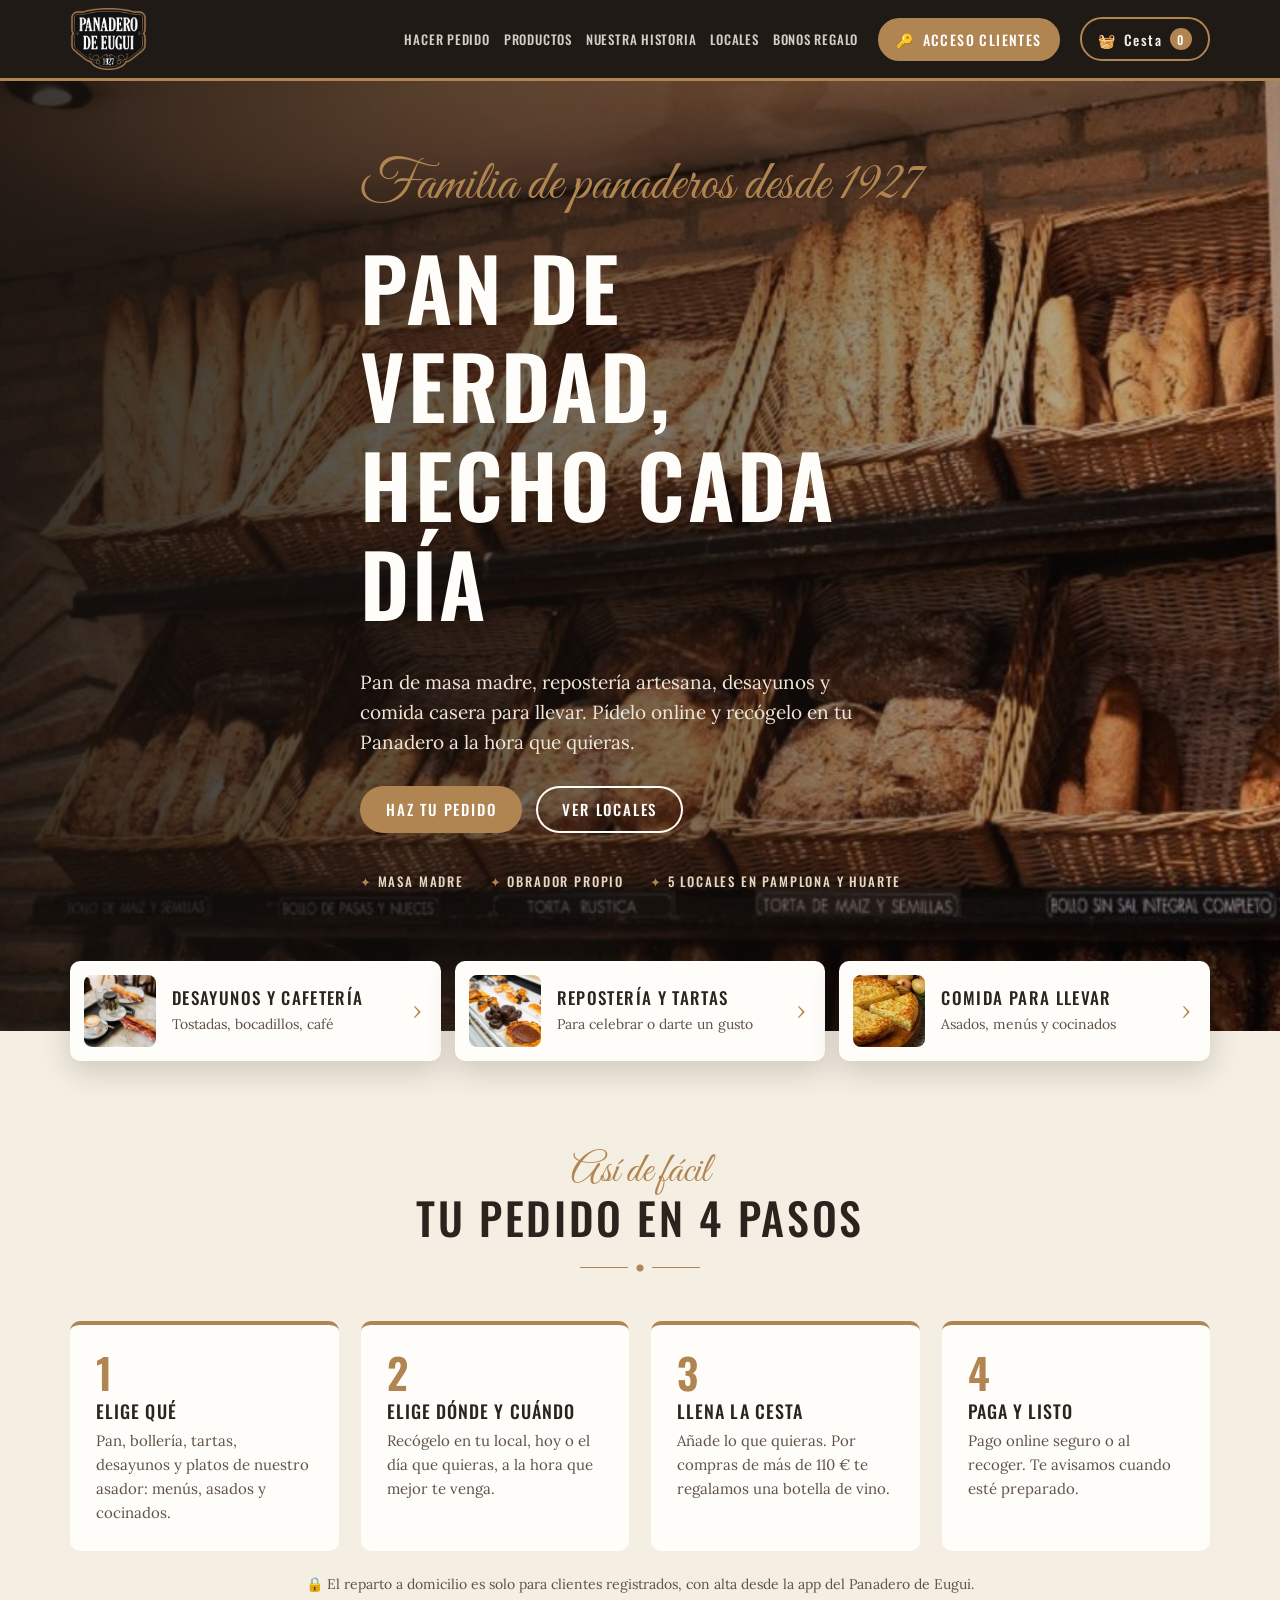
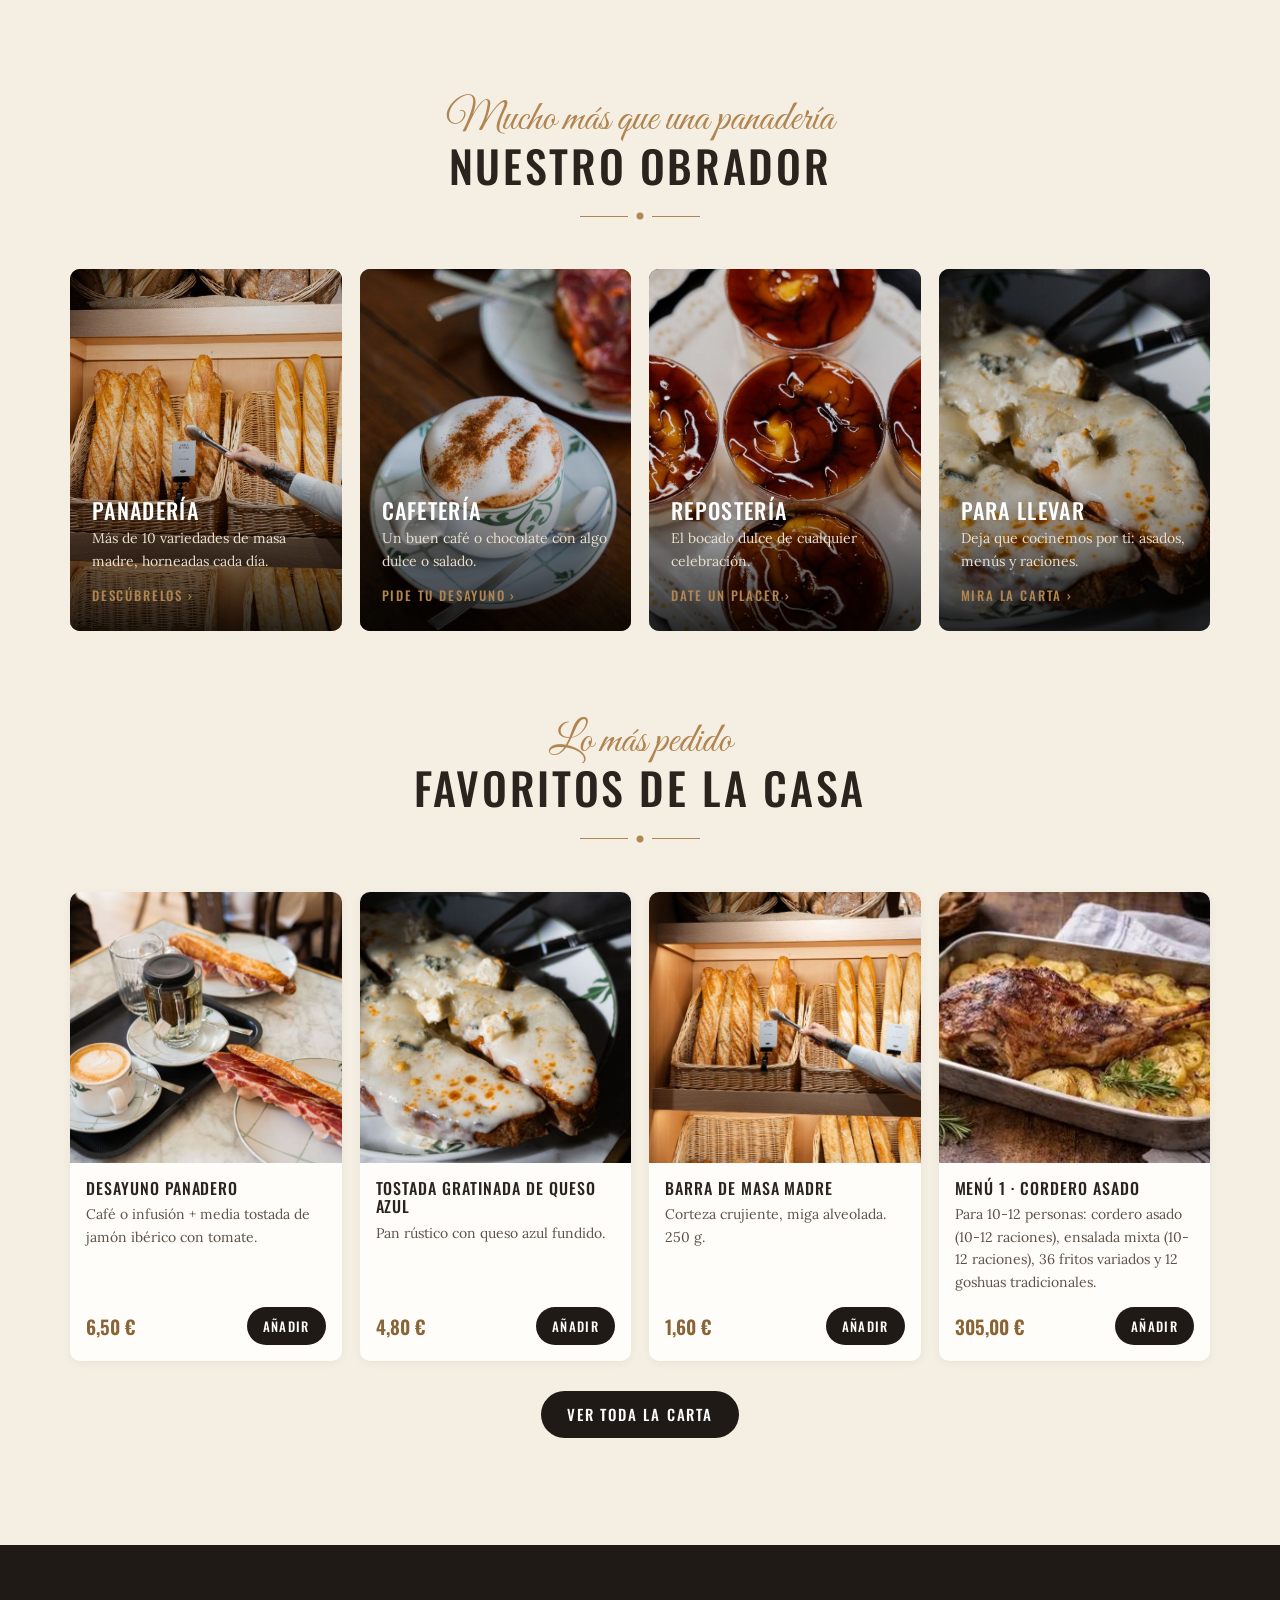
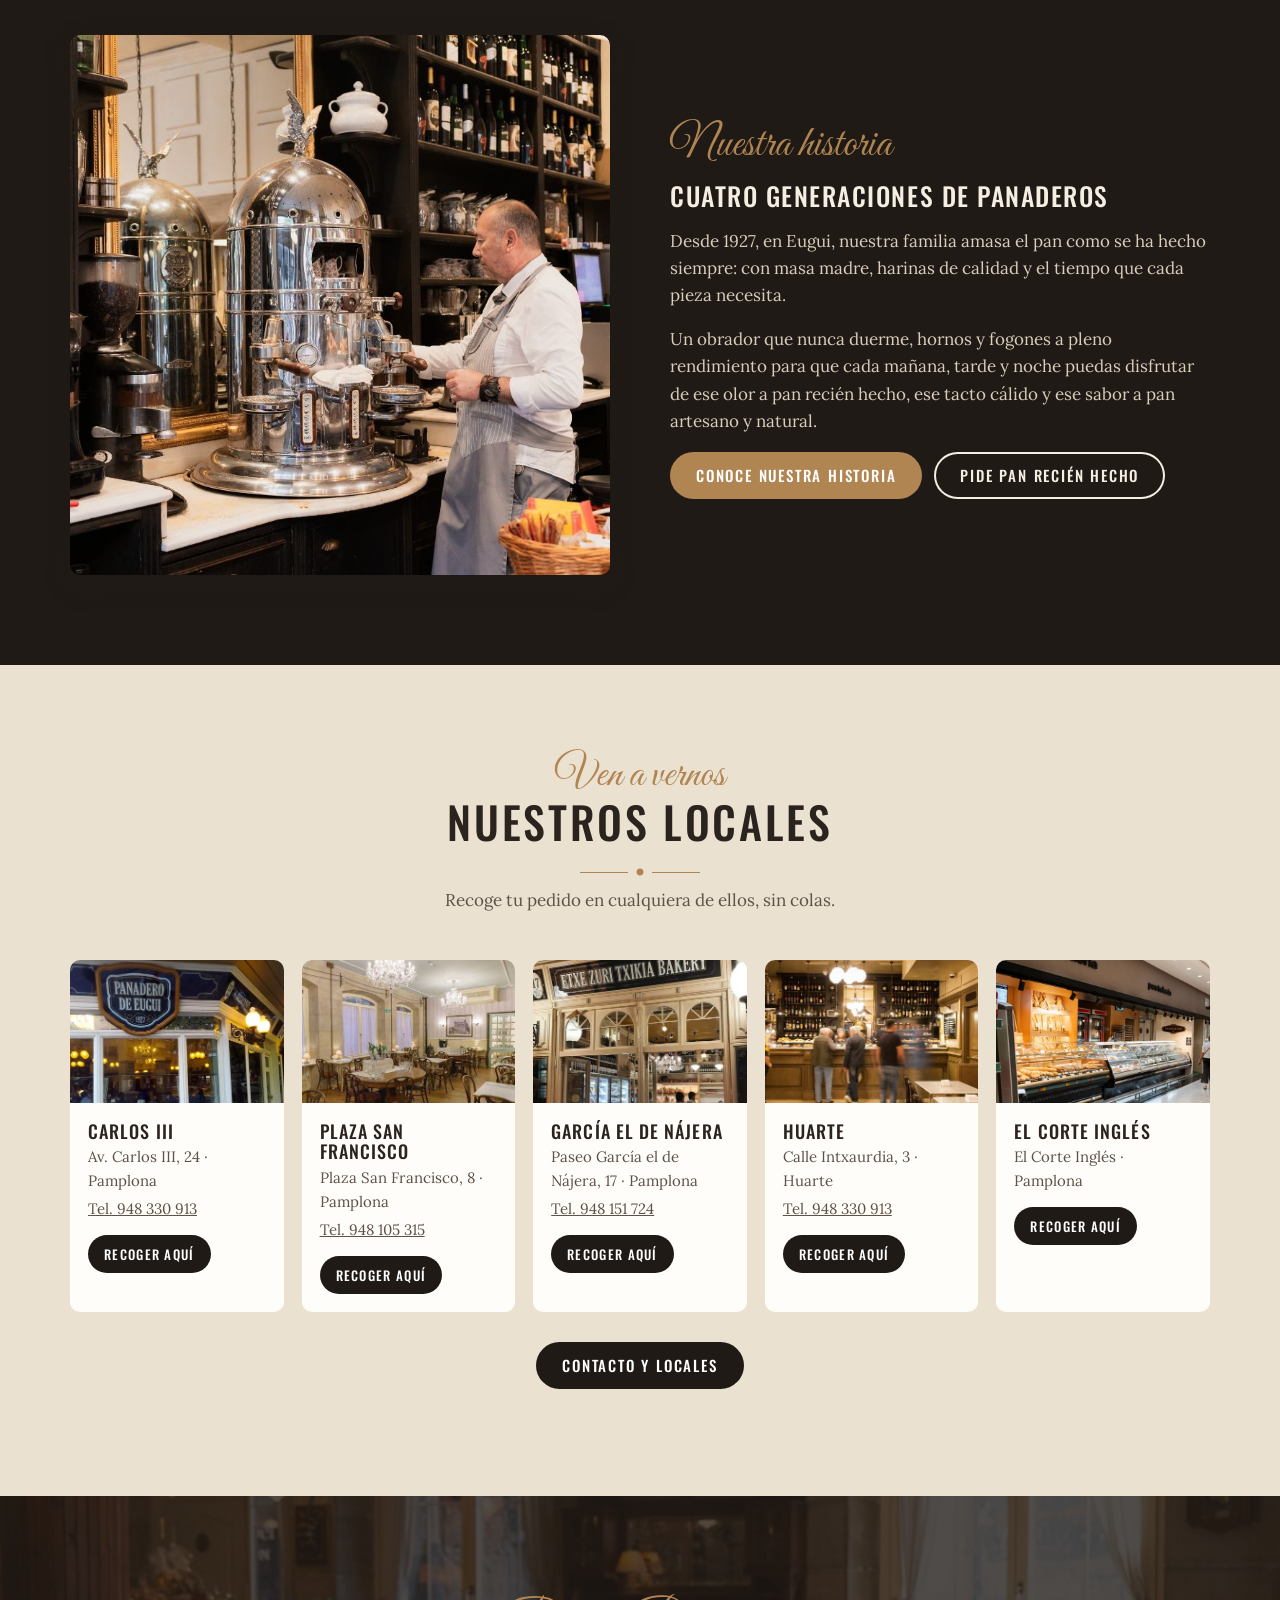
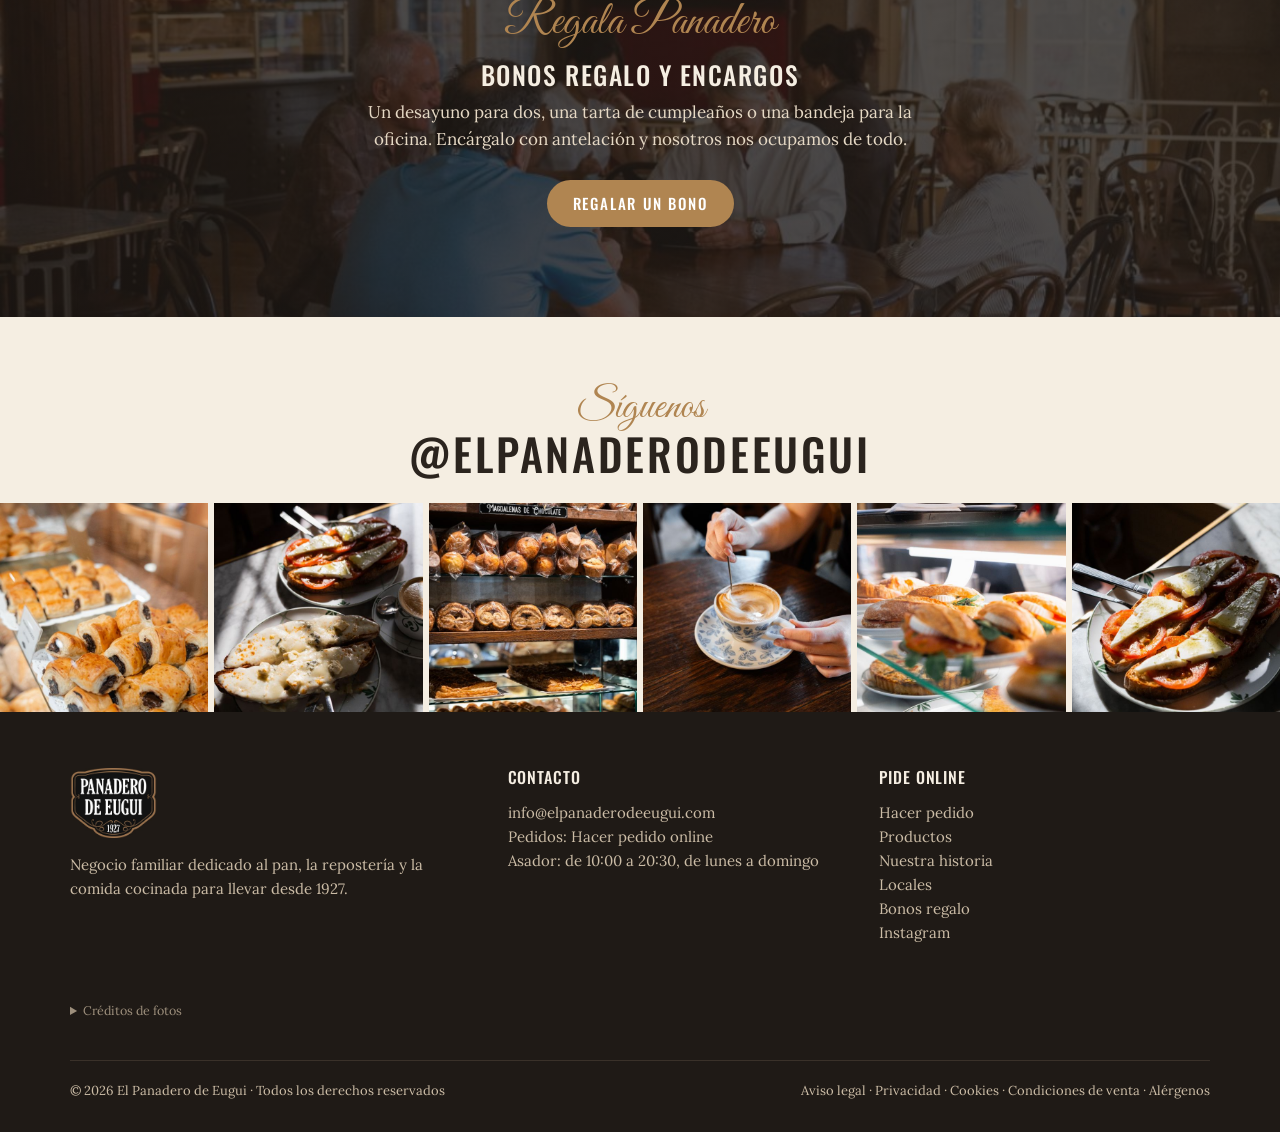
<file: index.html>
<!doctype html>
<html lang="es">
<head>
<meta charset="utf-8">
<meta name="viewport" content="width=device-width,initial-scale=1">
<title>Panadero de Eugui · Familia de panaderos desde 1927</title>
<meta name="description" content="Pan de masa madre, repostería, cafetería y comida para llevar en Pamplona y Huarte. Haz tu pedido online y recógelo en tu tienda.">
<link rel="stylesheet" href="fuentes.css?v=20261023c">
<style>
:root{
  --negro:#1f1a16; --negro-2:#2a231d; --oro:#b08551; --oro-osc:#8a6436;
  --papel:#f5eee2; --papel-2:#ebe1d0; --texto:#2b241e; --texto-suave:#5e5248;
  --blanco:#fffdf9; --ok:#3f6b3a; --radio:10px;
  --sombra:0 10px 30px rgba(31,26,22,.18);
}
*{box-sizing:border-box}
html{scroll-behavior:smooth}
html,body{overflow-x:clip}
body{margin:0;background:var(--papel);color:var(--texto);font:17px/1.6 Lora,Georgia,serif}
img{max-width:100%;display:block}
a{color:inherit}
h1,h2,h3{font-family:Oswald,Arial Narrow,sans-serif;font-weight:500;letter-spacing:.06em;text-transform:uppercase;line-height:1.15;margin:0 0 .4em}
.script{font-family:"Great Vibes",cursive;text-transform:none;letter-spacing:0;font-weight:400;color:var(--oro)}
.wrap{max-width:1180px;margin:0 auto;padding:0 20px}
.skip{position:absolute;left:-999px;top:0;background:var(--oro);color:#fff;padding:10px 16px;z-index:999}
.skip:focus{left:10px;top:10px}
:focus-visible{outline:3px solid var(--oro);outline-offset:3px}
.btn{display:inline-flex;align-items:center;justify-content:center;gap:.5em;border:0;cursor:pointer;font:500 15px/1 Oswald,sans-serif;letter-spacing:.12em;text-transform:uppercase;padding:16px 26px;border-radius:999px;background:var(--oro);color:#fff;text-decoration:none;transition:background .2s,transform .2s}
.btn:hover{background:var(--oro-osc);transform:translateY(-1px)}
.btn.sec{background:transparent;color:inherit;box-shadow:inset 0 0 0 2px currentColor}
.btn.sec:hover{background:rgba(255,255,255,.08)}
.btn.osc{background:var(--negro)}
.btn[disabled]{opacity:.45;cursor:not-allowed;transform:none}

/* Cabecera */
header.top{position:sticky;top:0;z-index:50;background:var(--negro);color:var(--papel);border-bottom:3px solid var(--oro)}
.top .wrap{display:flex;align-items:center;gap:20px;height:78px}
.logo img{height:62px;width:auto}
nav.menu{display:flex;gap:22px;margin-left:auto}
nav.menu a{font:500 14px Oswald,sans-serif;letter-spacing:.14em;text-transform:uppercase;text-decoration:none;opacity:.85}
nav.menu a:hover{opacity:1;color:var(--oro)}
.carrito-btn{position:relative;background:none;border:2px solid var(--oro);color:var(--papel);border-radius:999px;padding:9px 16px;font:500 14px Oswald,sans-serif;letter-spacing:.1em;cursor:pointer;display:flex;gap:8px;align-items:center}
.carrito-btn .n{background:var(--oro);color:#fff;border-radius:999px;min-width:22px;height:22px;display:inline-grid;place-items:center;font-size:12px}
.hamb{display:none;background:none;border:0;color:var(--papel);font-size:28px;cursor:pointer}

/* Hero */
.hero{position:relative;min-height:min(86vh,720px);display:grid;align-items:center;color:var(--blanco);overflow:hidden}
.hero>img{position:absolute;inset:0;width:100%;height:100%;object-fit:cover}
.hero:after{content:"";position:absolute;inset:0;background:linear-gradient(90deg,rgba(20,16,13,.85) 0%,rgba(20,16,13,.55) 55%,rgba(20,16,13,.2) 100%)}
.hero .wrap{position:relative;z-index:1;padding-top:60px;padding-bottom:140px}
@media (max-width:600px){.hero .wrap{padding-bottom:90px}}
.hero .script{font-size:clamp(34px,5vw,56px);display:block;margin-bottom:6px}
.hero h1{font-size:clamp(40px,7vw,86px);font-weight:600;max-width:11ch;letter-spacing:.03em}
.hero p{max-width:520px;font-size:19px;margin:0 0 28px;color:#efe6d8}
.hero .ctas{display:flex;flex-wrap:wrap;gap:14px}
.hero .sello{display:flex;gap:26px;margin-top:38px;font:500 13px Oswald,sans-serif;letter-spacing:.14em;text-transform:uppercase;color:#e6d7c1;flex-wrap:wrap}
.hero .sello span:before{content:"✦ ";color:var(--oro)}

/* Accesos tipo Coffing */
.accesos{margin-top:-70px;position:relative;z-index:2}
.accesos .grid{display:grid;grid-template-columns:repeat(3,1fr);gap:14px}
.acceso{background:var(--blanco);border-radius:var(--radio);box-shadow:var(--sombra);display:flex;align-items:center;gap:16px;padding:14px 20px 14px 14px;text-decoration:none;border:0;cursor:pointer;text-align:left;font:inherit;color:inherit;transition:transform .2s}
.acceso:hover{transform:translateY(-3px)}
.acceso img{width:72px;height:72px;border-radius:8px;object-fit:cover}
.acceso b{display:block;font:500 17px Oswald,sans-serif;letter-spacing:.08em;text-transform:uppercase}
.acceso small{color:var(--texto-suave);font-size:14px}
.acceso .fl{margin-left:auto;font-size:22px;color:var(--oro)}

section{padding:90px 0}
.titulo{text-align:center;margin-bottom:46px}
.titulo .script{font-size:42px;display:block;line-height:1}
.titulo h2{font-size:clamp(28px,4vw,44px)}
.titulo p{max-width:640px;margin:8px auto 0;color:var(--texto-suave)}
.adorno{width:120px;height:14px;margin:10px auto 0;background:radial-gradient(circle,var(--oro) 3px,transparent 4px) center/14px 14px no-repeat,linear-gradient(var(--oro),var(--oro)) left center/48px 1px no-repeat,linear-gradient(var(--oro),var(--oro)) right center/48px 1px no-repeat}

/* Cómo funciona */
.pasos{display:grid;grid-template-columns:repeat(4,1fr);gap:22px;counter-reset:p}
.paso{background:var(--blanco);border-radius:var(--radio);padding:26px;border-top:4px solid var(--oro)}
.paso:before{counter-increment:p;content:counter(p);font:600 42px Oswald;color:var(--oro);display:block;line-height:1;margin-bottom:8px}
.paso h3{font-size:18px}
.paso p{margin:0;color:var(--texto-suave);font-size:15px}

/* Secciones de producto */
.bloques{display:grid;grid-template-columns:repeat(4,1fr);gap:18px}
.bloque{position:relative;border-radius:var(--radio);overflow:hidden;aspect-ratio:3/4;color:#fff;text-decoration:none;background:#000;cursor:pointer;border:0;padding:0;font:inherit;text-align:left}
.bloque img{width:100%;height:100%;object-fit:cover;transition:transform .5s,opacity .3s;opacity:.85}
.bloque:hover img{transform:scale(1.05);opacity:.7}
.bloque div{position:absolute;inset:auto 0 0 0;padding:22px;background:linear-gradient(transparent,rgba(0,0,0,.8))}
.bloque h3{font-size:22px;margin:0}
.bloque p{margin:4px 0 10px;font-size:14px;color:#eadfcd}
.bloque span{font:500 13px Oswald;letter-spacing:.14em;text-transform:uppercase;color:var(--oro)}

/* Historia */
.historia{background:var(--negro);color:var(--papel)}
.historia .wrap{display:grid;grid-template-columns:1fr 1fr;gap:60px;align-items:center}
.historia img{border-radius:var(--radio);box-shadow:var(--sombra)}
.historia p{color:#d9cdbb}
.historia .script{font-size:44px}

/* Catálogo destacado */
.destacados{display:grid;grid-template-columns:repeat(4,1fr);gap:18px}
.prod{background:var(--blanco);border-radius:var(--radio);overflow:hidden;display:flex;flex-direction:column;box-shadow:0 2px 10px rgba(0,0,0,.05)}
.prod img{aspect-ratio:1;object-fit:cover;width:100%}
.prod .c{padding:16px;display:flex;flex-direction:column;gap:6px;flex:1}
.prod h3{font-size:16px;margin:0}
.prod p{margin:0;font-size:14px;color:var(--texto-suave);flex:1}
.prod .pie{display:flex;align-items:center;justify-content:space-between;margin-top:8px}
.precio{font:600 19px Oswald;color:var(--oro-osc)}
.add{background:var(--negro);color:#fff;border:0;border-radius:999px;padding:9px 16px;font:500 13px Oswald;letter-spacing:.1em;text-transform:uppercase;cursor:pointer}
.add:hover{background:var(--oro)}

/* Locales */
.locales{background:var(--papel-2)}
.locs{display:grid;grid-template-columns:repeat(auto-fit,minmax(200px,1fr));gap:18px}
.loc{background:var(--blanco);border-radius:var(--radio);overflow:hidden}
.loc img{aspect-ratio:3/2;object-fit:cover;width:100%}
.loc .c{padding:18px}
.loc h3{font-size:18px;margin-bottom:4px}
.loc p{margin:0 0 4px;font-size:15px;color:var(--texto-suave)}

/* Insta */
.insta{display:grid;grid-template-columns:repeat(6,1fr);gap:6px}
.insta img{aspect-ratio:1;object-fit:cover;width:100%}

/* Bono */
.bono{background:linear-gradient(rgba(31,26,22,.78),rgba(31,26,22,.78)),var(--bg) center/cover;color:var(--papel);text-align:center}
.bono .script{font-size:46px}
.bono p{max-width:560px;margin:0 auto 26px;color:#e6d9c5}

footer{background:var(--negro);color:#cbbca6;padding:56px 0 30px;font-size:15px}
footer .wrap{display:grid;grid-template-columns:1.2fr 1fr 1fr;gap:40px}
footer h3{color:var(--papel);font-size:16px}
footer a{text-decoration:none}
footer a:hover{color:var(--oro)}
footer .legal{grid-column:1/-1;border-top:1px solid #3a3129;padding-top:20px;font-size:13px;display:flex;justify-content:space-between;flex-wrap:wrap;gap:10px}

/* ===== Tienda (flujo de pedido) ===== */
.capa{position:fixed;inset:0;background:rgba(15,12,10,.6);z-index:80;display:none;align-items:center;justify-content:center;padding:16px}
.capa.on{display:flex}
.modal{background:var(--papel);border-radius:14px;max-width:620px;width:100%;max-height:92vh;overflow:auto;padding:34px;position:relative;box-shadow:var(--sombra)}
.modal h2{font-size:24px}
.cerrar{position:absolute;top:14px;right:14px;background:none;border:0;font-size:28px;cursor:pointer;color:var(--texto);width:44px;height:44px}
.servicios{display:grid;grid-template-columns:1fr 1fr;gap:12px;margin-top:18px}
.serv{background:var(--negro);color:var(--papel);border:0;border-radius:10px;padding:22px 14px;cursor:pointer;font:500 16px Oswald;letter-spacing:.06em;text-align:center}
.serv .ico{font-size:28px;display:block;margin-bottom:6px}
.serv small{display:block;font:400 13px Lora;color:#cdbfa9;margin-top:4px;letter-spacing:0}
.serv:hover,.serv[aria-pressed=true]{background:var(--oro)}
.lista-locales{display:grid;gap:10px;margin-top:16px}
.opt{display:flex;gap:14px;align-items:center;background:var(--blanco);border:2px solid transparent;border-radius:10px;padding:10px;cursor:pointer;text-align:left;font:inherit;color:inherit}
.opt img{width:64px;height:48px;object-fit:cover;border-radius:6px}
.opt b{font:500 16px Oswald;letter-spacing:.05em}
.opt small{display:block;color:var(--texto-suave)}
.opt[aria-pressed=true],.opt:hover{border-color:var(--oro)}
label{display:block;font:500 13px Oswald;letter-spacing:.1em;text-transform:uppercase;margin:16px 0 6px}
input,select,textarea{width:100%;font:16px Lora,serif;padding:12px 14px;border:1px solid #cdbfa9;border-radius:8px;background:var(--blanco);color:var(--texto)}
.fila{display:grid;grid-template-columns:1fr 1fr;gap:12px}
.horas{display:flex;flex-wrap:wrap;gap:8px;margin-top:6px}
.hora{border:1px solid #cdbfa9;background:var(--blanco);border-radius:999px;padding:8px 14px;cursor:pointer;font:15px Lora}
.hora[aria-pressed=true]{background:var(--negro);color:#fff;border-color:var(--negro)}
.aviso{font-size:14px;color:var(--texto-suave);margin-top:8px}
.err{color:#a3321f;font-size:14px;margin-top:8px;min-height:1em}

/* Página de pedido */
#tienda{display:none;padding:0 0 120px;background:var(--papel)}
body.modo-tienda #tienda{display:block}
body.modo-tienda main.inicio{display:none}
.barra-pedido{background:var(--negro-2);color:var(--papel);padding:14px 0;position:sticky;top:81px;z-index:40}
.barra-pedido .wrap{display:flex;gap:16px;align-items:center;flex-wrap:wrap;font-size:15px}
.barra-pedido b{color:var(--oro);font-weight:600}
.barra-pedido button{margin-left:auto;background:none;border:1px solid var(--oro);color:var(--papel);border-radius:999px;padding:6px 14px;cursor:pointer;font:14px Lora}
.tienda-cab{padding:40px 0 10px}
.tabs{display:flex;gap:8px;overflow-x:auto;padding:10px 0 18px;position:sticky;top:137px;background:var(--papel);z-index:30}
.tab{flex:none;border:1px solid var(--negro);background:transparent;border-radius:999px;padding:10px 18px;font:500 14px Oswald;letter-spacing:.1em;text-transform:uppercase;cursor:pointer;color:var(--negro)}
.tab[aria-selected=true]{background:var(--negro);color:var(--papel)}
.cat-tit{margin:34px 0 16px;font-size:26px;display:flex;align-items:center;gap:14px}
.cat-tit:after{content:"";flex:1;height:1px;background:#cdbfa9}
.lista-prod{display:grid;grid-template-columns:repeat(auto-fill,minmax(250px,1fr));gap:18px}
.cant{display:flex;align-items:center;gap:6px}
.cant button{width:34px;height:34px;border-radius:50%;border:1px solid var(--negro);background:var(--blanco);cursor:pointer;font-size:18px;line-height:1}
.cant span{min-width:22px;text-align:center;font:600 16px Oswald}

/* Carrito */
.panel{position:fixed;top:0;right:0;height:100%;width:min(420px,100%);background:var(--blanco);z-index:90;transform:translateX(105%);transition:transform .3s;display:flex;flex-direction:column;box-shadow:-10px 0 30px rgba(0,0,0,.2)}
.panel.on{transform:none}
.panel header{display:flex;align-items:center;justify-content:space-between;padding:20px 22px;border-bottom:1px solid var(--papel-2)}
.panel header h2{margin:0;font-size:22px}
.items{flex:1;overflow:auto;padding:10px 22px}
.item{display:grid;grid-template-columns:56px 1fr auto;gap:12px;align-items:center;padding:12px 0;border-bottom:1px solid var(--papel-2)}
.item img{width:56px;height:56px;border-radius:8px;object-fit:cover}
.item b{font:500 15px Oswald;letter-spacing:.04em}
.item small{display:block;color:var(--texto-suave)}
.panel footer{background:var(--papel);color:var(--texto);padding:20px 22px;display:block}
.tot{display:flex;justify-content:space-between;margin:4px 0;font-size:15px}
.tot.g{font:600 22px Oswald;margin:10px 0 14px}
.vacio{text-align:center;color:var(--texto-suave);padding:50px 10px}
.fondo-panel{position:fixed;inset:0;background:rgba(0,0,0,.4);z-index:85;display:none}
.fondo-panel.on{display:block}
.flotante{position:fixed;bottom:18px;left:50%;transform:translateX(-50%);z-index:60;display:none;box-shadow:var(--sombra)}
body.modo-tienda .flotante.hay{display:inline-flex}

/* Checkout */
.pagos{display:grid;gap:10px;margin-top:6px}
.pago{display:flex;gap:12px;align-items:flex-start;background:var(--blanco);border:2px solid #e0d4c1;border-radius:10px;padding:14px;cursor:pointer}
.pago input{width:auto;margin-top:5px}
.pago.off{opacity:.55;cursor:not-allowed}
.pago b{font:500 16px Oswald;letter-spacing:.05em}
.pago small{display:block;color:var(--texto-suave)}
.resumen{background:var(--blanco);border-radius:10px;padding:14px 16px;margin-top:16px;font-size:15px}
.ok-ico{width:70px;height:70px;border-radius:50%;background:var(--ok);color:#fff;display:grid;place-items:center;font-size:36px;margin:0 auto 14px}
.chk{display:flex;gap:10px;align-items:flex-start;font-size:14px;margin-top:14px}
.chk input{width:auto;margin-top:4px}

@media (max-width:980px){
  nav.menu{display:none;position:absolute;top:81px;left:0;right:0;background:var(--negro);flex-direction:column;padding:16px 20px;gap:14px}
  nav.menu.on{display:flex}
  .hamb{display:block}
  .carrito-btn{margin-left:auto}
  .accesos .grid,.bloques,.destacados{grid-template-columns:repeat(2,1fr)}
  .pasos{grid-template-columns:repeat(2,1fr)}
  .historia .wrap{grid-template-columns:1fr}
  .insta{grid-template-columns:repeat(3,1fr)}
  footer .wrap{grid-template-columns:1fr}
}
@media (max-width:600px){
  body{font-size:16px}
  .top .wrap{height:68px}.logo img{height:52px}
  nav.menu{top:71px}.barra-pedido{top:71px}.tabs{top:127px}
  .accesos{margin-top:-40px}
  .accesos .grid,.bloques,.destacados,.pasos{grid-template-columns:1fr}
  .bloque{aspect-ratio:16/10}
  .servicios,.fila{grid-template-columns:1fr}
  .modal{padding:26px 18px}
  section{padding:64px 0}
  .carrito-btn .t{display:none}
}
@media (prefers-reduced-motion:reduce){*{transition:none!important;scroll-behavior:auto!important}}
</style>
</head>
<body>
<a class="skip" href="#contenido">Saltar al contenido</a>

<header class="top">
  <div class="wrap">
    <a class="logo" href="#" aria-label="Panadero de Eugui, inicio"><img data-img="logo" src="[data-uri]" alt="Panadero de Eugui 1927"></a>
    <nav class="menu" id="menu" aria-label="Principal">
      <a href="#" onclick="abrirPedido();return false">Hacer pedido</a>
      <a href="#productos">Productos</a>
      <a href="#nuestra-historia">Nuestra historia</a>
      <a href="#contacto-locales">Locales</a>
      <a href="#bonos-regalo">Bonos regalo</a>
    </nav>
    <button class="carrito-btn" onclick="abrirCarrito()" aria-label="Ver cesta"><span aria-hidden="true">🧺</span><span class="t">Cesta</span><span class="n" id="nCesta">0</span></button>
    <button class="hamb" aria-label="Abrir menú" aria-expanded="false" aria-controls="menu" onclick="toggleMenu(this)">☰</button>
  </div>
</header>

<div id="contenido"></div>
<main class="inicio">
  <section class="hero" style="padding:0">
    <img data-img="hero-pan" src="[data-uri]" alt="Cestas de pan de masa madre recién horneado en el obrador">
    <div class="wrap">
      <span class="script">Familia de panaderos desde 1927</span>
      <h1>Pan de verdad, hecho cada día</h1>
      <p>Pan de masa madre, repostería artesana, desayunos y comida casera para llevar. Pídelo online y recógelo en tu Panadero a la hora que quieras.</p>
      <div class="ctas">
        <button class="btn" onclick="abrirPedido()">Haz tu pedido</button>
        <a class="btn sec" href="#contacto-locales">Ver locales</a>
      </div>
      <div class="sello"><span>Masa madre</span><span>Obrador propio</span><span>5 locales en Pamplona y Huarte</span></div>
    </div>
  </section>

  <div class="accesos"><div class="wrap"><div class="grid">
    <button class="acceso" onclick="abrirPedido('desayunos')"><img data-img="desayuno-jamon" src="[data-uri]" alt=""><span><b>Desayunos y cafetería</b><small>Tostadas, bocadillos, café</small></span><span class="fl" aria-hidden="true">›</span></button>
    <button class="acceso" onclick="abrirPedido('reposteria')"><img data-img="vitrina-dulces" src="[data-uri]" alt=""><span><b>Repostería y tartas</b><small>Para celebrar o darte un gusto</small></span><span class="fl" aria-hidden="true">›</span></button>
    <button class="acceso" onclick="abrirPedido('llevar')"><img data-img="tortilla" src="[data-uri]" alt=""><span><b>Comida para llevar</b><small>Asados, menús y cocinados</small></span><span class="fl" aria-hidden="true">›</span></button>
  </div></div></div>

  <section>
    <div class="wrap">
      <div class="titulo"><span class="script">Así de fácil</span><h2>Tu pedido en 4 pasos</h2><div class="adorno"></div></div>
      <div class="pasos">
        <div class="paso"><h3>Elige qué</h3><p>Pan, bollería, tartas, desayunos y platos de nuestro asador: menús, asados y cocinados.</p></div>
        <div class="paso"><h3>Elige dónde y cuándo</h3><p>Recógelo en tu local, hoy o el día que quieras, a la hora que mejor te venga.</p></div>
        <div class="paso"><h3>Llena la cesta</h3><p>Añade lo que quieras. Por compras de más de 110 € te regalamos una botella de vino.</p></div>
        <div class="paso"><h3>Paga y listo</h3><p>Pago online seguro o al recoger. Te avisamos cuando esté preparado.</p></div>
      </div>
      <p class="aviso" style="text-align:center;margin-top:22px">🔒 El reparto a domicilio es solo para clientes registrados, con alta desde la app del Panadero de Eugui.</p>
      <div hidden>
      </div>
    </div>
  </section>

  <section id="obrador" style="padding-top:0">
    <div class="wrap">
      <div class="titulo"><span class="script">Mucho más que una panadería</span><h2>Nuestro obrador</h2><div class="adorno"></div></div>
      <div class="bloques">
        <button class="bloque" onclick="location.hash='panaderia'"><img data-img="barras" src="[data-uri]" alt="Barras de pan artesano en cestas de mimbre"><div><h3>Panadería</h3><p>Más de 10 variedades de masa madre, horneadas cada día.</p><span>Descúbrelos ›</span></div></button>
        <button class="bloque" onclick="location.hash='cafeteria'"><img data-img="capuchino" src="[data-uri]" alt="Capuchino con canela en taza de porcelana"><div><h3>Cafetería</h3><p>Un buen café o chocolate con algo dulce o salado.</p><span>Pide tu desayuno ›</span></div></button>
        <button class="bloque" onclick="location.hash='reposteria'"><img data-img="cuajadas" src="[data-uri]" alt="Postres caramelizados vistos desde arriba"><div><h3>Repostería</h3><p>El bocado dulce de cualquier celebración.</p><span>Date un placer ›</span></div></button>
        <button class="bloque" onclick="location.hash='comida-para-llevar'"><img data-img="tostada-queso" src="[data-uri]" alt="Tostada gratinada con queso azul"><div><h3>Para llevar</h3><p>Deja que cocinemos por ti: asados, menús y raciones.</p><span>Mira la carta ›</span></div></button>
      </div>
    </div>
  </section>

  <section style="padding-top:0">
    <div class="wrap">
      <div class="titulo"><span class="script">Lo más pedido</span><h2>Favoritos de la casa</h2><div class="adorno"></div></div>
      <div class="destacados" id="destacados"></div>
      <p style="text-align:center;margin-top:30px"><button class="btn osc" onclick="abrirPedido()">Ver toda la carta</button></p>
    </div>
  </section>

  <section class="historia" id="historia">
    <div class="wrap">
      <img data-img="cafetera" src="[data-uri]" alt="Nuestro cafetero preparando café en la cafetera clásica de Carlos III">
      <div>
        <span class="script">Nuestra historia</span>
        <h2>Cuatro generaciones de panaderos</h2>
        <p>Desde 1927, en Eugui, nuestra familia amasa el pan como se ha hecho siempre: con masa madre, harinas de calidad y el tiempo que cada pieza necesita.</p>
        <p>Un obrador que nunca duerme, hornos y fogones a pleno rendimiento para que cada mañana, tarde y noche puedas disfrutar de ese olor a pan recién hecho, ese tacto cálido y ese sabor a pan artesano y natural.</p>
        <div style="display:flex;gap:12px;flex-wrap:wrap"><a class="btn" href="#nuestra-historia">Conoce nuestra historia</a><button class="btn sec" onclick="abrirPedido('pan')">Pide pan recién hecho</button></div>
      </div>
    </div>
  </section>

  <section class="locales" id="locales">
    <div class="wrap">
      <div class="titulo"><span class="script">Ven a vernos</span><h2>Nuestros locales</h2><div class="adorno"></div><p>Recoge tu pedido en cualquiera de ellos, sin colas.</p></div>
      <div class="locs" id="locs"></div>
      <p style="text-align:center;margin-top:30px"><a class="btn osc" href="#contacto-locales">Contacto y locales</a></p>
    </div>
  </section>

  <section class="bono" id="bono" data-bg="hero-salon">
    <div class="wrap">
      <span class="script">Regala Panadero</span>
      <h2>Bonos regalo y encargos</h2>
      <p>Un desayuno para dos, una tarta de cumpleaños o una bandeja para la oficina. Encárgalo con antelación y nosotros nos ocupamos de todo.</p>
      <a class="btn" href="#bonos-regalo">Regalar un bono</a>
    </div>
  </section>

  <section style="padding:70px 0 0">
    <div class="wrap titulo" style="margin-bottom:24px"><span class="script">Síguenos</span><h2>@elpanaderodeeugui</h2></div>
    <div class="insta">
      <img data-img="napolitanas" src="[data-uri]" alt="Napolitanas de chocolate en el mostrador">
      <img data-img="tostadas" src="[data-uri]" alt="Tostadas con tomate y queso y café">
      <img data-img="magdalenas" src="[data-uri]" alt="Magdalenas y palmeras en la vitrina">
      <img data-img="cafe" src="[data-uri]" alt="Café con leche en taza de porcelana azul">
      <img data-img="bocadillos" src="[data-uri]" alt="Bocadillos variados en la barra">
      <img data-img="tostada-tomate" src="[data-uri]" alt="Tostada de tomate con queso">
    </div>
  </section>
</main>
<!-- ===== PÁGINAS INTERIORES (textos de elpanaderodeeugui.com) ===== -->
<style>
.vista{display:none;background:var(--papel)}
a.add,a.btn{text-decoration:none;display:inline-flex;align-items:center}
.vista.on{display:block}
body.en-vista main.inicio{display:none}
.v-cab{position:relative;min-height:340px;display:grid;align-items:end;color:var(--blanco);overflow:hidden;background:var(--negro)}
.v-cab>img{position:absolute;inset:0;width:100%;height:100%;object-fit:cover}
.v-cab:after{content:"";position:absolute;inset:0;background:linear-gradient(0deg,rgba(20,16,13,.88) 0%,rgba(20,16,13,.45) 60%,rgba(20,16,13,.3) 100%)}
.v-cab .wrap{position:relative;z-index:1;padding-top:70px;padding-bottom:44px;width:100%}
.v-cab h1{font-size:clamp(34px,6vw,64px);margin:0}
.v-cab .script{font-size:clamp(26px,3.6vw,40px);display:block;margin-top:4px}
.volver{display:inline-block;margin-bottom:18px;color:#e6d7c1;text-decoration:none;font:500 13px Oswald,sans-serif;letter-spacing:.14em;text-transform:uppercase}
.volver:hover{color:var(--oro)}
.v-cuerpo{padding:70px 0}
.v-dos{display:grid;grid-template-columns:1fr 1fr;gap:56px;align-items:center}
.v-dos+.v-dos{margin-top:70px}
.v-dos img{border-radius:var(--radio);box-shadow:var(--sombra);width:100%}
.v-dos h2{font-size:clamp(24px,3vw,34px)}
.v-dos .script{font-size:34px;display:block;line-height:1.1}
.v-dos p{color:var(--texto-suave)}
.v-ctas{display:flex;flex-wrap:wrap;gap:12px;margin-top:22px}
.v-ctas .btn.sec{color:var(--negro)}
figure{margin:0}
figcaption{font-size:14px;color:var(--texto-suave);font-style:italic;margin-top:8px}
.hito{display:grid;grid-template-columns:110px 1fr;gap:18px;padding:16px 0;border-top:1px solid #dccfb9}
.hito b{font:600 30px Oswald;color:var(--oro)}
.hito p{margin:0}
.galeria{display:grid;grid-template-columns:repeat(3,1fr);gap:18px;margin-top:56px}
.v-oscura{background:var(--negro);color:var(--papel);padding:70px 0}
.v-oscura p{color:#d9cdbb}
.v-oscura h2{color:var(--papel)}
.tarjetas{display:grid;grid-template-columns:repeat(4,1fr);gap:18px}
.tarj{background:var(--blanco);border-radius:var(--radio);overflow:hidden;display:flex;flex-direction:column}
.tarj img{aspect-ratio:4/3;object-fit:cover;width:100%}
.tarj .c{padding:18px;display:flex;flex-direction:column;gap:8px;flex:1}
.tarj h3{margin:0;font-size:20px}
.tarj p{margin:0;color:var(--texto-suave);font-size:15px;flex:1}
.tarj .acc{display:flex;gap:8px;flex-wrap:wrap;margin-top:8px}
.carta-res{display:grid;grid-template-columns:repeat(2,1fr);gap:22px;margin-top:10px}
.carta-res section{background:var(--blanco);border-radius:var(--radio);padding:22px 24px}
.carta-res h3{font-size:20px;color:var(--oro-osc);margin-bottom:10px}
.fila-precio{display:flex;justify-content:space-between;gap:14px;padding:7px 0;border-bottom:1px dotted #cdbfa9;font-size:15px}
.fila-precio span:last-child{font:600 15px Oswald;color:var(--negro);white-space:nowrap}
.fila-precio small{display:block;color:var(--texto-suave);font-size:13px}
.loc-grande{display:grid;grid-template-columns:1fr 1fr;gap:22px}
.loc-grande article{background:var(--blanco);border-radius:var(--radio);overflow:hidden;display:grid;grid-template-columns:44% 1fr}
.loc-grande img{width:100%;height:100%;object-fit:cover;min-height:200px}
.loc-grande .c{padding:20px}
.loc-grande h3{font-size:20px;margin-bottom:6px}
.loc-grande p{margin:0 0 6px;color:var(--texto-suave);font-size:15px}
.contacto-cab{text-align:center;margin-bottom:40px}
.contacto-cab a{font:500 18px Oswald;letter-spacing:.08em;color:var(--oro-osc)}
@media (max-width:980px){.v-dos,.carta-res,.loc-grande{grid-template-columns:1fr}.tarjetas{grid-template-columns:repeat(2,1fr)}.galeria{grid-template-columns:1fr 1fr}.v-dos.inv>:first-child{order:2}}
@media (max-width:600px){.tarjetas,.galeria{grid-template-columns:1fr}.loc-grande article{grid-template-columns:1fr}.hito{grid-template-columns:1fr;gap:4px}.v-cuerpo{padding:50px 0}}
</style>

<!-- Productos -->
<div class="vista" id="v-productos" data-titulo="Productos">
  <section class="v-cab" style="padding:0"><img data-img="hero-pan" alt=""><div class="wrap"><a class="volver" href="#">← Inicio</a><h1>Productos</h1><span class="script">Mucho más que una panadería</span></div></section>
  <section class="v-cuerpo"><div class="wrap">
    <div class="tarjetas">
      <article class="tarj"><img data-img="barras" alt="Barras de pan artesano en cestas de mimbre"><div class="c"><h3>Panadería</h3><p>Escoja entre nuestra oferta de panes siempre recién horneados.</p><div class="acc"><a class="add" href="#panaderia">Descúbralos</a><a class="add" href="pedidos.html?v=20261023c#pan" style="background:var(--oro)">Pedir</a></div></div></article>
      <article class="tarj"><img data-img="capuchino" alt="Capuchino con canela"><div class="c"><h3>Cafetería</h3><p>Disfrute de un buen café o chocolate y acompáñelo con una de nuestras propuestas de dulces o salados.</p><div class="acc"><a class="add" href="#cafeteria">Visítenos</a><a class="add" href="pedidos.html?v=20261023c#desayunos" style="background:var(--oro)">Pedir</a></div></div></article>
      <article class="tarj"><img data-img="cuajadas" alt="Postres caramelizados"><div class="c"><h3>Repostería</h3><p>El bocado dulce de cualquier celebración o, simplemente, porque le apetece.</p><div class="acc"><a class="add" href="#reposteria">Dése un placer</a><a class="add" href="pedidos.html?v=20261023c#reposteria" style="background:var(--oro)">Pedir</a></div></div></article>
      <article class="tarj"><img data-img="pollo-asado" alt="Pollo asado"><div class="c"><h3>Comida para llevar</h3><p>Deje que nosotros le preparemos la comida. Dejará de cocinar.</p><div class="acc"><a class="add" href="#comida-para-llevar">Mire nuestra carta</a><a class="add" href="pedidos.html?v=20261023c#llevar" style="background:var(--oro)">Pedir</a></div></div></article>
    </div>
  </div></section>
</div>

<!-- Panadería -->
<div class="vista" id="v-panaderia" data-titulo="Panadería">
  <section class="v-cab" style="padding:0"><img data-img="hero-pan" alt=""><div class="wrap"><a class="volver" href="#productos">← Productos</a><h1>Panadería</h1><span class="script">Productos elaborados de forma artesanal para volver a disfrutar del placer de comer pan</span></div></section>
  <section class="v-cuerpo"><div class="wrap">
    <div class="v-dos">
      <div><h2>Un pan que puedes oler, escuchar, sentir y degustar</h2>
        <p>Solo al caminar por la terraza ya lo has sentido. Es un aroma especial, intenso y al mismo tiempo sutil; pero inconfundible.</p>
        <p>Un obrador que nunca duerme, hornos y fogones, nuestro equipo, a pleno rendimiento, para que todas las mañanas, tardes y noches, puedas disfrutar de esa sensación, ese olor a pan recién hecho, ese tacto cálido y ese sabor a pan artesano y natural.</p></div>
      <img data-img="barras" alt="Barras de pan artesano en cestas de mimbre">
    </div>
    <div class="v-dos inv">
      <img data-img="hero-pan" alt="Cestas de pan de masa madre recién horneado">
      <div><h2>Suave, crujiente y siempre recién hecho</h2>
        <p>El Panadero de Eugui dispone de una variedad de panes hidratados, elaborados cuidadosamente uno a uno, mediante un proceso artesano.</p>
        <p>Más de 10 variedades de pan hechos a partir de masa madre, que elaboramos cuidadosamente todos los días mediante un proceso artesano.</p>
        <div class="v-ctas"><a class="btn" href="pedidos.html?v=20261023c#pan">Pide tu pan</a><a class="btn sec" href="#productos">Ver otros productos</a></div></div>
    </div>
  </div></section>
</div>

<!-- Cafetería -->
<div class="vista" id="v-cafeteria" data-titulo="Cafetería">
  <section class="v-cab" style="padding:0"><img data-img="cafetera" alt=""><div class="wrap"><a class="volver" href="#productos">← Productos</a><h1>Cafetería</h1><span class="script">Una pausa para disfrutar de nuestros productos recién hechos, en un ambiente acogedor</span></div></section>
  <section class="v-cuerpo"><div class="wrap">
    <div class="v-dos">
      <div><h2>Nuestro café se tuesta en casa</h2>
        <p>Un gran salón estilo francés. De fondo suena ‘Apocalíptica’ de Anton Bruckner, o quizá sea otra obra de música clásica. Es un sonido tenue, sutil.</p>
        <p>Eso sí, al acercarte a la entrada, miles de aromas, a pan y a café recién hecho se han agolpado ante ti, creando un mundo de sensaciones.</p>
        <p>¿Lo reconoces? Es el momento.</p></div>
      <img data-img="hero-salon" alt="Salón de la cafetería">
    </div>
    <div class="v-dos inv">
      <img data-img="capuchino" alt="Capuchino con canela">
      <div><span class="script">Oler, escuchar y sentir.</span><h2>Un lugar donde activar los sentidos, un espacio para compartir momentos</h2>
        <p>Disfrutar de una rica taza de café natural recién tostado, chocolate, té, elaborados de manera natural, para degustar como prefieras, con algo dulce o quizá hoy algo salado, solo o en compañía, con la prensa del día o un buen libro.</p>
        <p>Hace muchos años que en El Panadero de Eugui creamos un espacio pensado y diseñado para disfrutar de cada instante, como prefieras.</p>
        <div class="v-ctas"><a class="btn" href="pedidos.html?v=20261023c#desayunos">Pide tu desayuno</a><a class="btn sec" href="#contacto-locales">Visítenos</a></div></div>
    </div>
    <div class="galeria"><img data-img="bocadillos" alt="Bocadillos"><img data-img="tostadas" alt="Tostadas con café"><img data-img="desayuno-jamon" alt="Desayuno con jamón"></div>
  </div></section>
</div>

<!-- Repostería -->
<div class="vista" id="v-reposteria" data-titulo="Repostería">
  <section class="v-cab" style="padding:0"><img data-img="vitrina-dulces" alt=""><div class="wrap"><a class="volver" href="#productos">← Productos</a><h1>Repostería</h1><span class="script">Tartas, dulces, hojaldres, miniaturas, todo un placer para el paladar</span></div></section>
  <section class="v-cuerpo"><div class="wrap">
    <div class="v-dos">
      <div><h2>La vida son momentos</h2>
        <p>La vida son momentos, y queremos que los que viváis junto a nosotros sean los más dulces y deliciosos.</p>
        <p>Toda nuestra repostería se elabora con materias primas de primera calidad. Mantequillas y natas, chocolate y cacao en la cantidad justa y con el trato y horneado más artesanal.</p>
        <p>Nuestros obradores seleccionan los mejores ingredientes, buscan la mejor proporción de los mismos y crean con sus manos, pasteles, pastas, chocolates, dulces, tartas… exquisitos.</p>
        <div class="v-ctas"><a class="btn" href="pedidos.html?v=20261023c#reposteria">Encarga tu tarta</a><a class="btn sec" href="pedidos.html?v=20261023c#bolleria">Bollería</a></div></div>
      <img data-img="cuajadas" alt="Postres caramelizados vistos desde arriba">
    </div>
    <div class="galeria"><img data-img="napolitanas" alt="Napolitanas de chocolate"><img data-img="magdalenas" alt="Magdalenas y palmeras"><img data-img="vitrina-dulces" alt="Vitrina de dulces"></div>
  </div></section>
</div>

<!-- Comida para llevar -->
<div class="vista" id="v-comida-para-llevar" data-titulo="Comida para llevar">
  <section class="v-cab" style="padding:0"><img data-img="pollo-asado" alt=""><div class="wrap"><a class="volver" href="#productos">← Productos</a><h1>Comida para llevar</h1><span class="script">Una amplia carta donde poder encargar tu celebración familiar o simplemente porque hoy no te apetece cocinar</span></div></section>
  <section class="v-cuerpo"><div class="wrap">
    <div class="v-dos">
      <div><h2>Más de 40 años asando y horneando para usted</h2>
        <p>La cocina es un arte que se sirve lentamente. El tiempo de cocina y asado es un requisito indispensable para que un plato sea perfecto.</p>
        <p>Pero sabemos que el tiempo es oro. Quizá muchas veces no sois capaces de disponer de él para poder preparar la comida del día a día, una comida especial con familia, amigos, compañeros…</p>
        <p>El Panadero de Eugui dispone de una amplia carta en la que podrá encontrar ricos platos tradicionales con productos de temporada así como una amplia variedad de ensaladas y raciones.</p></div>
      <img data-img="w-cordero" alt="Cordero asado con patatas">
    </div>
    <div class="v-dos inv">
      <img data-img="w-gorrin" alt="Gorrín asado en cazuela de barro">
      <div><h2>Menús y asados para llevar</h2>
        <p>En el Panadero de Eugui, nos encargamos de todo para que organicéis una comida, y sólo os preocupéis de disfrutar con los vuestros.</p>
        <p>Ponemos a tu disposición un servicio de asados completo, puedes traer tu propia carne para asarla en nuestros hornos de leña, o disfrutar de la que disponemos para ti. Asamos gorrín, cordero, cabrito, pollo, jamones, etc.</p>
        <p>Nuestros cocinados pueden servir para complementar los asados: fritos, pasteles vegetales, pastas, legumbres, revueltos, verduras y arroces, entre otros. Aunque también disponemos de platos cocinados para el día a día, tanto de carne como de pescado.</p></div>
    </div>
  </div></section>
  <section class="v-oscura"><div class="wrap">
    <div class="titulo"><span class="script">Nuestra carta</span><h2>Menús, asados y cocinados</h2><div class="adorno"></div><p>Por la compra superior a 110 €, les regalamos una botella de Pagos de Araiz roble 2018.</p></div>
    <div class="carta-res" id="cartaLlevar" style="color:var(--texto)"></div>
    <p style="text-align:center;margin-top:16px;font-size:14px" id="notaLlevar"></p>
    <div class="v-ctas" style="justify-content:center"><a class="btn" href="pedidos.html?v=20261023c#llevar">Haz tu pedido ahora</a></div>
  </div></section>
  <section class="v-cuerpo"><div class="wrap">
    <div class="titulo"><span class="script">Cocinamos con todo su sabor los productos de nuestra tierra</span><h2>Nuestros vinos 1927</h2><div class="adorno"></div></div>
    <div class="v-dos">
      <div><h3>1927 Crianza (Shiraz)</h3><p>Vino de color intenso púrpura, su primera capa muestra aromas de frutas silvestres negras donde destacan las moras y las grosellas. Seguidamente aparecen notas de los tostados de las barricas. Fundamentalmente marida con asados de todo tipo de carnes y cocina de vanguardia.</p>
        <h3 style="margin-top:20px">1927 Blanco (Godello)</h3><p>De color amarillo verdoso con tonalidades nacaradas, en nariz resalta su intensidad aromática con tonalidades florales y de fruta blanca, de muy buena persistencia. En boca la entrada es alegre, joven y al final es largo. Marida perfectamente con pescado blanco, arroces y marisco.</p>
        <p><small>Embotellados por Viña L’Ampara (Lodosa).</small></p></div>
      <img data-img="vino" alt="Botella de vino 1927 en la bodega">
    </div>
  </div></section>
</div>

<!-- Nuestra historia -->
<div class="vista" id="v-nuestra-historia" data-titulo="Nuestra historia">
  <section class="v-cab" style="padding:0"><img data-img="hist-casa-baltasar" alt=""><div class="wrap"><a class="volver" href="#">← Inicio</a><h1>Nuestra historia</h1><span class="script">Un oficio de tradición</span></div></section>
  <section class="v-cuerpo"><div class="wrap">
    <div class="v-dos">
      <div>
        <span class="script">Desde 1927</span>
        <h2>Javier Marticorena, un diez como trabajador y como padre de familia</h2>
        <p>La historia del Panadero de Eugui comienza en 1927, en Casa Baltasar, fecha de la que tenemos constancia donde el abuelo José Marticorena, daba comidas, tenía comercio y un horno para hacer pan. En 1927 nació Javier Marticorena El Panadero de Eugui, quien con 20 años recupera la actividad de la panadería.</p>
        <p>Fueron comienzos duros porque cada dos por tres había cortes de luz y entonces tenía que amasar a mano sobre una artesa. Una vez el pan ya hecho, se encargaba de repartirlo en bicicleta o en mulo por las bordas y casas del pueblo, un trabajo que realizaba con mucho esfuerzo y rompiendo muchas alpargatas.</p>
      </div>
      <figure><img data-img="hist-horno" alt="Javier Marticorena haciendo pan en el horno de Huarte"><figcaption>Javier Marticorena haciendo pan en el horno de Huarte (1984).</figcaption></figure>
    </div>
    <div style="margin-top:56px">
      <div class="hito"><b>1927</b><p>En Casa Baltasar, el abuelo José Marticorena daba comidas, tenía comercio y un horno para hacer pan. Ese año nace Javier Marticorena, El Panadero de Eugui.</p></div>
      <div class="hito"><b>1970</b><p>Tuvo que tomar una dura decisión: quedarse en el pueblo con bastante poco futuro, ya que el nuevo pantano en construcción anegaba Casa Baltasar y parte del pueblo, o salir de éste para buscar un futuro mejor. Se instaló con su familia en Huarte, un pueblo más grande y con más servicios, en la que se dio a conocer y donde durante ocho años trabajó y creó una pequeña empresa.</p></div>
      <div class="hito"><b>1978</b><p>Cambió de domicilio a las afueras del pueblo, y durante 16 años desarrolló esta actividad con toda su ilusión.</p></div>
      <div class="hito"><b>1995</b><p>El 10 de abril de 1995 murió después de toda una vida entregada a sus responsabilidades y a su ilusión por hacer las cosas bien. La empresa había crecido y dejó tras de sí una numerosa familia.</p></div>
      <div class="hito"><b>Hoy</b><p>Fermín Marticorena continúa el trabajo de su abuelo y su padre.</p></div>
    </div>
    <div class="galeria">
      <figure><img data-img="hist-bicicleta" alt="Repartiendo pan en bicicleta"><figcaption>Repartiendo pan por las bordas del pueblo de Eugui en bicicleta (1965).</figcaption></figure>
      <figure><img data-img="hist-fermin" alt="Fermín Marticorena amasando"><figcaption>Fermín Marticorena continúa el trabajo de su abuelo y su padre.</figcaption></figure>
      <figure><img data-img="hist-casa-baltasar" alt="Casa Baltasar en el antiguo pueblo de Eugui" style="aspect-ratio:800/582;object-fit:cover"><figcaption>Casa Baltasar, casa natal de Javier Marticorena en el antiguo pueblo de Eugui, hoy anegada por las aguas del pantano.</figcaption></figure>
    </div>
    <div class="v-ctas" style="justify-content:center;margin-top:40px"><a class="btn" href="pedidos.html?v=20261023c#pan">Pide pan recién hecho</a><a class="btn sec" href="#contacto-locales">Nuestros locales</a></div>
  </div></section>
</div>

<!-- Contacto / Locales -->
<div class="vista" id="v-contacto-locales" data-titulo="Contacto y locales">
  <section class="v-cab" style="padding:0"><img data-img="local-carlos3" alt=""><div class="wrap"><a class="volver" href="#">← Inicio</a><h1>Contacto / Locales</h1><span class="script">Venga a visitarnos a nuestros locales de Pamplona y Huarte</span></div></section>
  <section class="v-cuerpo"><div class="wrap">
    <div class="contacto-cab"><p style="margin:0 0 4px">Correo</p><a href="mailto:info@elpanaderodeeugui.com">info@elpanaderodeeugui.com</a><p style="margin:14px 0 0">Pedidos: <a href="pedidos.html?v=20261023c">Hacer pedido online</a> · de 10:00 a 20:30, de lunes a domingo</p></div>
    <div class="loc-grande" id="locsGrande"></div>
  </div></section>
</div>

<!-- Bonos regalo -->
<div class="vista" id="v-bonos-regalo" data-titulo="Bonos regalo">
  <section class="v-cab" style="padding:0"><img data-img="hero-salon" alt=""><div class="wrap"><a class="volver" href="#">← Inicio</a><h1>Bonos regalo y encargos</h1><span class="script">Regala Panadero</span></div></section>
  <section class="v-cuerpo"><div class="wrap">
    <div class="v-dos">
      <div><h2>Un detalle que sabe a pan recién hecho</h2>
        <p>Un desayuno para dos, una tarta de cumpleaños o una bandeja para la oficina. Encárgalo con antelación y nosotros nos ocupamos de todo.</p>
        <p>Los bonos se canjean en cualquiera de nuestros locales.</p>
        <div class="v-ctas"><a class="btn" href="pedidos.html?v=20261023c#regalo">Regalar un bono</a><a class="btn sec" href="pedidos.html?v=20261023c#reposteria">Encargar una tarta</a></div></div>
      <img data-img="desayuno-jamon" alt="Desayuno con tostada de jamón y café">
    </div>
  </div></section>
</div>


<footer>
  <div class="wrap">
    <div>
      <img data-img="logo" src="[data-uri]" alt="Panadero de Eugui" style="height:70px;margin-bottom:14px">
      <p>Negocio familiar dedicado al pan, la repostería y la comida cocinada para llevar desde 1927.</p>
    </div>
    <div>
      <h3>Contacto</h3>
      <p><a href="mailto:info@elpanaderodeeugui.com">info@elpanaderodeeugui.com</a><br>Pedidos: <a href="pedidos.html?v=20261023c">Hacer pedido online</a><br>Asador: de 10:00 a 20:30, de lunes a domingo</p>
    </div>
    <div>
      <h3>Pide online</h3>
      <p><a href="pedidos.html?v=20261023c">Hacer pedido</a><br><a href="#productos">Productos</a><br><a href="#nuestra-historia">Nuestra historia</a><br><a href="#contacto-locales">Locales</a><br><a href="#bonos-regalo">Bonos regalo</a><br><a href="https://www.instagram.com/elpanaderodeeugui/" rel="noopener">Instagram</a></p>
    </div>
    <details style="grid-column:1/-1;font-size:12.5px;color:#9d8f7c"><summary style="cursor:pointer">Créditos de fotos</summary><p id="creditos" style="margin:8px 0 0"></p></details>
    <div class="legal"><span>© 2026 El Panadero de Eugui · Todos los derechos reservados</span><span><a href="legal.html#aviso-legal">Aviso legal</a> · <a href="legal.html#privacidad">Privacidad</a> · <a href="legal.html#cookies">Cookies</a> · <a href="legal.html#condiciones">Condiciones de venta</a> · <a href="legal.html#alergenos">Alérgenos</a></span></div>
  </div>
</footer>

<script src="imagenes.js?v=20261023c"></script>
<script src="carta.js?v=20261023c"></script>
<script src="clientes.js?v=20261023c"></script>
<script>document.querySelectorAll('[data-img]').forEach(i=>i.src=IMG[i.dataset.img]);document.querySelectorAll('[data-bg]').forEach(e=>e.style.setProperty('--bg','url('+IMG[e.dataset.bg]+')'));</script>
<script>
/* Portada: los botones de pedido llevan a pedidos.html?v=20261023c, cada uno a su sección de la carta */
const $ = id => document.getElementById(id);
function toggleMenu(b){const m=$('menu');m.classList.toggle('on');b.setAttribute('aria-expanded',m.classList.contains('on'))}
function irInicio(){scrollTo(0,0)}
function irSeccion(id){$('menu').classList.remove('on');$(id).scrollIntoView()}
function abrirPedido(cat){ location.href = 'pedidos.html?v=20261023c' + (cat ? '#'+cat : ''); }
function abrirCarrito(){ location.href = 'pedidos.html?v=20261023c#cesta'; }

function tarjeta(p){
  let pie;
  if (p.o) pie = `<span class="precio">desde ${eur(Math.min(...p.o.map(o=>o.p)))}</span><button class="add" onclick="abrirPedido('${p.cat}')">Elegir</button>`;
  else { const q=cesta[p.id]||0;
    pie = `<span class="precio">${eur(p.p)}</span>` + (q
      ? `<span class="cant"><button aria-label="Quitar uno de ${esc(p.n)}" onclick="mod('${p.id}',-1)">−</button><span aria-label="${q} en la cesta">${q}</span><button aria-label="Añadir otro ${esc(p.n)}" onclick="mod('${p.id}',1)">+</button></span>`
      : `<button class="add" onclick="mod('${p.id}',1)">Añadir</button>`); }
  return `<article class="prod"><img src="${img(p.img)}" alt="${esc(p.n)}" loading="lazy"><div class="c"><h3>${esc(p.n)}</h3><p>${esc(p.d)}</p><div class="pie">${pie}</div></div></article>`;
}
function pintarDestacados(){ $('destacados').innerHTML = PRODUCTOS.filter(p=>p.top).slice(0,4).map(tarjeta).join(''); }
function pintarLocales(){
  $('locs').innerHTML = LOCALES.map(l=>`<article class="loc"><img src="${img(l.img)}" alt="Local de ${esc(l.nombre)}" loading="lazy"><div class="c"><h3>${esc(l.nombre)}</h3><p>${esc(l.dir)}</p>${l.tel?`<p><a href="tel:+34${l.tel.replace(/\s/g,'')}">Tel. ${l.tel}</a></p>`:''}<a class="add" style="margin-top:10px;display:inline-block;text-decoration:none" href="pedidos.html?v=20261023c&local=${l.id}">Recoger aquí</a></div></article>`).join('');
}
function pintarCesta(){ $('nCesta').textContent = nCesta(); }
function mod(id,d){ sumar(id,d); pintarDestacados(); pintarCesta(); }

(typeof cargaLista!=="undefined"?cargaLista:Promise.resolve()).then(()=>{ pintarDestacados(); pintarLocales(); pintarCesta(); pintarCartaLlevar(); pintarLocalesGrande(); });

/* ---------- Páginas interiores dentro de la portada (#nuestra-historia, #productos…) ---------- */
const VISTAS=['productos','panaderia','cafeteria','reposteria','comida-para-llevar','nuestra-historia','contacto-locales','bonos-regalo'];
const tituloBase=document.title;
function rutear(){
  const h=decodeURIComponent(location.hash.slice(1));
  const v=VISTAS.includes(h)?h:null;
  document.querySelectorAll('.vista').forEach(x=>x.classList.toggle('on',x.id==='v-'+v));
  document.body.classList.toggle('en-vista',!!v);
  $('menu').classList.remove('on');
  document.querySelectorAll('nav.menu a').forEach(a=>a.toggleAttribute('aria-current',a.getAttribute('href')==='#'+v));
  if(v){ document.title=$('v-'+v).dataset.titulo+' · Panadero de Eugui'; scrollTo({top:0,behavior:'instant'}); }
  else { document.title=tituloBase; if(!h) scrollTo({top:0,behavior:'instant'}); }
}
window.addEventListener('hashchange',rutear);
function pintarCartaLlevar(){
  const grupos=[['Menús para llevar',p=>p.sub==='Menús para llevar'],['Asados',p=>p.sub==='Asados'],['Cocinados',p=>(p.sub||'').startsWith('Cocinados')],['Guarniciones y tortillas',p=>p.sub==='Guarniciones y tortillas']];
  $('cartaLlevar').innerHTML=grupos.map(([t,f])=>`<section><h3>${t}</h3>${PRODUCTOS.filter(p=>p.cat==='llevar'&&f(p)).map(p=>p.o
    ? p.o.map(o=>`<div class="fila-precio"><span>${esc(p.n)}<small>${esc(o.n)}</small></span><span>${eur(o.p)}</span></div>`).join('')
    : `<div class="fila-precio"><span>${esc(p.n)}${t==='Menús para llevar'?`<small>${esc(p.d)}</small>`:''}</span><span>${eur(p.p)}</span></div>`).join('')}</section>`).join('');
  $('notaLlevar').textContent='(*) '+NOTAS_LLEVAR;
}
function pintarLocalesGrande(){
  $('locsGrande').innerHTML=LOCALES.map(l=>`<article><img src="${img(l.img)}" alt="Local de ${esc(l.nombre)}" loading="lazy"><div class="c"><h3>${esc(l.nombre)}</h3><p>${esc(l.dir)}</p>${l.tel?`<p><a href="tel:+34${l.tel.replace(/\s/g,'')}">Tel. ${l.tel}</a></p>`:''}<div class="acc" style="display:flex;gap:8px;flex-wrap:wrap;margin-top:10px"><a class="add" href="https://www.google.com/maps/search/?api=1&query=${encodeURIComponent('Panadero de Eugui '+l.dir)}" target="_blank" rel="noopener">Cómo llegar</a><a class="add" style="background:var(--oro)" href="pedidos.html?v=20261023c&local=${l.id}">Recoger aquí</a></div></div></article>`).join('');
}
rutear();
$('creditos').textContent=CREDITOS_FOTOS;
window.addEventListener('pageshow', ()=>{ try{ cesta = JSON.parse(localStorage.getItem('eugui_cesta')||'{}')||{}; }catch(e){} pintarDestacados(); pintarCesta(); });
</script>
</body>
</html>
</file>
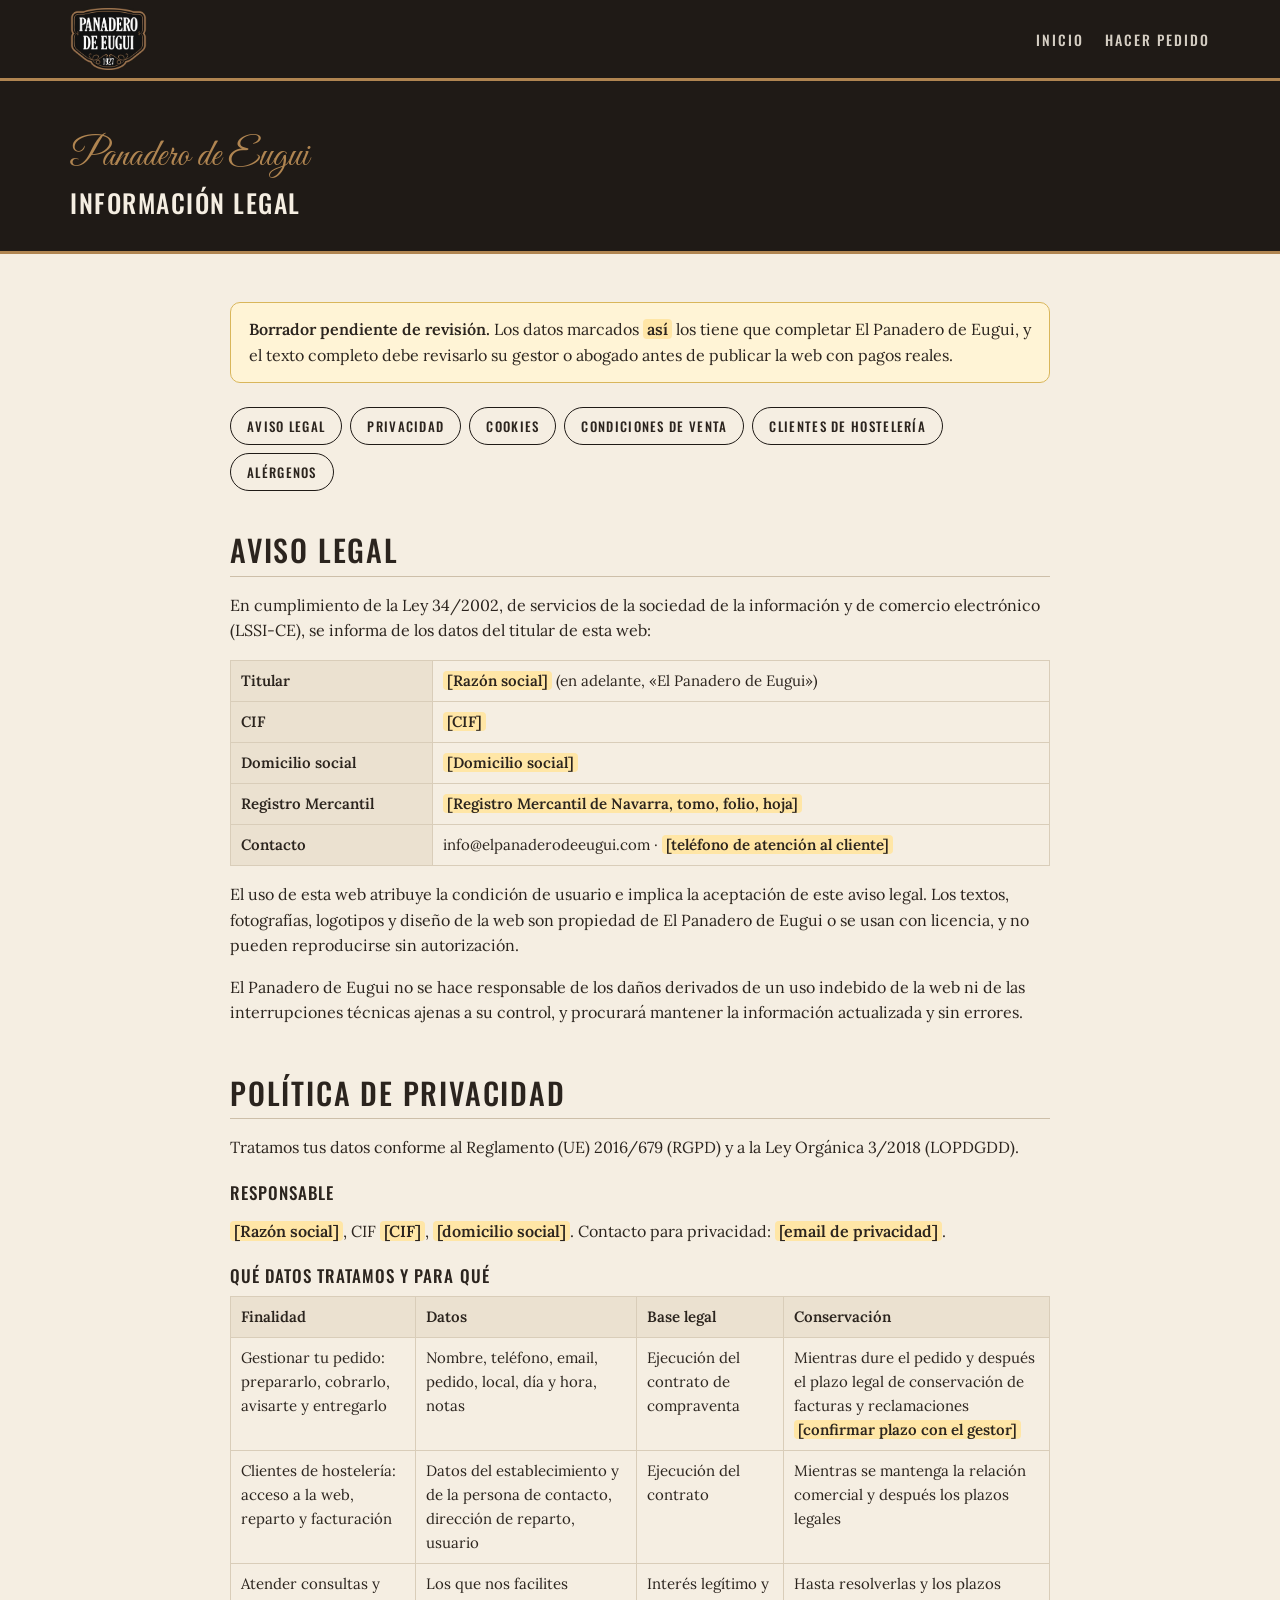
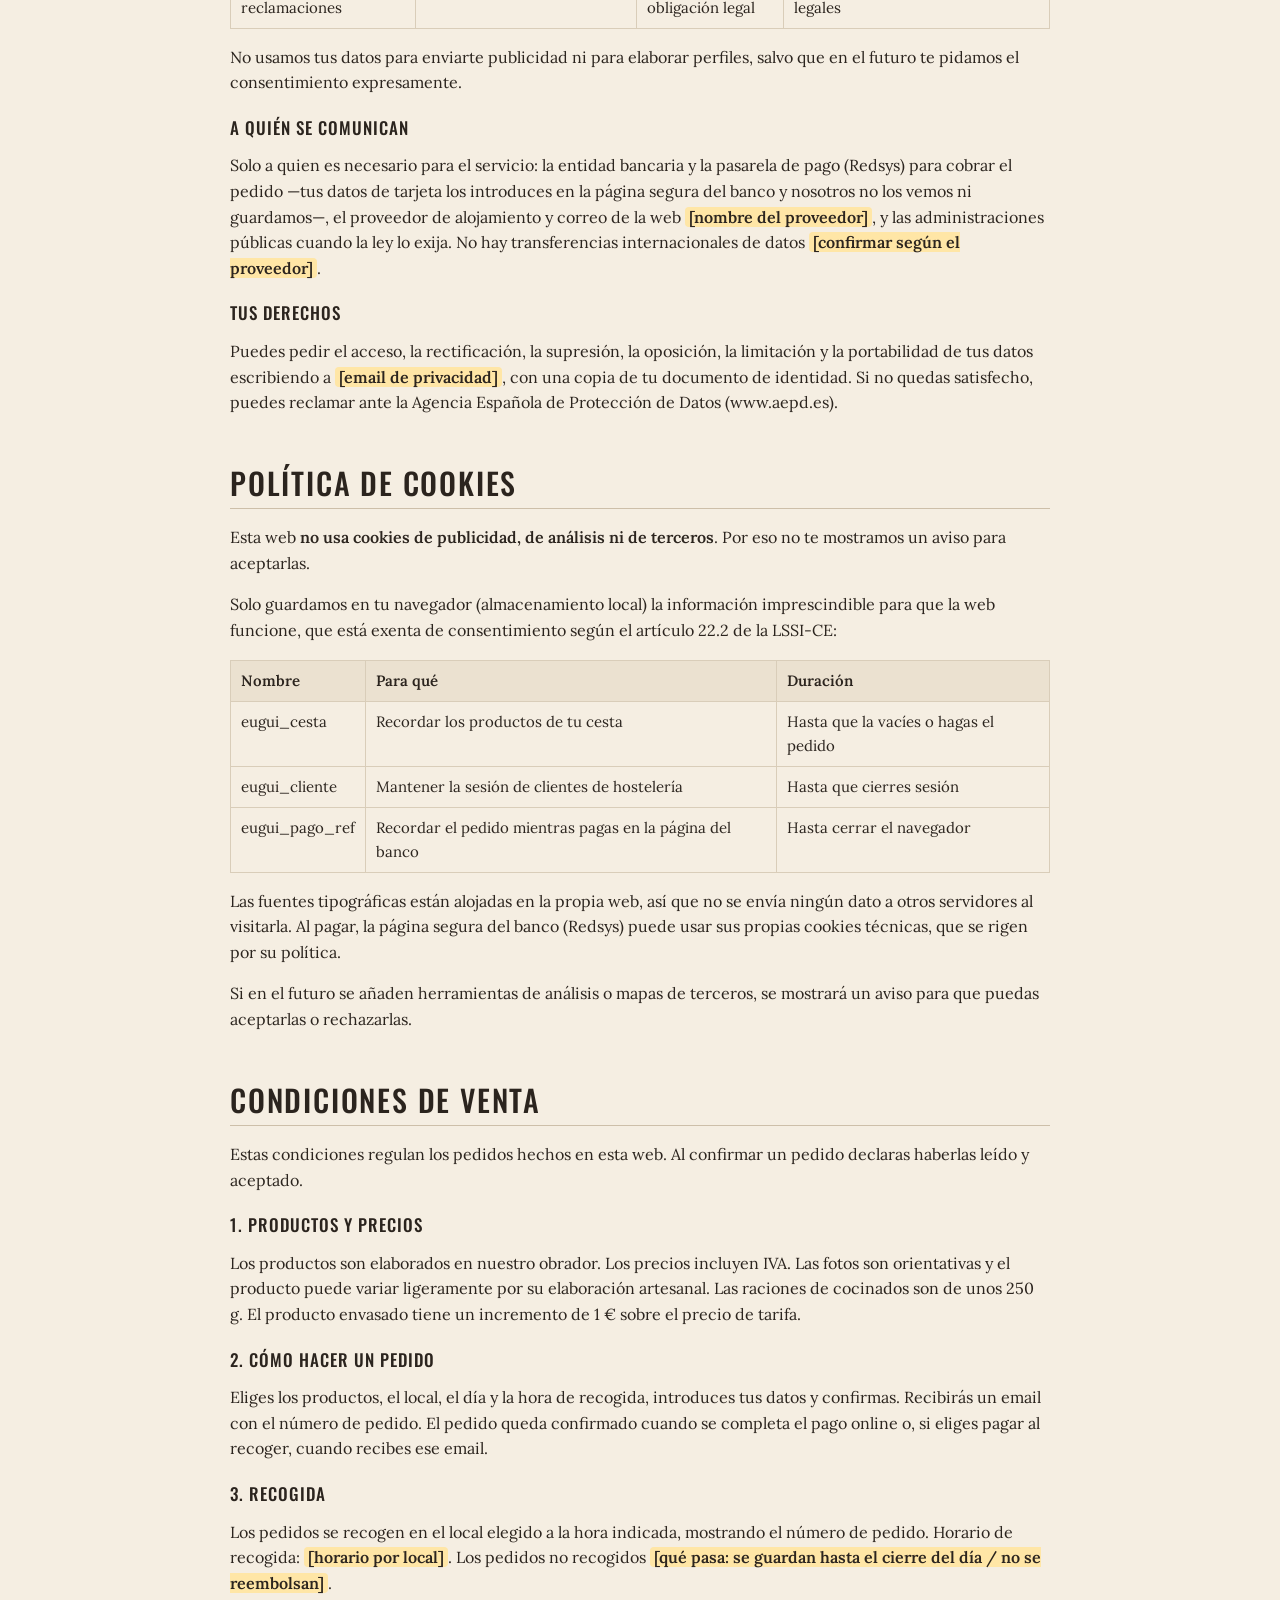
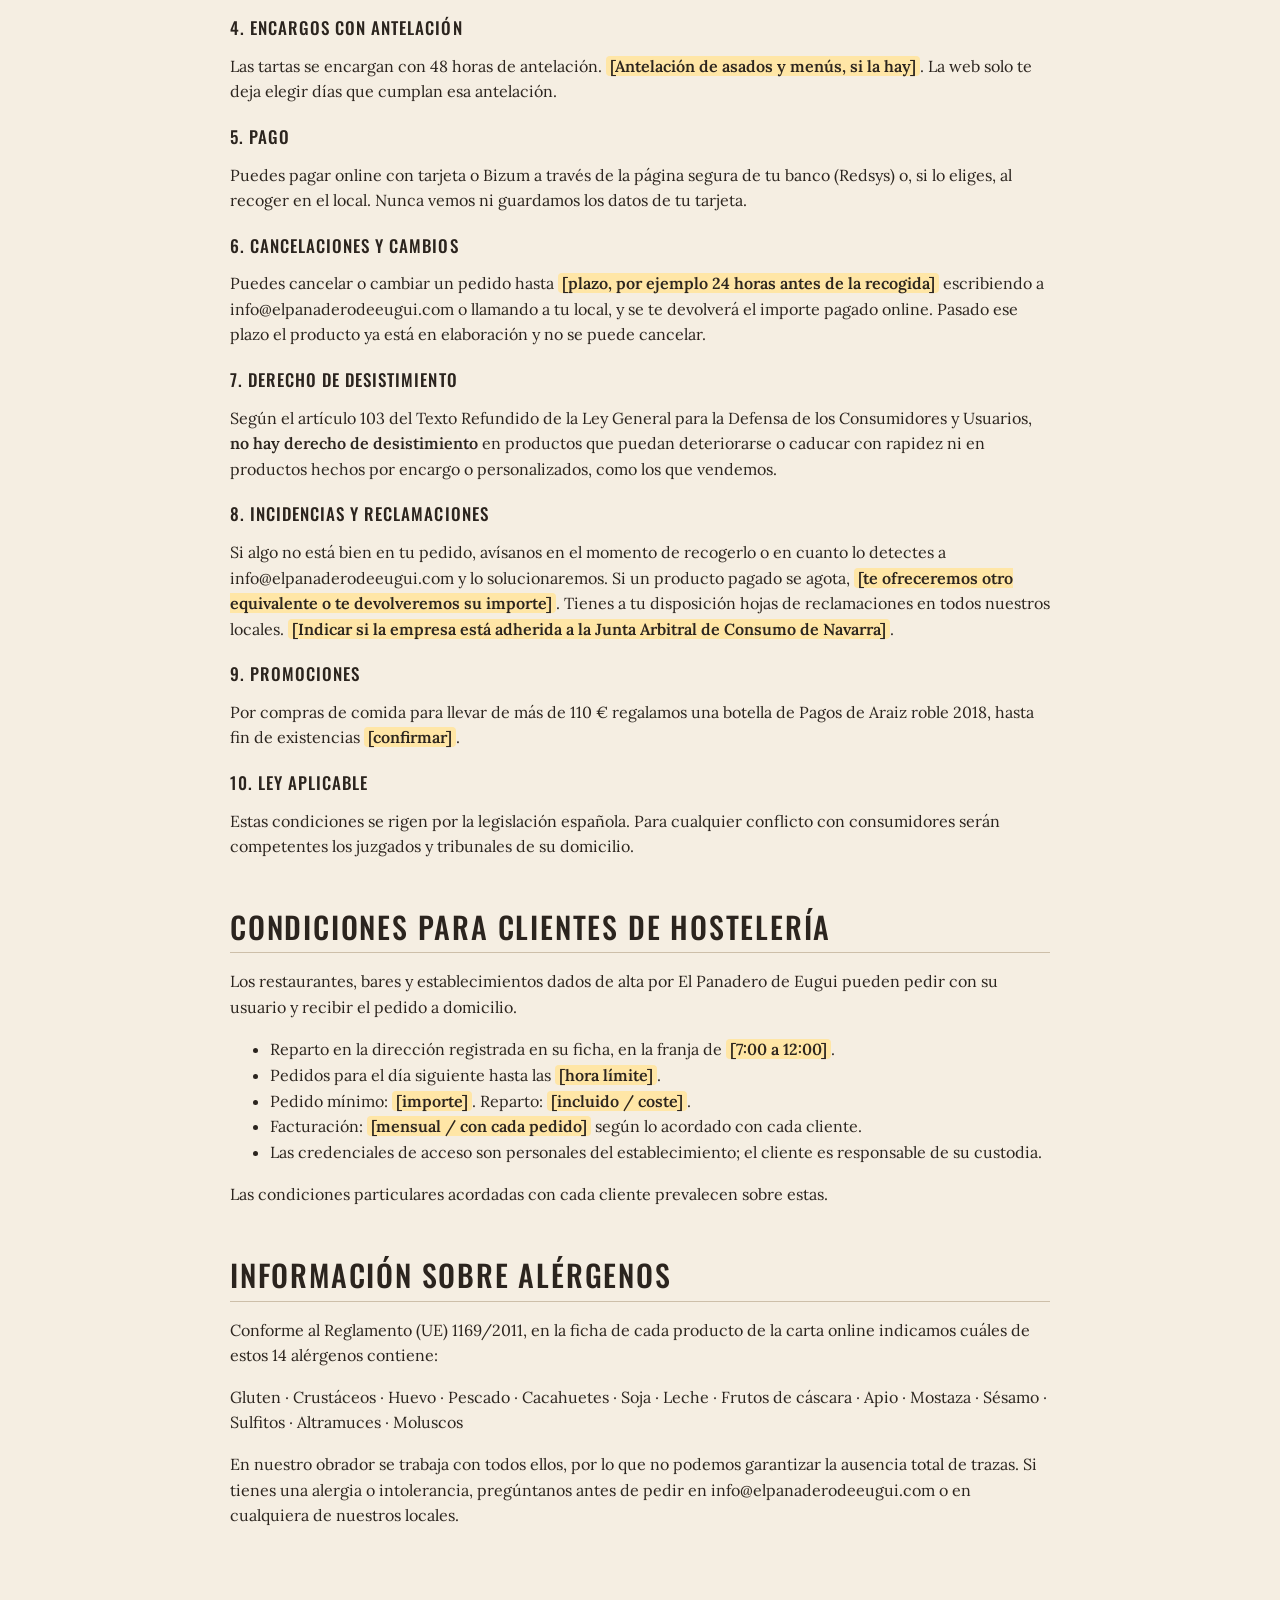
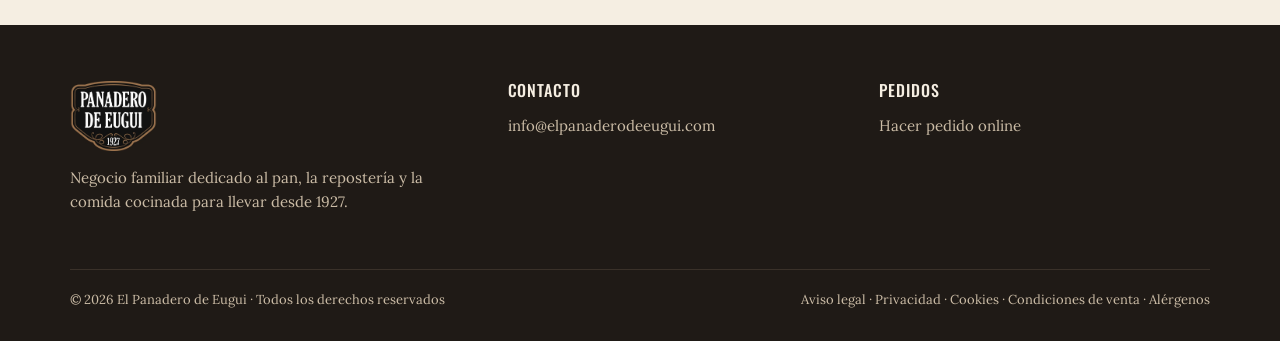
<file: legal.html>
<!doctype html>
<html lang="es">
<head>
<meta charset="utf-8">
<meta name="viewport" content="width=device-width,initial-scale=1">
<title>Información legal · Panadero de Eugui</title>
<meta name="description" content="Pan de masa madre, repostería, cafetería y comida para llevar en Pamplona y Huarte. Haz tu pedido online para recoger en tienda o a domicilio.">
<link rel="stylesheet" href="fuentes.css?v=20261023c">
<style>
:root{
  --negro:#1f1a16; --negro-2:#2a231d; --oro:#b08551; --oro-osc:#8a6436;
  --papel:#f5eee2; --papel-2:#ebe1d0; --texto:#2b241e; --texto-suave:#5e5248;
  --blanco:#fffdf9; --ok:#3f6b3a; --radio:10px;
  --sombra:0 10px 30px rgba(31,26,22,.18);
}
*{box-sizing:border-box}
html{scroll-behavior:smooth}
html,body{overflow-x:clip}
body{margin:0;background:var(--papel);color:var(--texto);font:17px/1.6 Lora,Georgia,serif}
img{max-width:100%;display:block}
a{color:inherit}
h1,h2,h3{font-family:Oswald,Arial Narrow,sans-serif;font-weight:500;letter-spacing:.06em;text-transform:uppercase;line-height:1.15;margin:0 0 .4em}
.script{font-family:"Great Vibes",cursive;text-transform:none;letter-spacing:0;font-weight:400;color:var(--oro)}
.wrap{max-width:1180px;margin:0 auto;padding:0 20px}
.skip{position:absolute;left:-999px;top:0;background:var(--oro);color:#fff;padding:10px 16px;z-index:999}
.skip:focus{left:10px;top:10px}
:focus-visible{outline:3px solid var(--oro);outline-offset:3px}
.btn{display:inline-flex;align-items:center;justify-content:center;gap:.5em;border:0;cursor:pointer;font:500 15px/1 Oswald,sans-serif;letter-spacing:.12em;text-transform:uppercase;padding:16px 26px;border-radius:999px;background:var(--oro);color:#fff;text-decoration:none;transition:background .2s,transform .2s}
.btn:hover{background:var(--oro-osc);transform:translateY(-1px)}
.btn.sec{background:transparent;color:inherit;box-shadow:inset 0 0 0 2px currentColor}
.btn.sec:hover{background:rgba(255,255,255,.08)}
.btn.osc{background:var(--negro)}
.btn[disabled]{opacity:.45;cursor:not-allowed;transform:none}

/* Cabecera */
header.top{position:sticky;top:0;z-index:50;background:var(--negro);color:var(--papel);border-bottom:3px solid var(--oro)}
.top .wrap{display:flex;align-items:center;gap:20px;height:78px}
.logo img{height:62px;width:auto}
nav.menu{display:flex;gap:22px;margin-left:auto}
nav.menu a{font:500 14px Oswald,sans-serif;letter-spacing:.14em;text-transform:uppercase;text-decoration:none;opacity:.85}
nav.menu a:hover{opacity:1;color:var(--oro)}
.carrito-btn{position:relative;background:none;border:2px solid var(--oro);color:var(--papel);border-radius:999px;padding:9px 16px;font:500 14px Oswald,sans-serif;letter-spacing:.1em;cursor:pointer;display:flex;gap:8px;align-items:center}
.carrito-btn .n{background:var(--oro);color:#fff;border-radius:999px;min-width:22px;height:22px;display:inline-grid;place-items:center;font-size:12px}
.hamb{display:none;background:none;border:0;color:var(--papel);font-size:28px;cursor:pointer}

/* Hero */
.hero{position:relative;min-height:min(86vh,720px);display:grid;align-items:center;color:var(--blanco);overflow:hidden}
.hero>img{position:absolute;inset:0;width:100%;height:100%;object-fit:cover}
.hero:after{content:"";position:absolute;inset:0;background:linear-gradient(90deg,rgba(20,16,13,.85) 0%,rgba(20,16,13,.55) 55%,rgba(20,16,13,.2) 100%)}
.hero .wrap{position:relative;z-index:1;padding-top:60px;padding-bottom:60px}
.hero .script{font-size:clamp(34px,5vw,56px);display:block;margin-bottom:6px}
.hero h1{font-size:clamp(40px,7vw,86px);font-weight:600;max-width:11ch;letter-spacing:.03em}
.hero p{max-width:520px;font-size:19px;margin:0 0 28px;color:#efe6d8}
.hero .ctas{display:flex;flex-wrap:wrap;gap:14px}
.hero .sello{display:flex;gap:26px;margin-top:38px;font:500 13px Oswald,sans-serif;letter-spacing:.14em;text-transform:uppercase;color:#e6d7c1;flex-wrap:wrap}
.hero .sello span:before{content:"✦ ";color:var(--oro)}

/* Accesos tipo Coffing */
.accesos{margin-top:-70px;position:relative;z-index:2}
.accesos .grid{display:grid;grid-template-columns:repeat(3,1fr);gap:14px}
.acceso{background:var(--blanco);border-radius:var(--radio);box-shadow:var(--sombra);display:flex;align-items:center;gap:16px;padding:14px 20px 14px 14px;text-decoration:none;border:0;cursor:pointer;text-align:left;font:inherit;color:inherit;transition:transform .2s}
.acceso:hover{transform:translateY(-3px)}
.acceso img{width:72px;height:72px;border-radius:8px;object-fit:cover}
.acceso b{display:block;font:500 17px Oswald,sans-serif;letter-spacing:.08em;text-transform:uppercase}
.acceso small{color:var(--texto-suave);font-size:14px}
.acceso .fl{margin-left:auto;font-size:22px;color:var(--oro)}

section{padding:90px 0}
.titulo{text-align:center;margin-bottom:46px}
.titulo .script{font-size:42px;display:block;line-height:1}
.titulo h2{font-size:clamp(28px,4vw,44px)}
.titulo p{max-width:640px;margin:8px auto 0;color:var(--texto-suave)}
.adorno{width:120px;height:14px;margin:10px auto 0;background:radial-gradient(circle,var(--oro) 3px,transparent 4px) center/14px 14px no-repeat,linear-gradient(var(--oro),var(--oro)) left center/48px 1px no-repeat,linear-gradient(var(--oro),var(--oro)) right center/48px 1px no-repeat}

/* Cómo funciona */
.pasos{display:grid;grid-template-columns:repeat(4,1fr);gap:22px;counter-reset:p}
.paso{background:var(--blanco);border-radius:var(--radio);padding:26px;border-top:4px solid var(--oro)}
.paso:before{counter-increment:p;content:counter(p);font:600 42px Oswald;color:var(--oro);display:block;line-height:1;margin-bottom:8px}
.paso h3{font-size:18px}
.paso p{margin:0;color:var(--texto-suave);font-size:15px}

/* Secciones de producto */
.bloques{display:grid;grid-template-columns:repeat(4,1fr);gap:18px}
.bloque{position:relative;border-radius:var(--radio);overflow:hidden;aspect-ratio:3/4;color:#fff;text-decoration:none;background:#000;cursor:pointer;border:0;padding:0;font:inherit;text-align:left}
.bloque img{width:100%;height:100%;object-fit:cover;transition:transform .5s,opacity .3s;opacity:.85}
.bloque:hover img{transform:scale(1.05);opacity:.7}
.bloque div{position:absolute;inset:auto 0 0 0;padding:22px;background:linear-gradient(transparent,rgba(0,0,0,.8))}
.bloque h3{font-size:22px;margin:0}
.bloque p{margin:4px 0 10px;font-size:14px;color:#eadfcd}
.bloque span{font:500 13px Oswald;letter-spacing:.14em;text-transform:uppercase;color:var(--oro)}

/* Historia */
.historia{background:var(--negro);color:var(--papel)}
.historia .wrap{display:grid;grid-template-columns:1fr 1fr;gap:60px;align-items:center}
.historia img{border-radius:var(--radio);box-shadow:var(--sombra)}
.historia p{color:#d9cdbb}
.historia .script{font-size:44px}

/* Catálogo destacado */
.destacados{display:grid;grid-template-columns:repeat(4,1fr);gap:18px}
.prod{background:var(--blanco);border-radius:var(--radio);overflow:hidden;display:flex;flex-direction:column;box-shadow:0 2px 10px rgba(0,0,0,.05)}
.prod img{aspect-ratio:1;object-fit:cover;width:100%}
.prod .c{padding:16px;display:flex;flex-direction:column;gap:6px;flex:1}
.prod h3{font-size:16px;margin:0}
.prod p{margin:0;font-size:14px;color:var(--texto-suave);flex:1}
.prod .pie{display:flex;align-items:center;justify-content:space-between;margin-top:8px}
.precio{font:600 19px Oswald;color:var(--oro-osc)}
.add{background:var(--negro);color:#fff;border:0;border-radius:999px;padding:9px 16px;font:500 13px Oswald;letter-spacing:.1em;text-transform:uppercase;cursor:pointer}
.add:hover{background:var(--oro)}

/* Locales */
.locales{background:var(--papel-2)}
.locs{display:grid;grid-template-columns:repeat(auto-fit,minmax(200px,1fr));gap:18px}
.loc{background:var(--blanco);border-radius:var(--radio);overflow:hidden}
.loc img{aspect-ratio:3/2;object-fit:cover;width:100%}
.loc .c{padding:18px}
.loc h3{font-size:18px;margin-bottom:4px}
.loc p{margin:0 0 4px;font-size:15px;color:var(--texto-suave)}

/* Insta */
.insta{display:grid;grid-template-columns:repeat(6,1fr);gap:6px}
.insta img{aspect-ratio:1;object-fit:cover;width:100%}

/* Bono */
.bono{background:linear-gradient(rgba(31,26,22,.78),rgba(31,26,22,.78)),var(--bg) center/cover;color:var(--papel);text-align:center}
.bono .script{font-size:46px}
.bono p{max-width:560px;margin:0 auto 26px;color:#e6d9c5}

footer{background:var(--negro);color:#cbbca6;padding:56px 0 30px;font-size:15px}
footer .wrap{display:grid;grid-template-columns:1.2fr 1fr 1fr;gap:40px}
footer h3{color:var(--papel);font-size:16px}
footer a{text-decoration:none}
footer a:hover{color:var(--oro)}
footer .legal{grid-column:1/-1;border-top:1px solid #3a3129;padding-top:20px;font-size:13px;display:flex;justify-content:space-between;flex-wrap:wrap;gap:10px}

/* ===== Tienda (flujo de pedido) ===== */
.capa{position:fixed;inset:0;background:rgba(15,12,10,.6);z-index:80;display:none;align-items:center;justify-content:center;padding:16px}
.capa.on{display:flex}
.modal{background:var(--papel);border-radius:14px;max-width:620px;width:100%;max-height:92vh;overflow:auto;padding:34px;position:relative;box-shadow:var(--sombra)}
.modal h2{font-size:24px}
.cerrar{position:absolute;top:14px;right:14px;background:none;border:0;font-size:28px;cursor:pointer;color:var(--texto);width:44px;height:44px}
.servicios{display:grid;grid-template-columns:1fr 1fr;gap:12px;margin-top:18px}
.serv{background:var(--negro);color:var(--papel);border:0;border-radius:10px;padding:22px 14px;cursor:pointer;font:500 16px Oswald;letter-spacing:.06em;text-align:center}
.serv .ico{font-size:28px;display:block;margin-bottom:6px}
.serv small{display:block;font:400 13px Lora;color:#cdbfa9;margin-top:4px;letter-spacing:0}
.serv:hover,.serv[aria-pressed=true]{background:var(--oro)}
.lista-locales{display:grid;gap:10px;margin-top:16px}
.opt{display:flex;gap:14px;align-items:center;background:var(--blanco);border:2px solid transparent;border-radius:10px;padding:10px;cursor:pointer;text-align:left;font:inherit;color:inherit}
.opt img{width:64px;height:48px;object-fit:cover;border-radius:6px}
.opt b{font:500 16px Oswald;letter-spacing:.05em}
.opt small{display:block;color:var(--texto-suave)}
.opt[aria-pressed=true],.opt:hover{border-color:var(--oro)}
label{display:block;font:500 13px Oswald;letter-spacing:.1em;text-transform:uppercase;margin:16px 0 6px}
input,select,textarea{width:100%;font:16px Lora,serif;padding:12px 14px;border:1px solid #cdbfa9;border-radius:8px;background:var(--blanco);color:var(--texto)}
.fila{display:grid;grid-template-columns:1fr 1fr;gap:12px}
.horas{display:flex;flex-wrap:wrap;gap:8px;margin-top:6px}
.hora{border:1px solid #cdbfa9;background:var(--blanco);border-radius:999px;padding:8px 14px;cursor:pointer;font:15px Lora}
.hora[aria-pressed=true]{background:var(--negro);color:#fff;border-color:var(--negro)}
.aviso{font-size:14px;color:var(--texto-suave);margin-top:8px}
.err{color:#a3321f;font-size:14px;margin-top:8px;min-height:1em}

/* Página de pedido */
#tienda{display:none;padding:0 0 120px;background:var(--papel)}
body.modo-tienda #tienda{display:block}
body.modo-tienda main.inicio{display:none}
.barra-pedido{background:var(--negro-2);color:var(--papel);padding:14px 0;position:sticky;top:81px;z-index:40}
.barra-pedido .wrap{display:flex;gap:16px;align-items:center;flex-wrap:wrap;font-size:15px}
.barra-pedido b{color:var(--oro);font-weight:600}
.barra-pedido button{margin-left:auto;background:none;border:1px solid var(--oro);color:var(--papel);border-radius:999px;padding:6px 14px;cursor:pointer;font:14px Lora}
.tienda-cab{padding:40px 0 10px}
.tabs{display:flex;gap:8px;overflow-x:auto;padding:10px 0 18px;position:sticky;top:137px;background:var(--papel);z-index:30}
.tab{flex:none;border:1px solid var(--negro);background:transparent;border-radius:999px;padding:10px 18px;font:500 14px Oswald;letter-spacing:.1em;text-transform:uppercase;cursor:pointer;color:var(--negro)}
.tab[aria-selected=true]{background:var(--negro);color:var(--papel)}
.cat-tit{margin:34px 0 16px;font-size:26px;display:flex;align-items:center;gap:14px}
.cat-tit:after{content:"";flex:1;height:1px;background:#cdbfa9}
.lista-prod{display:grid;grid-template-columns:repeat(auto-fill,minmax(250px,1fr));gap:18px}
.cant{display:flex;align-items:center;gap:6px}
.cant button{width:34px;height:34px;border-radius:50%;border:1px solid var(--negro);background:var(--blanco);cursor:pointer;font-size:18px;line-height:1}
.cant span{min-width:22px;text-align:center;font:600 16px Oswald}

/* Carrito */
.panel{position:fixed;top:0;right:0;height:100%;width:min(420px,100%);background:var(--blanco);z-index:90;transform:translateX(105%);transition:transform .3s;display:flex;flex-direction:column;box-shadow:-10px 0 30px rgba(0,0,0,.2)}
.panel.on{transform:none}
.panel header{display:flex;align-items:center;justify-content:space-between;padding:20px 22px;border-bottom:1px solid var(--papel-2)}
.panel header h2{margin:0;font-size:22px}
.items{flex:1;overflow:auto;padding:10px 22px}
.item{display:grid;grid-template-columns:56px 1fr auto;gap:12px;align-items:center;padding:12px 0;border-bottom:1px solid var(--papel-2)}
.item img{width:56px;height:56px;border-radius:8px;object-fit:cover}
.item b{font:500 15px Oswald;letter-spacing:.04em}
.item small{display:block;color:var(--texto-suave)}
.panel footer{background:var(--papel);color:var(--texto);padding:20px 22px;display:block}
.tot{display:flex;justify-content:space-between;margin:4px 0;font-size:15px}
.tot.g{font:600 22px Oswald;margin:10px 0 14px}
.vacio{text-align:center;color:var(--texto-suave);padding:50px 10px}
.fondo-panel{position:fixed;inset:0;background:rgba(0,0,0,.4);z-index:85;display:none}
.fondo-panel.on{display:block}
.flotante{position:fixed;bottom:18px;left:50%;transform:translateX(-50%);z-index:60;display:none;box-shadow:var(--sombra)}
body.modo-tienda .flotante.hay{display:inline-flex}

/* Checkout */
.pagos{display:grid;gap:10px;margin-top:6px}
.pago{display:flex;gap:12px;align-items:flex-start;background:var(--blanco);border:2px solid #e0d4c1;border-radius:10px;padding:14px;cursor:pointer}
.pago input{width:auto;margin-top:5px}
.pago.off{opacity:.55;cursor:not-allowed}
.pago b{font:500 16px Oswald;letter-spacing:.05em}
.pago small{display:block;color:var(--texto-suave)}
.resumen{background:var(--blanco);border-radius:10px;padding:14px 16px;margin-top:16px;font-size:15px}
.ok-ico{width:70px;height:70px;border-radius:50%;background:var(--ok);color:#fff;display:grid;place-items:center;font-size:36px;margin:0 auto 14px}
.chk{display:flex;gap:10px;align-items:flex-start;font-size:14px;margin-top:14px}
.chk input{width:auto;margin-top:4px}

@media (max-width:980px){
  nav.menu{display:none;position:absolute;top:81px;left:0;right:0;background:var(--negro);flex-direction:column;padding:16px 20px;gap:14px}
  nav.menu.on{display:flex}
  .hamb{display:block}
  .carrito-btn{margin-left:auto}
  .accesos .grid,.bloques,.destacados{grid-template-columns:repeat(2,1fr)}
  .pasos{grid-template-columns:repeat(2,1fr)}
  .historia .wrap{grid-template-columns:1fr}
  .insta{grid-template-columns:repeat(3,1fr)}
  footer .wrap{grid-template-columns:1fr}
}
@media (max-width:600px){
  body{font-size:16px}
  .top .wrap{height:68px}.logo img{height:52px}
  nav.menu{top:71px}.barra-pedido{top:71px}.tabs{top:127px}
  .accesos{margin-top:-40px}
  .accesos .grid,.bloques,.destacados,.pasos{grid-template-columns:1fr}
  .bloque{aspect-ratio:16/10}
  .servicios,.fila{grid-template-columns:1fr}
  .modal{padding:26px 18px}
  section{padding:64px 0}
  .carrito-btn .t{display:none}
}
@media (prefers-reduced-motion:reduce){*{transition:none!important;scroll-behavior:auto!important}}
</style>
</head>
<body>
<style>
.legal-cab{background:var(--negro);color:var(--papel);padding:46px 0 34px;border-bottom:3px solid var(--oro)}
.legal-cab h1{margin:0}
.legal-cab .script{font-size:clamp(26px,3.5vw,38px);display:block}
.borrador{background:#fff4d6;border:1px solid #d9b65b;border-radius:10px;padding:14px 18px;margin:28px 0 0;font-size:15px}
.indice{display:flex;flex-wrap:wrap;gap:8px;margin:24px 0 8px}
.indice a{border:1px solid var(--negro);border-radius:999px;padding:8px 16px;text-decoration:none;font:500 13px Oswald,sans-serif;letter-spacing:.1em;text-transform:uppercase}
.legal-txt{max-width:820px;padding:20px 0 80px}
.legal-txt section{padding:34px 0 0;scroll-margin-top:100px}
.legal-txt h2{font-size:clamp(22px,3vw,30px);border-bottom:1px solid #cdbfa9;padding-bottom:8px}
.legal-txt h3{font-size:17px;margin-top:22px}
.legal-txt p,.legal-txt li{color:var(--texto);font-size:16px}
.legal-txt table{border-collapse:collapse;width:100%;font-size:15px;margin:10px 0}
.legal-txt th,.legal-txt td{border:1px solid #d9cdb9;padding:8px 10px;text-align:left;vertical-align:top}
.legal-txt th{background:var(--papel-2)}
.pend{background:#ffe6a6;border-radius:4px;padding:0 4px;font-weight:600}
.top .wrap{justify-content:space-between}
</style>
<header class="top"><div class="wrap">
  <a class="logo" href="index.html?v=20261023c" aria-label="Panadero de Eugui, inicio"><img data-img="logo" src="[data-uri]" alt="Panadero de Eugui 1927"></a>
  <nav class="menu" style="display:flex;margin-left:auto"><a href="index.html?v=20261023c">Inicio</a><a href="pedidos.html?v=20261023c">Hacer pedido</a></nav>
</div></header>
<section class="legal-cab" style="padding:46px 0 34px"><div class="wrap"><span class="script">Panadero de Eugui</span><h1>Información legal</h1></div></section>
<div class="wrap legal-txt">
  <p class="borrador"><b>Borrador pendiente de revisión.</b> Los datos marcados <span class="pend">así</span> los tiene que completar El Panadero de Eugui, y el texto completo debe revisarlo su gestor o abogado antes de publicar la web con pagos reales.</p>
  <nav class="indice" aria-label="Apartados"><a href="#aviso-legal">Aviso legal</a><a href="#privacidad">Privacidad</a><a href="#cookies">Cookies</a><a href="#condiciones">Condiciones de venta</a><a href="#hosteleria">Clientes de hostelería</a><a href="#alergenos">Alérgenos</a></nav>

  <section id="aviso-legal">
    <h2>Aviso legal</h2>
    <p>En cumplimiento de la Ley 34/2002, de servicios de la sociedad de la información y de comercio electrónico (LSSI-CE), se informa de los datos del titular de esta web:</p>
    <table>
      <tr><th>Titular</th><td><span class="pend">[Razón social]</span> (en adelante, «El Panadero de Eugui»)</td></tr>
      <tr><th>CIF</th><td><span class="pend">[CIF]</span></td></tr>
      <tr><th>Domicilio social</th><td><span class="pend">[Domicilio social]</span></td></tr>
      <tr><th>Registro Mercantil</th><td><span class="pend">[Registro Mercantil de Navarra, tomo, folio, hoja]</span></td></tr>
      <tr><th>Contacto</th><td>info@elpanaderodeeugui.com · <span class="pend">[teléfono de atención al cliente]</span></td></tr>
    </table>
    <p>El uso de esta web atribuye la condición de usuario e implica la aceptación de este aviso legal. Los textos, fotografías, logotipos y diseño de la web son propiedad de El Panadero de Eugui o se usan con licencia, y no pueden reproducirse sin autorización.</p>
    <p>El Panadero de Eugui no se hace responsable de los daños derivados de un uso indebido de la web ni de las interrupciones técnicas ajenas a su control, y procurará mantener la información actualizada y sin errores.</p>
  </section>

  <section id="privacidad">
    <h2>Política de privacidad</h2>
    <p>Tratamos tus datos conforme al Reglamento (UE) 2016/679 (RGPD) y a la Ley Orgánica 3/2018 (LOPDGDD).</p>
    <h3>Responsable</h3>
    <p><span class="pend">[Razón social]</span>, CIF <span class="pend">[CIF]</span>, <span class="pend">[domicilio social]</span>. Contacto para privacidad: <span class="pend">[email de privacidad]</span>.</p>
    <h3>Qué datos tratamos y para qué</h3>
    <table>
      <tr><th>Finalidad</th><th>Datos</th><th>Base legal</th><th>Conservación</th></tr>
      <tr><td>Gestionar tu pedido: prepararlo, cobrarlo, avisarte y entregarlo</td><td>Nombre, teléfono, email, pedido, local, día y hora, notas</td><td>Ejecución del contrato de compraventa</td><td>Mientras dure el pedido y después el plazo legal de conservación de facturas y reclamaciones <span class="pend">[confirmar plazo con el gestor]</span></td></tr>
      <tr><td>Clientes de hostelería: acceso a la web, reparto y facturación</td><td>Datos del establecimiento y de la persona de contacto, dirección de reparto, usuario</td><td>Ejecución del contrato</td><td>Mientras se mantenga la relación comercial y después los plazos legales</td></tr>
      <tr><td>Atender consultas y reclamaciones</td><td>Los que nos facilites</td><td>Interés legítimo y obligación legal</td><td>Hasta resolverlas y los plazos legales</td></tr>
    </table>
    <p>No usamos tus datos para enviarte publicidad ni para elaborar perfiles, salvo que en el futuro te pidamos el consentimiento expresamente.</p>
    <h3>A quién se comunican</h3>
    <p>Solo a quien es necesario para el servicio: la entidad bancaria y la pasarela de pago (Redsys) para cobrar el pedido —tus datos de tarjeta los introduces en la página segura del banco y nosotros no los vemos ni guardamos—, el proveedor de alojamiento y correo de la web <span class="pend">[nombre del proveedor]</span>, y las administraciones públicas cuando la ley lo exija. No hay transferencias internacionales de datos <span class="pend">[confirmar según el proveedor]</span>.</p>
    <h3>Tus derechos</h3>
    <p>Puedes pedir el acceso, la rectificación, la supresión, la oposición, la limitación y la portabilidad de tus datos escribiendo a <span class="pend">[email de privacidad]</span>, con una copia de tu documento de identidad. Si no quedas satisfecho, puedes reclamar ante la Agencia Española de Protección de Datos (www.aepd.es).</p>
  </section>

  <section id="cookies">
    <h2>Política de cookies</h2>
    <p>Esta web <b>no usa cookies de publicidad, de análisis ni de terceros</b>. Por eso no te mostramos un aviso para aceptarlas.</p>
    <p>Solo guardamos en tu navegador (almacenamiento local) la información imprescindible para que la web funcione, que está exenta de consentimiento según el artículo 22.2 de la LSSI-CE:</p>
    <table>
      <tr><th>Nombre</th><th>Para qué</th><th>Duración</th></tr>
      <tr><td>eugui_cesta</td><td>Recordar los productos de tu cesta</td><td>Hasta que la vacíes o hagas el pedido</td></tr>
      <tr><td>eugui_cliente</td><td>Mantener la sesión de clientes de hostelería</td><td>Hasta que cierres sesión</td></tr>
      <tr><td>eugui_pago_ref</td><td>Recordar el pedido mientras pagas en la página del banco</td><td>Hasta cerrar el navegador</td></tr>
    </table>
    <p>Las fuentes tipográficas están alojadas en la propia web, así que no se envía ningún dato a otros servidores al visitarla. Al pagar, la página segura del banco (Redsys) puede usar sus propias cookies técnicas, que se rigen por su política.</p>
    <p>Si en el futuro se añaden herramientas de análisis o mapas de terceros, se mostrará un aviso para que puedas aceptarlas o rechazarlas.</p>
  </section>

  <section id="condiciones">
    <h2>Condiciones de venta</h2>
    <p>Estas condiciones regulan los pedidos hechos en esta web. Al confirmar un pedido declaras haberlas leído y aceptado.</p>
    <h3>1. Productos y precios</h3>
    <p>Los productos son elaborados en nuestro obrador. Los precios incluyen IVA. Las fotos son orientativas y el producto puede variar ligeramente por su elaboración artesanal. Las raciones de cocinados son de unos 250 g. El producto envasado tiene un incremento de 1 € sobre el precio de tarifa.</p>
    <h3>2. Cómo hacer un pedido</h3>
    <p>Eliges los productos, el local, el día y la hora de recogida, introduces tus datos y confirmas. Recibirás un email con el número de pedido. El pedido queda confirmado cuando se completa el pago online o, si eliges pagar al recoger, cuando recibes ese email.</p>
    <h3>3. Recogida</h3>
    <p>Los pedidos se recogen en el local elegido a la hora indicada, mostrando el número de pedido. Horario de recogida: <span class="pend">[horario por local]</span>. Los pedidos no recogidos <span class="pend">[qué pasa: se guardan hasta el cierre del día / no se reembolsan]</span>.</p>
    <h3>4. Encargos con antelación</h3>
    <p>Las tartas se encargan con 48 horas de antelación. <span class="pend">[Antelación de asados y menús, si la hay]</span>. La web solo te deja elegir días que cumplan esa antelación.</p>
    <h3>5. Pago</h3>
    <p>Puedes pagar online con tarjeta o Bizum a través de la página segura de tu banco (Redsys) o, si lo eliges, al recoger en el local. Nunca vemos ni guardamos los datos de tu tarjeta.</p>
    <h3>6. Cancelaciones y cambios</h3>
    <p>Puedes cancelar o cambiar un pedido hasta <span class="pend">[plazo, por ejemplo 24 horas antes de la recogida]</span> escribiendo a info@elpanaderodeeugui.com o llamando a tu local, y se te devolverá el importe pagado online. Pasado ese plazo el producto ya está en elaboración y no se puede cancelar.</p>
    <h3>7. Derecho de desistimiento</h3>
    <p>Según el artículo 103 del Texto Refundido de la Ley General para la Defensa de los Consumidores y Usuarios, <b>no hay derecho de desistimiento</b> en productos que puedan deteriorarse o caducar con rapidez ni en productos hechos por encargo o personalizados, como los que vendemos.</p>
    <h3>8. Incidencias y reclamaciones</h3>
    <p>Si algo no está bien en tu pedido, avísanos en el momento de recogerlo o en cuanto lo detectes a info@elpanaderodeeugui.com y lo solucionaremos. Si un producto pagado se agota, <span class="pend">[te ofreceremos otro equivalente o te devolveremos su importe]</span>. Tienes a tu disposición hojas de reclamaciones en todos nuestros locales. <span class="pend">[Indicar si la empresa está adherida a la Junta Arbitral de Consumo de Navarra]</span>.</p>
    <h3>9. Promociones</h3>
    <p>Por compras de comida para llevar de más de 110 € regalamos una botella de Pagos de Araiz roble 2018, hasta fin de existencias <span class="pend">[confirmar]</span>.</p>
    <h3>10. Ley aplicable</h3>
    <p>Estas condiciones se rigen por la legislación española. Para cualquier conflicto con consumidores serán competentes los juzgados y tribunales de su domicilio.</p>
  </section>

  <section id="hosteleria">
    <h2>Condiciones para clientes de hostelería</h2>
    <p>Los restaurantes, bares y establecimientos dados de alta por El Panadero de Eugui pueden pedir con su usuario y recibir el pedido a domicilio.</p>
    <ul>
      <li>Reparto en la dirección registrada en su ficha, en la franja de <span class="pend">[7:00 a 12:00]</span>.</li>
      <li>Pedidos para el día siguiente hasta las <span class="pend">[hora límite]</span>.</li>
      <li>Pedido mínimo: <span class="pend">[importe]</span>. Reparto: <span class="pend">[incluido / coste]</span>.</li>
      <li>Facturación: <span class="pend">[mensual / con cada pedido]</span> según lo acordado con cada cliente.</li>
      <li>Las credenciales de acceso son personales del establecimiento; el cliente es responsable de su custodia.</li>
    </ul>
    <p>Las condiciones particulares acordadas con cada cliente prevalecen sobre estas.</p>
  </section>

  <section id="alergenos">
    <h2>Información sobre alérgenos</h2>
    <p>Conforme al Reglamento (UE) 1169/2011, en la ficha de cada producto de la carta online indicamos cuáles de estos 14 alérgenos contiene:</p>
    <p>Gluten · Crustáceos · Huevo · Pescado · Cacahuetes · Soja · Leche · Frutos de cáscara · Apio · Mostaza · Sésamo · Sulfitos · Altramuces · Moluscos</p>
    <p>En nuestro obrador se trabaja con todos ellos, por lo que no podemos garantizar la ausencia total de trazas. Si tienes una alergia o intolerancia, pregúntanos antes de pedir en info@elpanaderodeeugui.com o en cualquiera de nuestros locales.</p>
  </section>
</div>

<footer>
  <div class="wrap">
    <div>
      <img data-img="logo" src="[data-uri]" alt="Panadero de Eugui" style="height:70px;margin-bottom:14px">
      <p>Negocio familiar dedicado al pan, la repostería y la comida cocinada para llevar desde 1927.</p>
    </div>
    <div><h3>Contacto</h3><p><a href="mailto:info@elpanaderodeeugui.com">info@elpanaderodeeugui.com</a></p></div>
    <div><h3>Pedidos</h3><p><a href="pedidos.html?v=20261023c">Hacer pedido online</a></p></div>
    <div class="legal"><span>© 2026 El Panadero de Eugui · Todos los derechos reservados</span><span><a href="#aviso-legal">Aviso legal</a> · <a href="#privacidad">Privacidad</a> · <a href="#cookies">Cookies</a> · <a href="#condiciones">Condiciones de venta</a> · <a href="#alergenos">Alérgenos</a></span></div>
  </div>
</footer>
<script src="imagenes.js?v=20261023c"></script>
<script>document.querySelectorAll('[data-img]').forEach(i=>i.src=(typeof IMG!=='undefined'&&IMG[i.dataset.img])||i.src);</script>
</body>
</html>
</file>
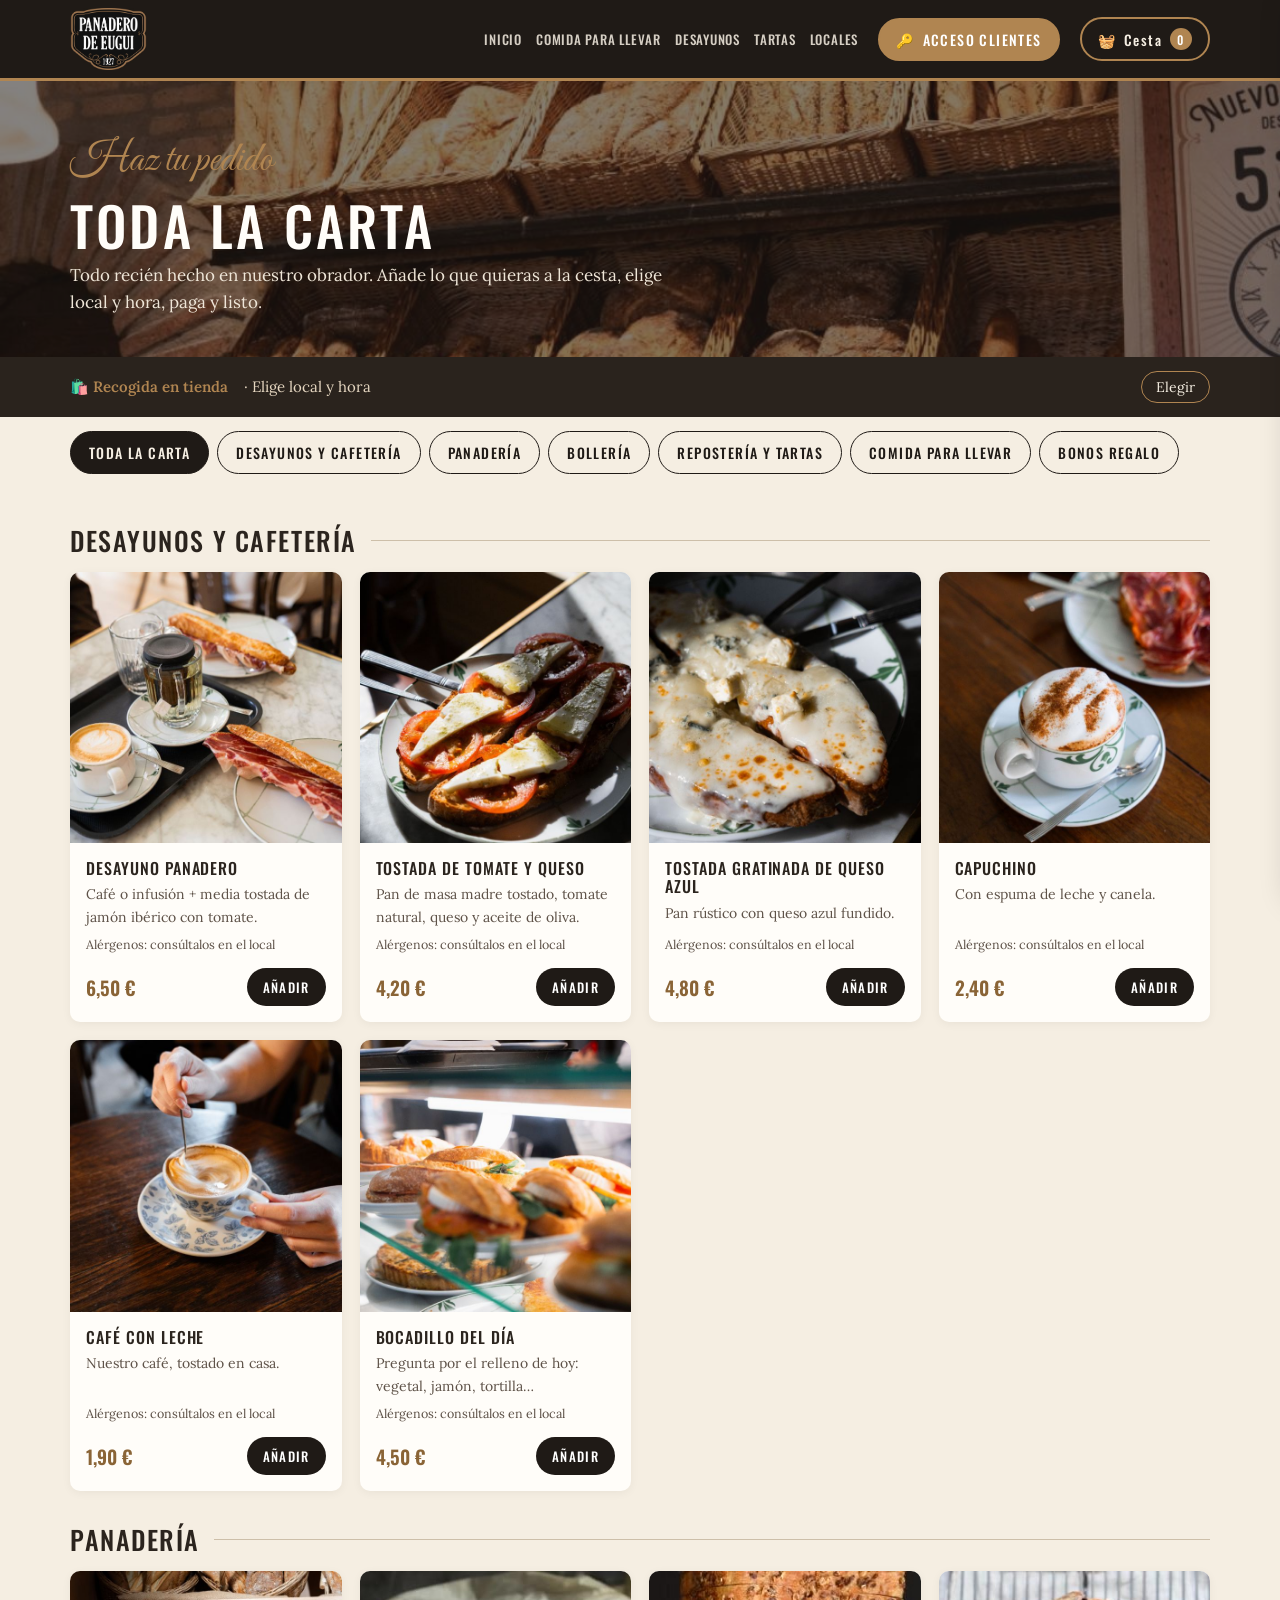
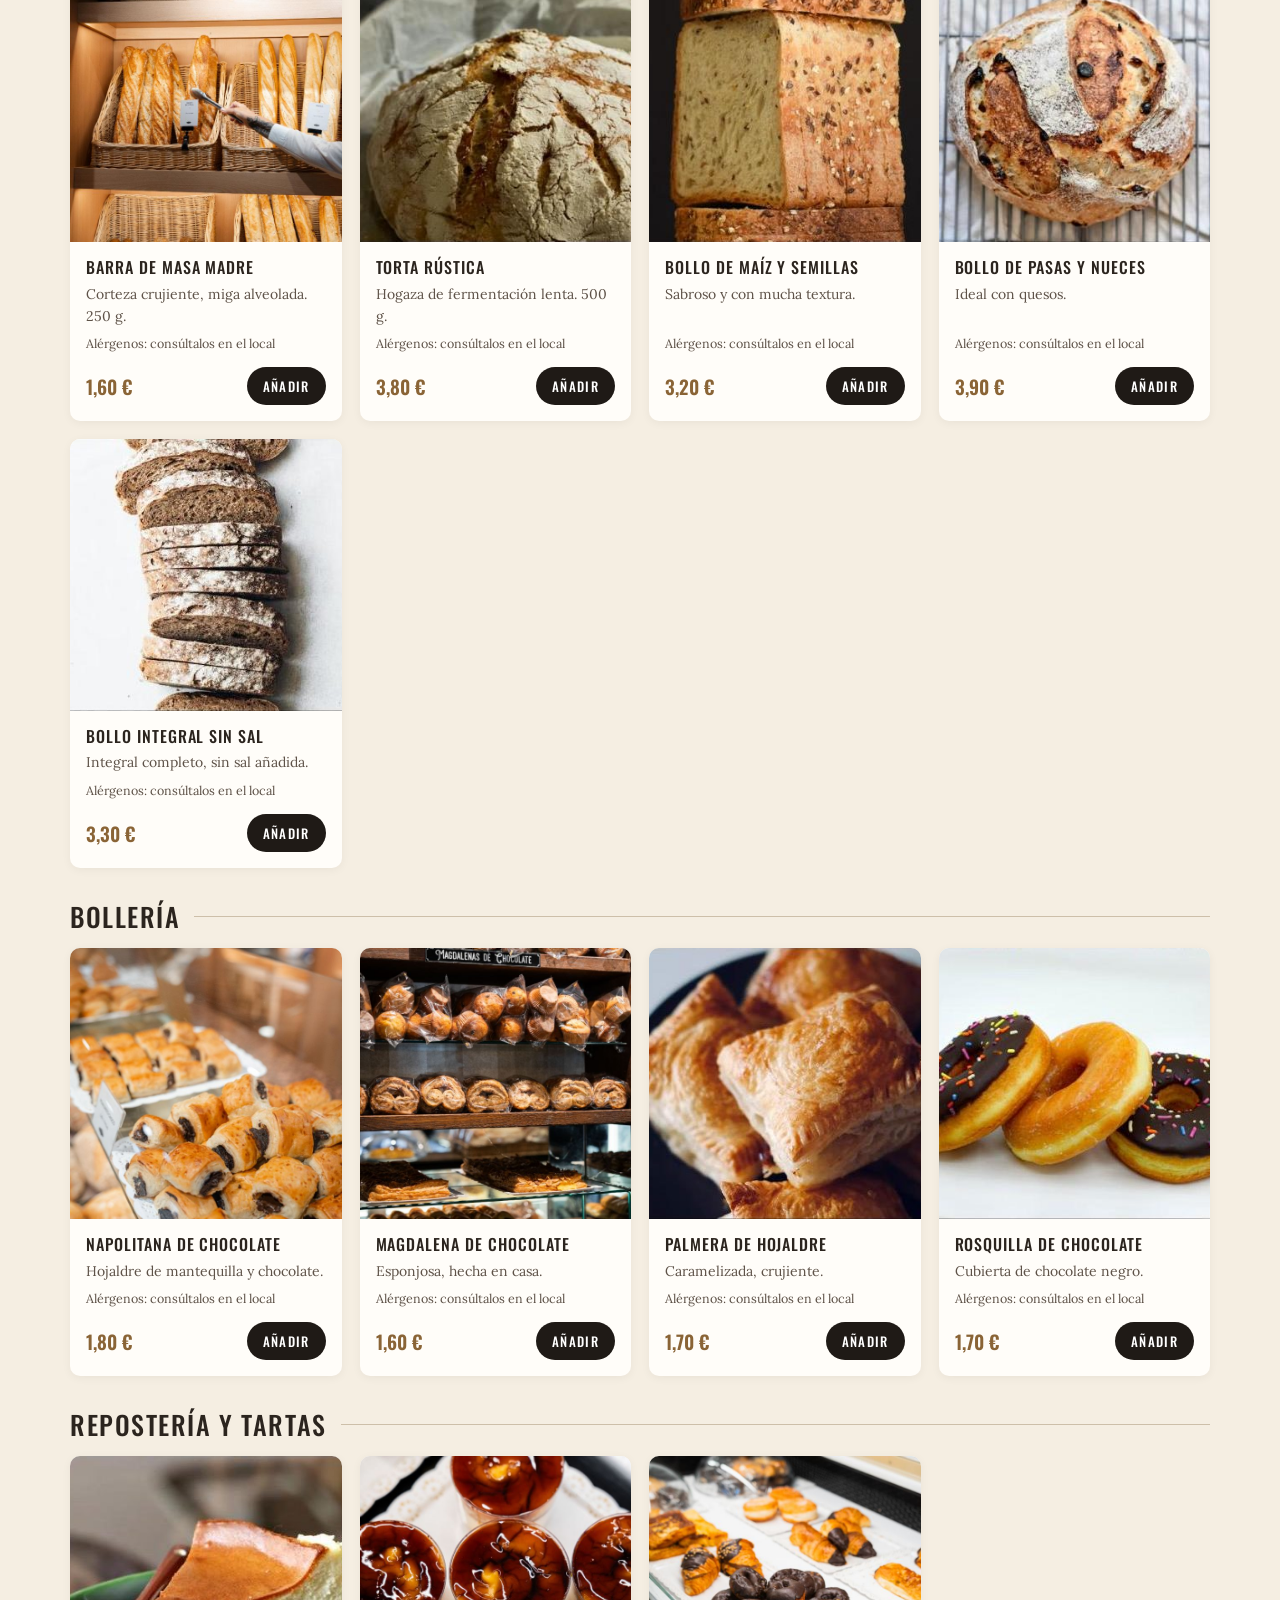
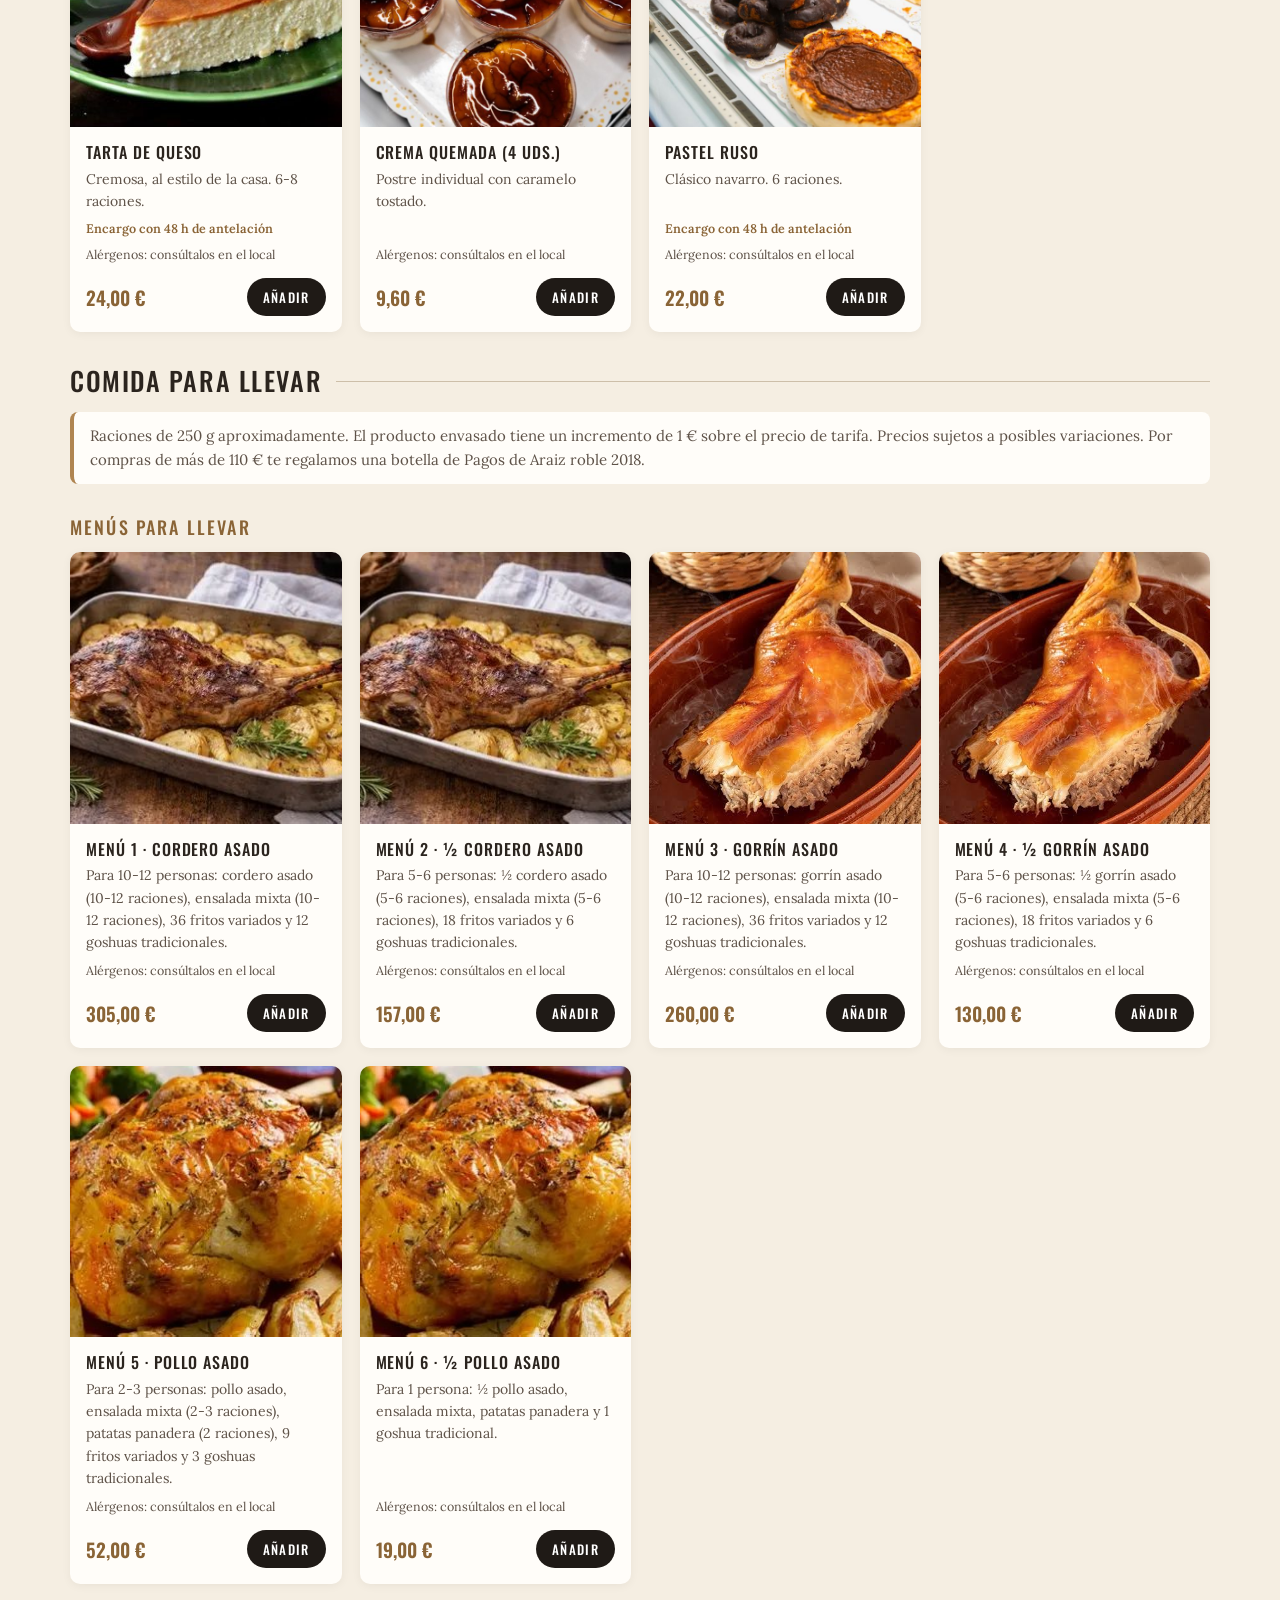
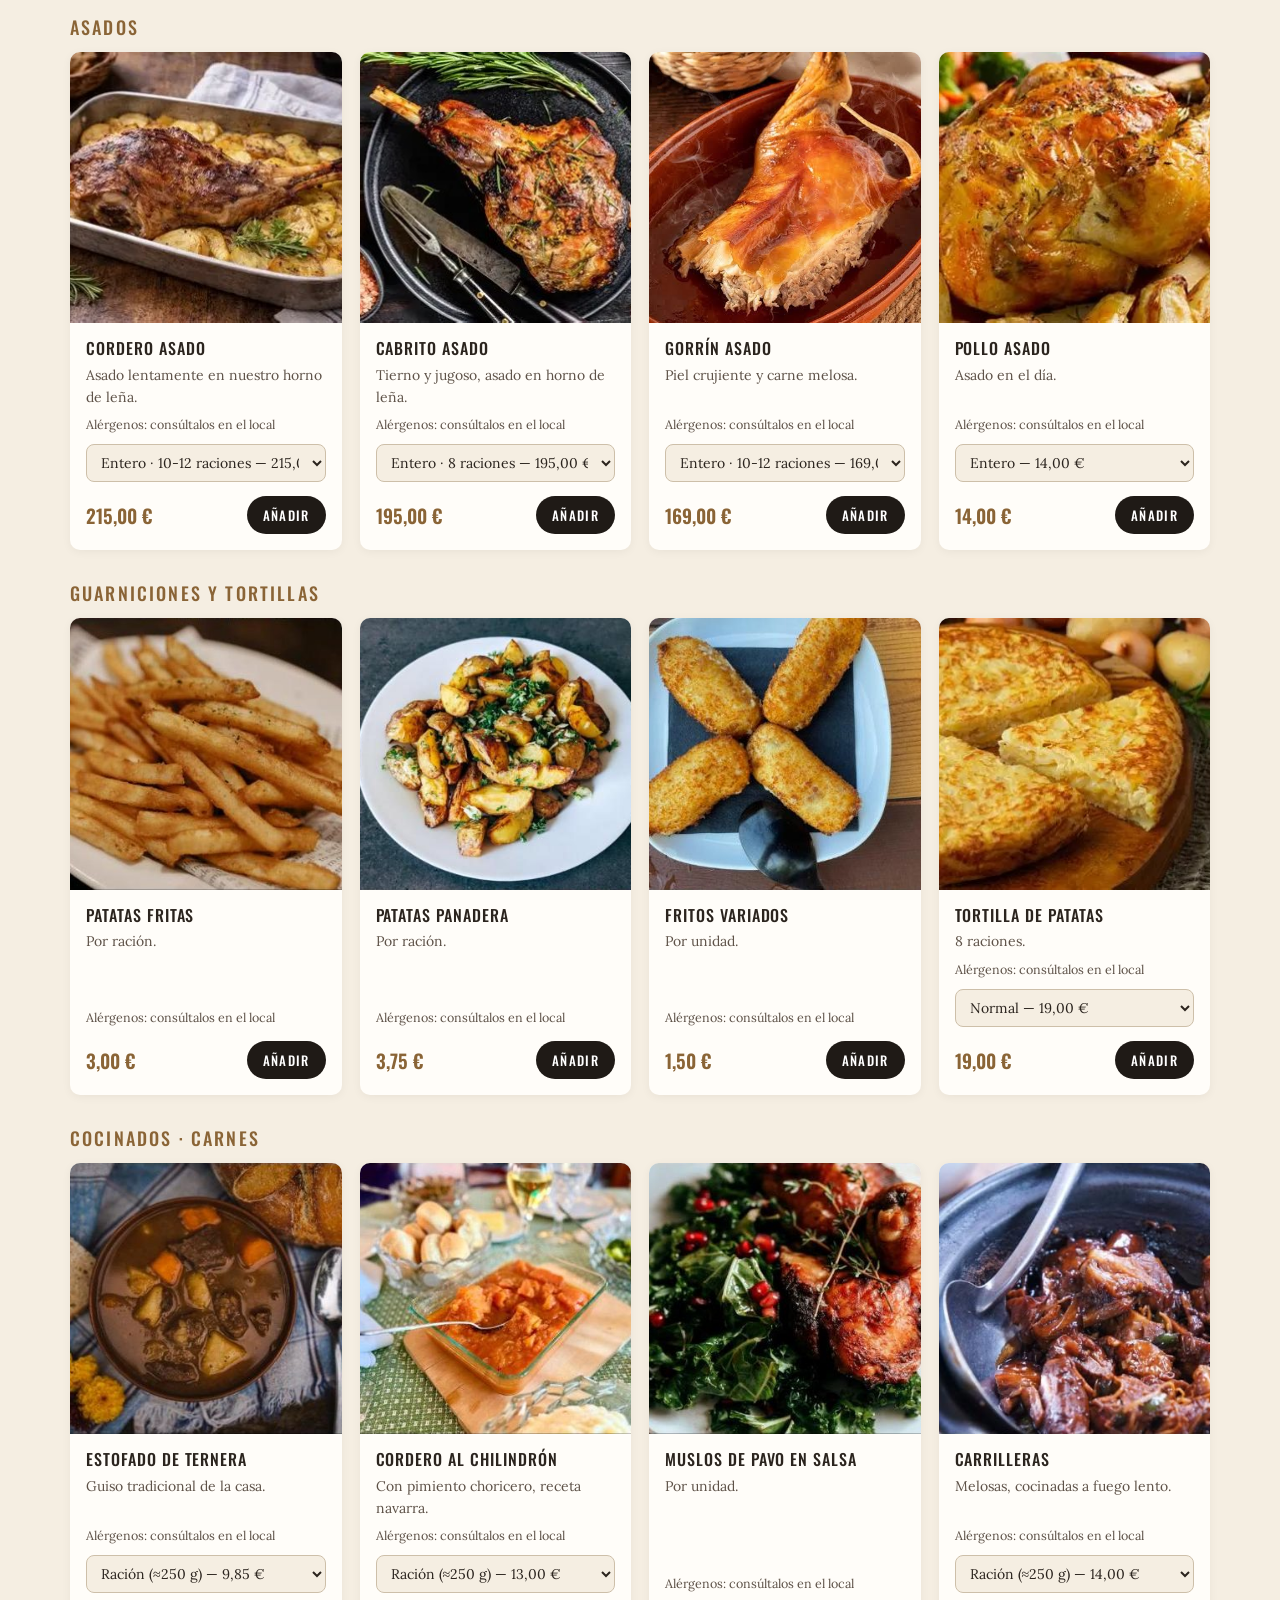
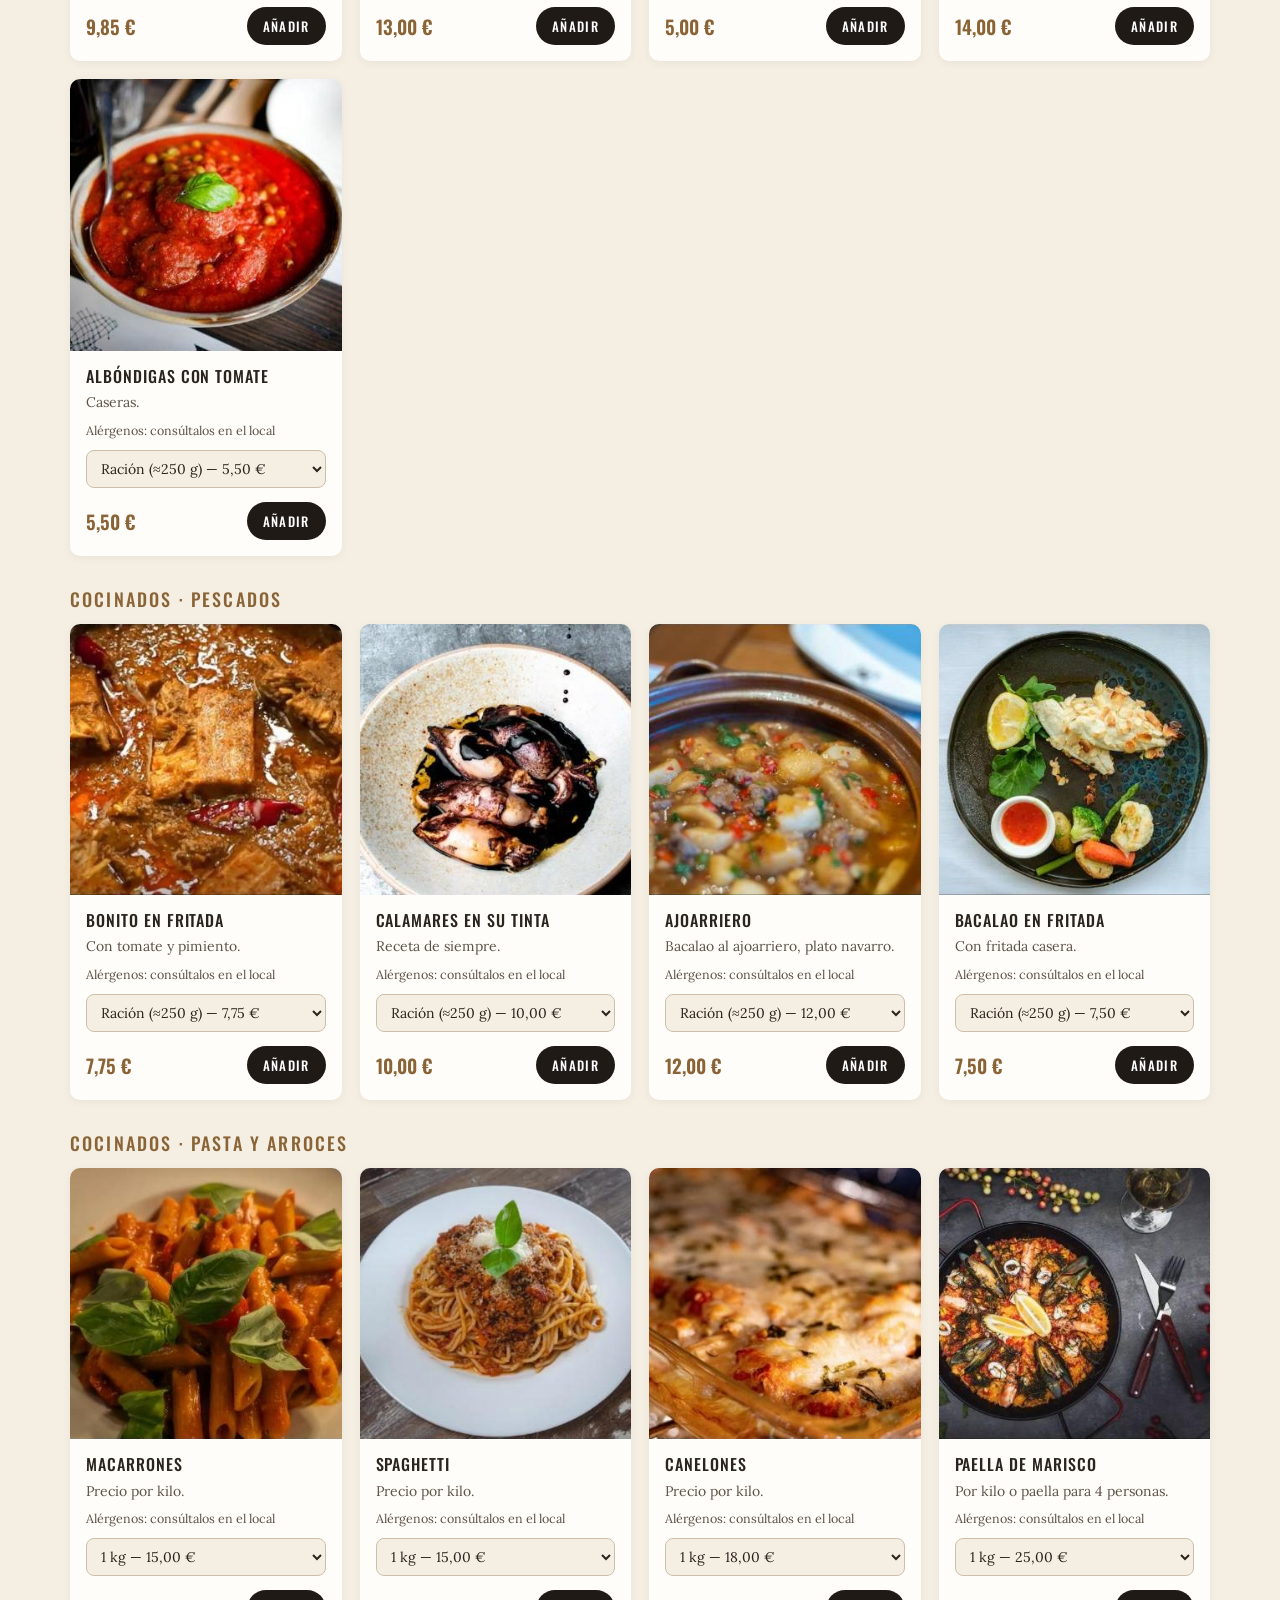
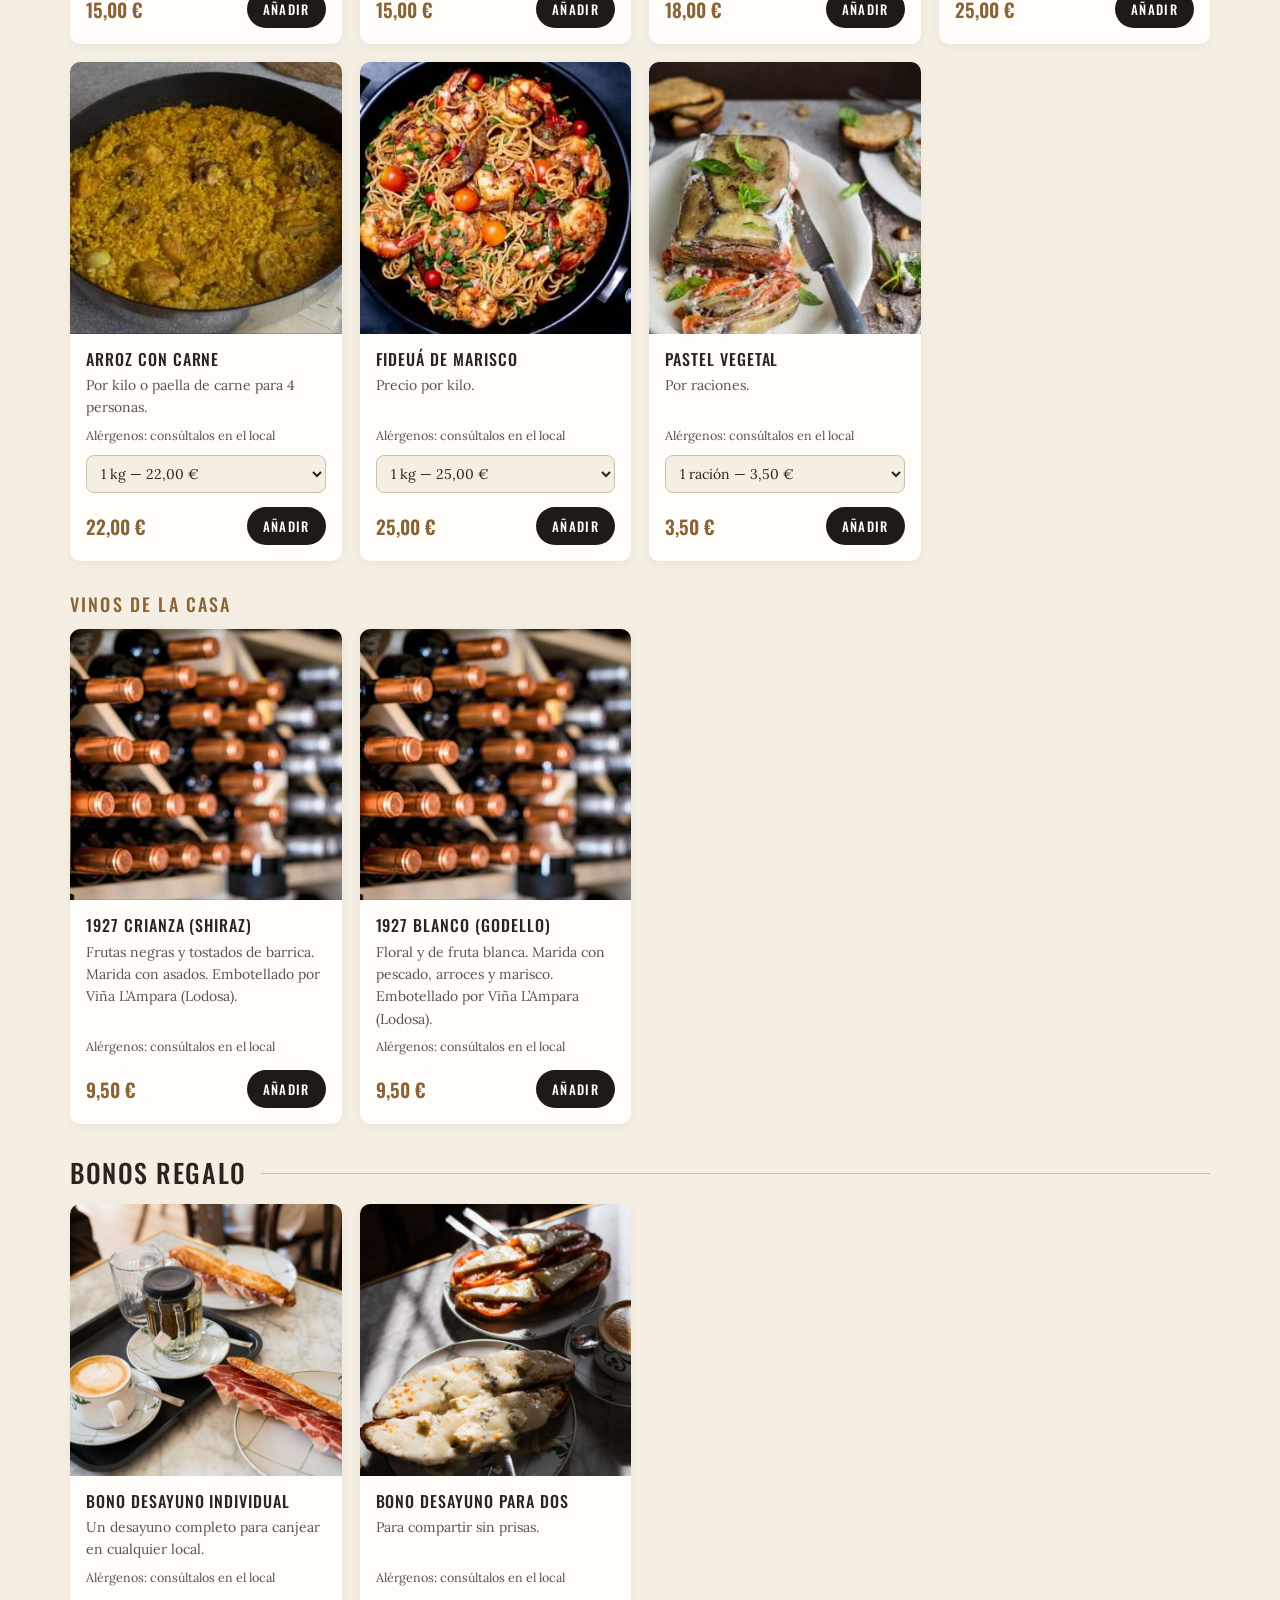
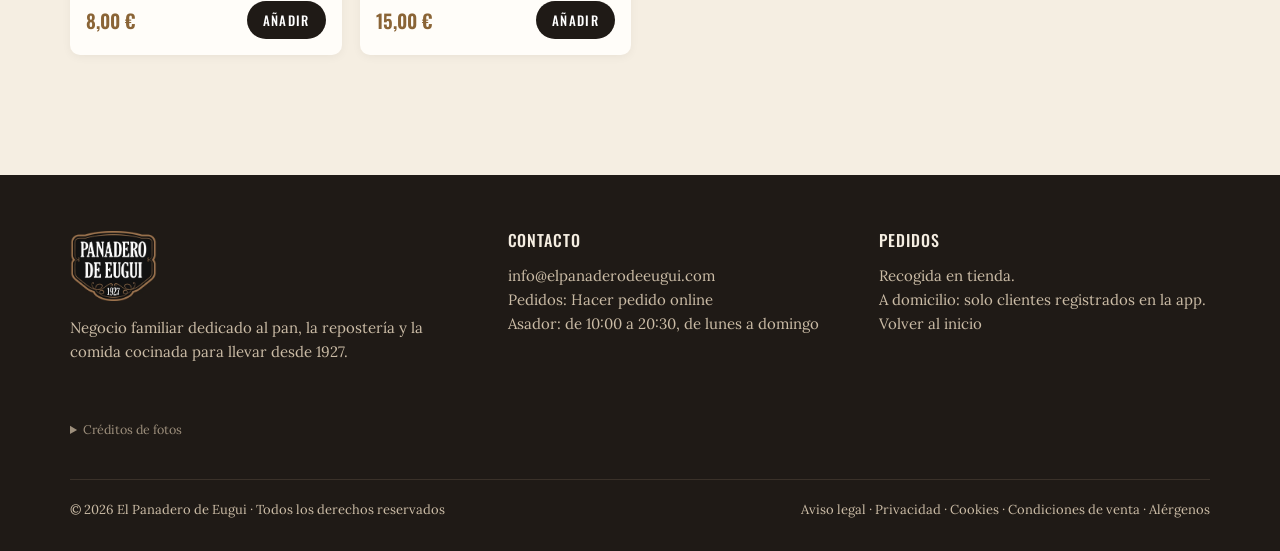
<file: pedidos.html>
<!doctype html>
<html lang="es">
<head>
<meta charset="utf-8">
<meta name="viewport" content="width=device-width,initial-scale=1">
<title>Haz tu pedido · Panadero de Eugui</title>
<meta name="description" content="Pan de masa madre, repostería, cafetería y comida para llevar en Pamplona y Huarte. Haz tu pedido online para recoger en tienda o a domicilio.">
<link rel="stylesheet" href="fuentes.css?v=20261023c">
<style>
:root{
  --negro:#1f1a16; --negro-2:#2a231d; --oro:#b08551; --oro-osc:#8a6436;
  --papel:#f5eee2; --papel-2:#ebe1d0; --texto:#2b241e; --texto-suave:#5e5248;
  --blanco:#fffdf9; --ok:#3f6b3a; --radio:10px;
  --sombra:0 10px 30px rgba(31,26,22,.18);
}
*{box-sizing:border-box}
html{scroll-behavior:smooth}
html,body{overflow-x:clip}
body{margin:0;background:var(--papel);color:var(--texto);font:17px/1.6 Lora,Georgia,serif}
img{max-width:100%;display:block}
a{color:inherit}
h1,h2,h3{font-family:Oswald,Arial Narrow,sans-serif;font-weight:500;letter-spacing:.06em;text-transform:uppercase;line-height:1.15;margin:0 0 .4em}
.script{font-family:"Great Vibes",cursive;text-transform:none;letter-spacing:0;font-weight:400;color:var(--oro)}
.wrap{max-width:1180px;margin:0 auto;padding:0 20px}
.skip{position:absolute;left:-999px;top:0;background:var(--oro);color:#fff;padding:10px 16px;z-index:999}
.skip:focus{left:10px;top:10px}
:focus-visible{outline:3px solid var(--oro);outline-offset:3px}
.btn{display:inline-flex;align-items:center;justify-content:center;gap:.5em;border:0;cursor:pointer;font:500 15px/1 Oswald,sans-serif;letter-spacing:.12em;text-transform:uppercase;padding:16px 26px;border-radius:999px;background:var(--oro);color:#fff;text-decoration:none;transition:background .2s,transform .2s}
.btn:hover{background:var(--oro-osc);transform:translateY(-1px)}
.btn.sec{background:transparent;color:inherit;box-shadow:inset 0 0 0 2px currentColor}
.btn.sec:hover{background:rgba(255,255,255,.08)}
.btn.osc{background:var(--negro)}
.btn[disabled]{opacity:.45;cursor:not-allowed;transform:none}

/* Cabecera */
header.top{position:sticky;top:0;z-index:50;background:var(--negro);color:var(--papel);border-bottom:3px solid var(--oro)}
.top .wrap{display:flex;align-items:center;gap:20px;height:78px}
.logo img{height:62px;width:auto}
nav.menu{display:flex;gap:22px;margin-left:auto}
nav.menu a{font:500 14px Oswald,sans-serif;letter-spacing:.14em;text-transform:uppercase;text-decoration:none;opacity:.85}
nav.menu a:hover{opacity:1;color:var(--oro)}
.carrito-btn{position:relative;background:none;border:2px solid var(--oro);color:var(--papel);border-radius:999px;padding:9px 16px;font:500 14px Oswald,sans-serif;letter-spacing:.1em;cursor:pointer;display:flex;gap:8px;align-items:center}
.carrito-btn .n{background:var(--oro);color:#fff;border-radius:999px;min-width:22px;height:22px;display:inline-grid;place-items:center;font-size:12px}
.hamb{display:none;background:none;border:0;color:var(--papel);font-size:28px;cursor:pointer}

/* Hero */
.hero{position:relative;min-height:min(86vh,720px);display:grid;align-items:center;color:var(--blanco);overflow:hidden}
.hero>img{position:absolute;inset:0;width:100%;height:100%;object-fit:cover}
.hero:after{content:"";position:absolute;inset:0;background:linear-gradient(90deg,rgba(20,16,13,.85) 0%,rgba(20,16,13,.55) 55%,rgba(20,16,13,.2) 100%)}
.hero .wrap{position:relative;z-index:1;padding-top:60px;padding-bottom:60px}
.hero .script{font-size:clamp(34px,5vw,56px);display:block;margin-bottom:6px}
.hero h1{font-size:clamp(40px,7vw,86px);font-weight:600;max-width:11ch;letter-spacing:.03em}
.hero p{max-width:520px;font-size:19px;margin:0 0 28px;color:#efe6d8}
.hero .ctas{display:flex;flex-wrap:wrap;gap:14px}
.hero .sello{display:flex;gap:26px;margin-top:38px;font:500 13px Oswald,sans-serif;letter-spacing:.14em;text-transform:uppercase;color:#e6d7c1;flex-wrap:wrap}
.hero .sello span:before{content:"✦ ";color:var(--oro)}

/* Accesos tipo Coffing */
.accesos{margin-top:-70px;position:relative;z-index:2}
.accesos .grid{display:grid;grid-template-columns:repeat(3,1fr);gap:14px}
.acceso{background:var(--blanco);border-radius:var(--radio);box-shadow:var(--sombra);display:flex;align-items:center;gap:16px;padding:14px 20px 14px 14px;text-decoration:none;border:0;cursor:pointer;text-align:left;font:inherit;color:inherit;transition:transform .2s}
.acceso:hover{transform:translateY(-3px)}
.acceso img{width:72px;height:72px;border-radius:8px;object-fit:cover}
.acceso b{display:block;font:500 17px Oswald,sans-serif;letter-spacing:.08em;text-transform:uppercase}
.acceso small{color:var(--texto-suave);font-size:14px}
.acceso .fl{margin-left:auto;font-size:22px;color:var(--oro)}

section{padding:90px 0}
.titulo{text-align:center;margin-bottom:46px}
.titulo .script{font-size:42px;display:block;line-height:1}
.titulo h2{font-size:clamp(28px,4vw,44px)}
.titulo p{max-width:640px;margin:8px auto 0;color:var(--texto-suave)}
.adorno{width:120px;height:14px;margin:10px auto 0;background:radial-gradient(circle,var(--oro) 3px,transparent 4px) center/14px 14px no-repeat,linear-gradient(var(--oro),var(--oro)) left center/48px 1px no-repeat,linear-gradient(var(--oro),var(--oro)) right center/48px 1px no-repeat}

/* Cómo funciona */
.pasos{display:grid;grid-template-columns:repeat(4,1fr);gap:22px;counter-reset:p}
.paso{background:var(--blanco);border-radius:var(--radio);padding:26px;border-top:4px solid var(--oro)}
.paso:before{counter-increment:p;content:counter(p);font:600 42px Oswald;color:var(--oro);display:block;line-height:1;margin-bottom:8px}
.paso h3{font-size:18px}
.paso p{margin:0;color:var(--texto-suave);font-size:15px}

/* Secciones de producto */
.bloques{display:grid;grid-template-columns:repeat(4,1fr);gap:18px}
.bloque{position:relative;border-radius:var(--radio);overflow:hidden;aspect-ratio:3/4;color:#fff;text-decoration:none;background:#000;cursor:pointer;border:0;padding:0;font:inherit;text-align:left}
.bloque img{width:100%;height:100%;object-fit:cover;transition:transform .5s,opacity .3s;opacity:.85}
.bloque:hover img{transform:scale(1.05);opacity:.7}
.bloque div{position:absolute;inset:auto 0 0 0;padding:22px;background:linear-gradient(transparent,rgba(0,0,0,.8))}
.bloque h3{font-size:22px;margin:0}
.bloque p{margin:4px 0 10px;font-size:14px;color:#eadfcd}
.bloque span{font:500 13px Oswald;letter-spacing:.14em;text-transform:uppercase;color:var(--oro)}

/* Historia */
.historia{background:var(--negro);color:var(--papel)}
.historia .wrap{display:grid;grid-template-columns:1fr 1fr;gap:60px;align-items:center}
.historia img{border-radius:var(--radio);box-shadow:var(--sombra)}
.historia p{color:#d9cdbb}
.historia .script{font-size:44px}

/* Catálogo destacado */
.destacados{display:grid;grid-template-columns:repeat(4,1fr);gap:18px}
.prod{background:var(--blanco);border-radius:var(--radio);overflow:hidden;display:flex;flex-direction:column;box-shadow:0 2px 10px rgba(0,0,0,.05)}
.prod img{aspect-ratio:1;object-fit:cover;width:100%}
.prod .c{padding:16px;display:flex;flex-direction:column;gap:6px;flex:1}
.prod h3{font-size:16px;margin:0}
.prod p{margin:0;font-size:14px;color:var(--texto-suave);flex:1}
.prod .pie{display:flex;align-items:center;justify-content:space-between;margin-top:8px}
.precio{font:600 19px Oswald;color:var(--oro-osc)}
.add{background:var(--negro);color:#fff;border:0;border-radius:999px;padding:9px 16px;font:500 13px Oswald;letter-spacing:.1em;text-transform:uppercase;cursor:pointer}
.add:hover{background:var(--oro)}

/* Locales */
.locales{background:var(--papel-2)}
.locs{display:grid;grid-template-columns:repeat(auto-fit,minmax(200px,1fr));gap:18px}
.loc{background:var(--blanco);border-radius:var(--radio);overflow:hidden}
.loc img{aspect-ratio:3/2;object-fit:cover;width:100%}
.loc .c{padding:18px}
.loc h3{font-size:18px;margin-bottom:4px}
.loc p{margin:0 0 4px;font-size:15px;color:var(--texto-suave)}

/* Insta */
.insta{display:grid;grid-template-columns:repeat(6,1fr);gap:6px}
.insta img{aspect-ratio:1;object-fit:cover;width:100%}

/* Bono */
.bono{background:linear-gradient(rgba(31,26,22,.78),rgba(31,26,22,.78)),var(--bg) center/cover;color:var(--papel);text-align:center}
.bono .script{font-size:46px}
.bono p{max-width:560px;margin:0 auto 26px;color:#e6d9c5}

footer{background:var(--negro);color:#cbbca6;padding:56px 0 30px;font-size:15px}
footer .wrap{display:grid;grid-template-columns:1.2fr 1fr 1fr;gap:40px}
footer h3{color:var(--papel);font-size:16px}
footer a{text-decoration:none}
footer a:hover{color:var(--oro)}
footer .legal{grid-column:1/-1;border-top:1px solid #3a3129;padding-top:20px;font-size:13px;display:flex;justify-content:space-between;flex-wrap:wrap;gap:10px}

/* ===== Tienda (flujo de pedido) ===== */
.capa{position:fixed;inset:0;background:rgba(15,12,10,.6);z-index:80;display:none;align-items:center;justify-content:center;padding:16px}
.capa.on{display:flex}
.modal{background:var(--papel);border-radius:14px;max-width:620px;width:100%;max-height:92vh;overflow:auto;padding:34px;position:relative;box-shadow:var(--sombra)}
.modal h2{font-size:24px}
.cerrar{position:absolute;top:14px;right:14px;background:none;border:0;font-size:28px;cursor:pointer;color:var(--texto);width:44px;height:44px}
.servicios{display:grid;grid-template-columns:1fr 1fr;gap:12px;margin-top:18px}
.serv{background:var(--negro);color:var(--papel);border:0;border-radius:10px;padding:22px 14px;cursor:pointer;font:500 16px Oswald;letter-spacing:.06em;text-align:center}
.serv .ico{font-size:28px;display:block;margin-bottom:6px}
.serv small{display:block;font:400 13px Lora;color:#cdbfa9;margin-top:4px;letter-spacing:0}
.serv:hover,.serv[aria-pressed=true]{background:var(--oro)}
.lista-locales{display:grid;gap:10px;margin-top:16px}
.opt{display:flex;gap:14px;align-items:center;background:var(--blanco);border:2px solid transparent;border-radius:10px;padding:10px;cursor:pointer;text-align:left;font:inherit;color:inherit}
.opt img{width:64px;height:48px;object-fit:cover;border-radius:6px}
.opt b{font:500 16px Oswald;letter-spacing:.05em}
.opt small{display:block;color:var(--texto-suave)}
.opt[aria-pressed=true],.opt:hover{border-color:var(--oro)}
label{display:block;font:500 13px Oswald;letter-spacing:.1em;text-transform:uppercase;margin:16px 0 6px}
input,select,textarea{width:100%;font:16px Lora,serif;padding:12px 14px;border:1px solid #cdbfa9;border-radius:8px;background:var(--blanco);color:var(--texto)}
.fila{display:grid;grid-template-columns:1fr 1fr;gap:12px}
.horas{display:flex;flex-wrap:wrap;gap:8px;margin-top:6px}
.hora{border:1px solid #cdbfa9;background:var(--blanco);border-radius:999px;padding:8px 14px;cursor:pointer;font:15px Lora}
.hora[aria-pressed=true]{background:var(--negro);color:#fff;border-color:var(--negro)}
.aviso{font-size:14px;color:var(--texto-suave);margin-top:8px}
.err{color:#a3321f;font-size:14px;margin-top:8px;min-height:1em}

/* Página de pedido */
#tienda{display:none;padding:0 0 120px;background:var(--papel)}
body.modo-tienda #tienda{display:block}
body.modo-tienda main.inicio{display:none}
.barra-pedido{background:var(--negro-2);color:var(--papel);padding:14px 0;position:sticky;top:81px;z-index:40}
.barra-pedido .wrap{display:flex;gap:16px;align-items:center;flex-wrap:wrap;font-size:15px}
.barra-pedido b{color:var(--oro);font-weight:600}
.barra-pedido button{margin-left:auto;background:none;border:1px solid var(--oro);color:var(--papel);border-radius:999px;padding:6px 14px;cursor:pointer;font:14px Lora}
.tienda-cab{padding:40px 0 10px}
.tabs{display:flex;gap:8px;overflow-x:auto;padding:10px 0 18px;position:sticky;top:137px;background:var(--papel);z-index:30}
.tab{flex:none;border:1px solid var(--negro);background:transparent;border-radius:999px;padding:10px 18px;font:500 14px Oswald;letter-spacing:.1em;text-transform:uppercase;cursor:pointer;color:var(--negro)}
.tab[aria-selected=true]{background:var(--negro);color:var(--papel)}
.cat-tit{margin:34px 0 16px;font-size:26px;display:flex;align-items:center;gap:14px}
.cat-tit:after{content:"";flex:1;height:1px;background:#cdbfa9}
.lista-prod{display:grid;grid-template-columns:repeat(auto-fill,minmax(250px,1fr));gap:18px}
.cant{display:flex;align-items:center;gap:6px}
.cant button{width:34px;height:34px;border-radius:50%;border:1px solid var(--negro);background:var(--blanco);cursor:pointer;font-size:18px;line-height:1}
.cant span{min-width:22px;text-align:center;font:600 16px Oswald}

/* Carrito */
.panel{position:fixed;top:0;right:0;height:100%;width:min(420px,100%);background:var(--blanco);z-index:90;transform:translateX(105%);transition:transform .3s;display:flex;flex-direction:column;box-shadow:-10px 0 30px rgba(0,0,0,.2)}
.panel.on{transform:none}
.panel header{display:flex;align-items:center;justify-content:space-between;padding:20px 22px;border-bottom:1px solid var(--papel-2)}
.panel header h2{margin:0;font-size:22px}
.items{flex:1;overflow:auto;padding:10px 22px}
.item{display:grid;grid-template-columns:56px 1fr auto;gap:12px;align-items:center;padding:12px 0;border-bottom:1px solid var(--papel-2)}
.item img{width:56px;height:56px;border-radius:8px;object-fit:cover}
.item b{font:500 15px Oswald;letter-spacing:.04em}
.item small{display:block;color:var(--texto-suave)}
.panel footer{background:var(--papel);color:var(--texto);padding:20px 22px;display:block}
.tot{display:flex;justify-content:space-between;margin:4px 0;font-size:15px}
.tot.g{font:600 22px Oswald;margin:10px 0 14px}
.vacio{text-align:center;color:var(--texto-suave);padding:50px 10px}
.fondo-panel{position:fixed;inset:0;background:rgba(0,0,0,.4);z-index:85;display:none}
.fondo-panel.on{display:block}
.flotante{position:fixed;bottom:18px;left:50%;transform:translateX(-50%);z-index:60;display:none;box-shadow:var(--sombra)}
body.modo-tienda .flotante.hay{display:inline-flex}

/* Checkout */
.pagos{display:grid;gap:10px;margin-top:6px}
.pago{display:flex;gap:12px;align-items:flex-start;background:var(--blanco);border:2px solid #e0d4c1;border-radius:10px;padding:14px;cursor:pointer}
.pago input{width:auto;margin-top:5px}
.pago.off{opacity:.55;cursor:not-allowed}
.pago b{font:500 16px Oswald;letter-spacing:.05em}
.pago small{display:block;color:var(--texto-suave)}
.resumen{background:var(--blanco);border-radius:10px;padding:14px 16px;margin-top:16px;font-size:15px}
.ok-ico{width:70px;height:70px;border-radius:50%;background:var(--ok);color:#fff;display:grid;place-items:center;font-size:36px;margin:0 auto 14px}
.chk{display:flex;gap:10px;align-items:flex-start;font-size:14px;margin-top:14px}
.chk input{width:auto;margin-top:4px}

@media (max-width:980px){
  nav.menu{display:none;position:absolute;top:81px;left:0;right:0;background:var(--negro);flex-direction:column;padding:16px 20px;gap:14px}
  nav.menu.on{display:flex}
  .hamb{display:block}
  .carrito-btn{margin-left:auto}
  .accesos .grid,.bloques,.destacados{grid-template-columns:repeat(2,1fr)}
  .pasos{grid-template-columns:repeat(2,1fr)}
  .historia .wrap{grid-template-columns:1fr}
  .insta{grid-template-columns:repeat(3,1fr)}
  footer .wrap{grid-template-columns:1fr}
}
@media (max-width:600px){
  body{font-size:16px}
  .top .wrap{height:68px}.logo img{height:52px}
  nav.menu{top:71px}.barra-pedido{top:71px}.tabs{top:127px}
  .accesos{margin-top:-40px}
  .accesos .grid,.bloques,.destacados,.pasos{grid-template-columns:1fr}
  .bloque{aspect-ratio:16/10}
  .servicios,.fila{grid-template-columns:1fr}
  .modal{padding:26px 18px}
  section{padding:64px 0}
  .carrito-btn .t{display:none}
}
@media (prefers-reduced-motion:reduce){*{transition:none!important;scroll-behavior:auto!important}}
</style>
</head>
<body>
<style>
/* ===== Página de pedidos (añadidos) ===== */
.p-cab{position:relative;color:var(--blanco);background:var(--negro);overflow:hidden}
.p-cab>img{position:absolute;inset:0;width:100%;height:100%;object-fit:cover;opacity:.45}
.p-cab .wrap{position:relative;padding-top:46px;padding-bottom:40px}
.p-cab .script{font-size:clamp(28px,4vw,42px);display:block}
.p-cab h1{font-size:clamp(30px,5vw,54px);margin:0 0 6px}
.p-cab p{margin:0;max-width:620px;color:#efe6d8}
.barra-pedido{top:81px}
.flotante{white-space:nowrap}
.barra-pedido .falta{color:#e6d7c1}
.tabs{top:133px;padding-top:14px}
a.tab{text-decoration:none;display:inline-flex;align-items:center}
.sub-tit{font:500 18px Oswald,sans-serif;letter-spacing:.12em;text-transform:uppercase;color:var(--oro-osc);margin:30px 0 12px}
.nota-cat{background:var(--blanco);border-left:4px solid var(--oro);border-radius:8px;padding:12px 16px;font-size:15px;color:var(--texto-suave);margin:6px 0 4px}
.prod select{font:inherit;font-size:14px;padding:8px 10px;border:1px solid #cdbfa9;border-radius:8px;background:var(--papel);width:100%;margin-top:4px}
.prod .sinfoto{aspect-ratio:1;display:grid;place-items:center;background:linear-gradient(135deg,#2a231d,#3a2f25);color:var(--oro);font-family:"Great Vibes",cursive;font-size:34px;text-align:center;padding:16px}
.prod .alerg{font-size:12.5px;color:var(--texto-suave)}
.prod .ant{font-size:12.5px;color:var(--oro-osc);font-weight:600}
.item small.op{color:var(--oro-osc)}
.regalo-aviso{background:#efe4cf;border-radius:8px;padding:10px 12px;font-size:14px;margin:6px 0 10px}
.serv.bloq{background:#5b5048;cursor:not-allowed;opacity:.85}
.serv.bloq:hover{background:#5b5048}
.serv .candado{display:block;font:600 12px Lora;color:var(--oro);margin-top:8px;letter-spacing:0}
@media (max-width:600px){.barra-pedido{top:71px}.tabs{top:123px}}
</style>

<a class="skip" href="#catalogo">Saltar a la carta</a>
<header class="top">
  <div class="wrap">
    <a class="logo" href="index.html?v=20261023c" aria-label="Panadero de Eugui, inicio"><img data-img="logo" src="[data-uri]" alt="Panadero de Eugui 1927"></a>
    <nav class="menu" id="menu" aria-label="Principal">
      <a href="index.html?v=20261023c">Inicio</a>
      <a href="#llevar">Comida para llevar</a>
      <a href="#desayunos">Desayunos</a>
      <a href="#reposteria">Tartas</a>
      <a href="index.html?v=20261023c#contacto-locales">Locales</a>
    </nav>
    <button class="carrito-btn" onclick="abrirCarrito()" aria-label="Ver cesta"><span aria-hidden="true">🧺</span><span class="t">Cesta</span><span class="n" id="nCesta">0</span></button>
    <button class="hamb" aria-label="Abrir menú" aria-expanded="false" aria-controls="menu" onclick="toggleMenu(this)">☰</button>
  </div>
</header>

<div id="tienda" aria-live="polite">
  <section class="p-cab" style="padding:0">
    <img id="cabImg" data-img="hero-pan" src="[data-uri]" alt="">
    <div class="wrap">
      <span class="script" id="cabScript">Haz tu pedido</span>
      <h1 id="cabTit">Toda la carta</h1>
      <p id="cabTxt">Todo recién hecho en nuestro obrador. Añade lo que quieras a la cesta, elige local y hora, paga y listo.</p>
    </div>
  </section>
  <div class="barra-pedido"><div class="wrap">
    <span id="resServicio">🛍️ <b>Recogida en tienda</b></span><span id="resLugar" class="falta">· Elige local y hora</span><span id="resHora"></span>
    <button onclick="abrirServicio()" id="btnCambiar">Elegir</button>
  </div></div>
  <div class="wrap">
    <nav class="tabs" id="tabs" aria-label="Categorías de la carta"></nav>
    <div id="catalogo"></div>
  </div>
  <button class="btn flotante" id="flotante" onclick="abrirCarrito()">Ver cesta · <span id="flotTot">0,00 €</span></button>
</div>

<footer>
  <div class="wrap">
    <div>
      <img data-img="logo" src="[data-uri]" alt="Panadero de Eugui" style="height:70px;margin-bottom:14px">
      <p>Negocio familiar dedicado al pan, la repostería y la comida cocinada para llevar desde 1927.</p>
    </div>
    <div>
      <h3>Contacto</h3>
      <p><a href="mailto:info@elpanaderodeeugui.com">info@elpanaderodeeugui.com</a><br>Pedidos: <a href="pedidos.html">Hacer pedido online</a><br>Asador: de 10:00 a 20:30, de lunes a domingo</p>
    </div>
    <div>
      <h3>Pedidos</h3>
      <p>Recogida en tienda.<br>A domicilio: solo clientes registrados en la app.<br><a href="index.html?v=20261023c">Volver al inicio</a></p>
    </div>
    <details class="creditos" style="grid-column:1/-1;font-size:12.5px;color:#9d8f7c"><summary style="cursor:pointer">Créditos de fotos</summary><p id="creditos" style="margin:8px 0 0"></p></details>
    <div class="legal"><span>© 2026 El Panadero de Eugui · Todos los derechos reservados</span><span><a href="legal.html#aviso-legal">Aviso legal</a> · <a href="legal.html#privacidad">Privacidad</a> · <a href="legal.html#cookies">Cookies</a> · <a href="legal.html#condiciones">Condiciones de venta</a> · <a href="legal.html#alergenos">Alérgenos</a></span></div>
  </div>
</footer>

<!-- Modal: recogida (local, día y hora) -->
<div class="capa" id="mServicio" role="dialog" aria-modal="true" aria-labelledby="tServ">
  <div class="modal">
    <button class="cerrar" aria-label="Cerrar" onclick="cerrar('mServicio')">×</button>
    <h2 id="tServ">¿Cómo lo quieres?</h2>
    <div class="servicios">
      <button class="serv" id="servRec" type="button" onclick="elegirServicio('recogida')"><span class="ico" aria-hidden="true">🛍️</span>Recogida en tienda<small>Sin colas, cuando tú digas</small></button>
      <button class="serv" id="servDom" type="button" onclick="elegirServicio('domicilio')"></button>
    </div>
    <div class="aviso" id="avisoDom" hidden style="margin-top:10px">El reparto a domicilio es solo para clientes registrados (restaurantes y hostelería). El alta se hace desde la app del Panadero de Eugui; pídela en cualquiera de nuestros locales.<br><button class="btn" type="button" style="margin-top:10px" onclick="abrirLogin()">Iniciar sesión</button></div>
    <h2 style="margin-top:24px;font-size:20px" id="tLugar">¿Dónde lo recoges?</h2>
    <div id="zonaLocal" class="lista-locales"></div>
    <div id="zonaDom" hidden></div>
    <div class="fila">
      <div><label for="fecha">Día</label><select id="fecha" onchange="pintarHoras()"></select></div>
      <div><label>&nbsp;</label><p class="aviso" style="margin:12px 0 0" id="avisoAnt">Encargos de tartas: con 48 h de antelación.</p></div>
    </div>
    <label id="lHora">Hora</label>
    <div class="horas" id="horas"></div>
    <p class="err" id="err2"></p>
    <div style="display:flex;gap:10px;justify-content:flex-end;margin-top:18px">
      <button class="btn" id="btnServOk" onclick="confirmarServicio()">Guardar</button>
    </div>
  </div>
</div>

<!-- Cesta -->
<div class="fondo-panel" id="fondoPanel" onclick="cerrarCarrito()"></div>
<aside class="panel" id="panel" aria-label="Tu cesta">
  <header><h2>Tu cesta</h2><button class="cerrar" style="position:static" aria-label="Cerrar cesta" onclick="cerrarCarrito()">×</button></header>
  <div class="items" id="items"></div>
  <footer id="panelPie"></footer>
</aside>

<!-- Pago y confirmación -->
<div class="capa" id="mCheckout" role="dialog" aria-modal="true" aria-labelledby="tChk">
  <div class="modal">
    <button class="cerrar" aria-label="Cerrar" onclick="cerrar('mCheckout')">×</button>
    <div id="chkForm">
      <h2 id="tChk">Finalizar pedido</h2>
      <div class="resumen" id="chkRes"></div>
      <div class="fila">
        <div><label for="nom">Nombre</label><input id="nom" autocomplete="name" required></div>
        <div><label for="tel">Teléfono</label><input id="tel" type="tel" autocomplete="tel" required></div>
      </div>
      <label for="mail">Email</label><input id="mail" type="email" autocomplete="email" required>
      <label for="notas">Notas (opcional)</label><textarea id="notas" rows="2" placeholder="Ej.: vela de cumpleaños, pan bien hecho, cordero troceado…"></textarea>
      <label>Forma de pago</label>
      <div class="pagos">
        <label class="pago" style="text-transform:none;letter-spacing:0;font:inherit;margin:0"><input type="radio" name="pago" value="tarjeta" checked><span><b>Tarjeta / Bizum online</b><small>Pago seguro en la pasarela del banco. <em>Pendiente de conectar: en esta versión no se cobra nada.</em></small></span></label>
        <label class="pago" style="text-transform:none;letter-spacing:0;font:inherit;margin:0" id="pagoTienda"><input type="radio" name="pago" value="tienda"><span><b>Pagar al recoger</b><small>En el local, en efectivo o con tarjeta.</small></span></label>
        <label class="pago" style="text-transform:none;letter-spacing:0;font:inherit;margin:0" id="pagoCuenta" hidden><input type="radio" name="pago" value="cuenta"><span><b>Cargo en tu cuenta de cliente</b><small>Se añade a tu factura según las condiciones de tu cuenta.</small></span></label>
      </div>
      <label class="chk" style="text-transform:none;letter-spacing:0;font:inherit"><input type="checkbox" id="acepto"> <span>He leído y acepto las <a href="legal.html#condiciones" target="_blank" rel="noopener">condiciones de venta</a> y la <a href="legal.html#privacidad" target="_blank" rel="noopener">política de privacidad</a>.</span></label>
      <p class="err" id="errChk"></p>
      <button class="btn" style="width:100%;margin-top:6px" id="btnPagar" onclick="pagar()">Pagar</button>
    </div>
    <div id="chkOk" hidden style="text-align:center">
      <div class="ok-ico" aria-hidden="true">✓</div>
      <h2>¡Pedido recibido!</h2>
      <p id="okTxt"></p>
      <div class="resumen" id="okRes" style="text-align:left"></div>
      <button class="btn" style="margin-top:20px" onclick="finalizar()">Seguir mirando la carta</button>
    </div>
  </div>
</div>

<script src="imagenes.js?v=20261023c"></script>
<script src="carta.js?v=20261023c"></script>
<script src="clientes.js?v=20261023c"></script>
<script>
document.querySelectorAll('[data-img]').forEach(i=>i.src=IMG[i.dataset.img]);
document.body.classList.add('modo-tienda');
const $ = id => document.getElementById(id);
const estado = {servicio:'recogida', local:null, fecha:null, hora:null, filtro:'todo', sel:{}};
let ultimoFoco = null, despuesServicio = null;

function toggleMenu(b){const m=$('menu');m.classList.toggle('on');b.setAttribute('aria-expanded',m.classList.contains('on'))}
function abrir(id){ultimoFoco=document.activeElement;$(id).classList.add('on');setTimeout(()=>$(id).querySelector('button:not(.cerrar), input, select')?.focus(),30)}
function cerrar(id){$(id).classList.remove('on');ultimoFoco?.focus?.()}
document.addEventListener('keydown',e=>{if(e.key==='Escape'){['mServicio','mCheckout'].forEach(i=>$(i).classList.contains('on')&&cerrar(i));cerrarCarrito()}});

/* ---------- Carta: filtro por categoría con el enlace (#llevar, #desayunos…) ---------- */
function leerHash(){
  const h = decodeURIComponent(location.hash.slice(1));
  if (h==='cesta') return {cesta:true};
  return {cat: CATEGORIAS.some(c=>c.id===h) ? h : 'todo'};
}
function foto(p){
  return p.img && IMG[p.img] ? `<img src="${img(p.img)}" alt="${esc(p.n)}" loading="lazy">` : `<div class="sinfoto" aria-hidden="true">${esc(p.n)}</div>`;
}
function tarjeta(p){
  let ctrl, key;
  if (p.o){
    const oi = estado.sel[p.id] ?? 0; key = p.id+'~'+oi;
    const sel = `<select aria-label="Elige tamaño de ${esc(p.n)}" onchange="estado.sel['${p.id}']=+this.value;pintarCatalogo()">${p.o.map((o,i)=>`<option value="${i}" ${i===oi?'selected':''}>${esc(o.n)} — ${eur(o.p)}</option>`).join('')}</select>`;
    const q = cesta[key]||0;
    ctrl = {sel, precio:p.o[oi].p, q};
  } else { key = p.id; ctrl = {sel:'', precio:p.p, q:cesta[key]||0}; }
  const btn = ctrl.q
    ? `<span class="cant"><button aria-label="Quitar uno de ${esc(p.n)}" onclick="mod('${key}',-1)">−</button><span aria-label="${ctrl.q} en la cesta">${ctrl.q}</span><button aria-label="Añadir otro ${esc(p.n)}" onclick="mod('${key}',1)">+</button></span>`
    : `<button class="add" onclick="mod('${key}',1)">Añadir</button>`;
  return `<article class="prod">${foto(p)}<div class="c"><h3>${esc(p.n)}</h3><p>${esc(p.d)}</p>${p.ant?`<span class="ant">Encargo con ${p.ant*24} h de antelación</span>`:''}<span class="alerg">${esc(textoAlergenos(p))}</span>${ctrl.sel}<div class="pie"><span class="precio">${eur(ctrl.precio)}</span>${btn}</div></div></article>`;
}
function bloqueCat(c, conTitulo){
  const ps = PRODUCTOS.filter(p=>p.cat===c.id);
  const subs = [...new Set(ps.map(p=>p.sub||''))];
  const cuerpo = subs.map(s => `${s?`<h3 class="sub-tit">${esc(s)}</h3>`:''}<div class="lista-prod">${ps.filter(p=>(p.sub||'')===s).map(tarjeta).join('')}</div>`).join('');
  const nota = c.id==='hosteleria' ? `<p class="nota-cat">Reparto a domicilio de ${CONFIG.horarioReparto.desde}:00 a ${CONFIG.horarioReparto.hasta}:00 en la dirección de tu cuenta. Precios orientativos para hostelería.</p>` : c.id==='llevar' ? `<p class="nota-cat">${esc(NOTAS_LLEVAR)} Por compras de más de ${CONFIG.regaloDesde} € te regalamos ${esc(CONFIG.regaloTexto)}.</p>` : '';
  return `${conTitulo?`<h2 class="cat-tit" id="cat-${c.id}">${esc(c.nombre)}</h2>`:''}${nota}${cuerpo}`;
}
const CAB_IMG = {hosteleria:'barras', desayunos:'capuchino', pan:'barras', bolleria:'napolitanas', reposteria:'cuajadas', llevar:'pollo-asado', regalo:'tostadas'};
function pintarCatalogo(){
  if(estado.filtro!=='todo' && !CATEGORIAS.some(c=>c.id===estado.filtro)) estado.filtro='todo';
  const f = estado.filtro;
  $('tabs').innerHTML = [{id:'todo',nombre:'Toda la carta'},...categoriasVisibles()].map(c=>`<a class="tab" href="#${c.id==='todo'?'':c.id}" aria-selected="${f===c.id}" aria-current="${f===c.id?'page':'false'}" onclick="return irCat('${c.id}')">${esc(c.nombre)}</a>`).join('');
  const cf = CATEGORIAS.find(c=>c.id===f);
  $('catalogo').innerHTML = f==='todo' ? categoriasVisibles().map(c=>bloqueCat(c,true)).join('')
    : (cf.soloClientes && !esCliente()) ? `<div class="nota-cat" style="margin-top:20px;text-align:center;padding:30px"><h3 style="margin-bottom:8px">Solo para clientes registrados</h3><p>El pan para hostelería se reparte a domicilio a restaurantes y bares dados de alta desde la app del Panadero de Eugui.</p><button class="btn" type="button" style="margin-top:12px" onclick="abrirLogin()">Iniciar sesión</button></div>`
    : `<div style="height:14px"></div>`+bloqueCat(cf, false);
  const c = CATEGORIAS.find(x=>x.id===f);
  $('cabTit').textContent = c ? c.nombre : 'Toda la carta';
  $('cabTxt').textContent = c ? c.desc : 'Todo recién hecho en nuestro obrador. Añade lo que quieras a la cesta, elige local y hora, paga y listo.';
  $('cabImg').src = img(c ? CAB_IMG[c.id] : 'hero-pan');
  document.title = (c ? c.nombre+' · ' : '') + 'Haz tu pedido · Panadero de Eugui';
}
function irCat(id){
  estado.filtro = id; $('menu').classList.remove('on');
  history.replaceState(null,'', id==='todo' ? location.pathname+location.search : '#'+id);
  pintarCatalogo();
  const t=$('tienda').querySelector('.barra-pedido'); scrollTo({top: Math.max(0, $('tabs').parentElement.offsetTop - 140), behavior:'smooth'});
  return false;
}
window.addEventListener('hashchange', ()=>{const h=leerHash(); if(h.cesta) abrirCarrito(); else {estado.filtro=h.cat; pintarCatalogo(); scrollTo({top:0});}});
function mod(key,d){ sumar(key,d); pintarCatalogo(); pintarCesta(); }

/* ---------- Recogida: local, día y hora ---------- */
function elegirServicio(s){
  if(s==='domicilio' && !esCliente()){ $('avisoDom').hidden=false; return; }
  estado.servicio=s; estado.hora=null; pintarServicio(); pintarFechas(); pintarHoras();
}
function pintarServicio(){
  const dom = estado.servicio==='domicilio';
  $('servRec').setAttribute('aria-pressed', !dom);
  const sd=$('servDom'); sd.setAttribute('aria-pressed', dom);
  sd.classList.toggle('bloq', !esCliente());
  sd.innerHTML = esCliente() ? '<span class="ico" aria-hidden="true">🚚</span>A domicilio<small>Reparto a tu restaurante</small>'
    : '<span class="ico" aria-hidden="true">🚚</span>A domicilio<small>Solo clientes registrados</small><span class="candado">🔒 Inicia sesión</span>';
  if(esCliente()) $('avisoDom').hidden=true;
  $('tLugar').textContent = dom ? '¿Dónde te lo llevamos?' : '¿Dónde lo recoges?';
  $('lHora').textContent = dom ? 'Hora de reparto' : 'Hora';
  $('zonaLocal').hidden = dom; $('zonaDom').hidden = !dom;
  if(dom) $('zonaDom').innerHTML = `<div class="opt" aria-pressed="true" style="cursor:default"><span style="font-size:30px;width:64px;text-align:center" aria-hidden="true">🍽️</span><span><b>${esc(CLIENTE.nombre)}</b><small>${esc(CLIENTE.direccion)} · ${esc(CLIENTE.cp)} ${esc(CLIENTE.localidad)}</small><small>Dirección de tu cuenta. Para cambiarla, contacta con nosotros.</small></span></div>`;
}
function abrirServicio(despues){ despuesServicio = despues||null; if(estado.servicio==='domicilio'&&!esCliente()) estado.servicio='recogida'; $('avisoDom').hidden=true; pintarServicio(); pintarLocales(); pintarFechas(); pintarHoras(); $('err2').textContent=''; $('btnServOk').textContent = despues ? 'Continuar al pago' : 'Guardar'; abrir('mServicio'); }
function pintarLocales(){
  $('zonaLocal').innerHTML = LOCALES.map(l=>`<button class="opt" aria-pressed="${estado.local===l.id}" onclick="estado.local='${l.id}';pintarLocales()"><img src="${img(l.img)}" alt=""><span><b>${esc(l.nombre)}</b><small>${esc(l.dir)}</small></span></button>`).join('');
}
const iso = d => d.getFullYear()+'-'+String(d.getMonth()+1).padStart(2,'0')+'-'+String(d.getDate()).padStart(2,'0');
function pintarFechas(){
  const f=$('fecha'),hoy=new Date(),dias=['Domingo','Lunes','Martes','Miércoles','Jueves','Viernes','Sábado'],ant=antelacion();
  f.innerHTML='';
  const hor=estado.servicio==='domicilio'?CONFIG.horarioReparto:CONFIG.horario;
  const finHoy=new Date(); finHoy.setHours(hor.hasta,0,0,0);
  const desdeDia = Math.max(ant, (Date.now()+CONFIG.margenPreparacionMin*60000 > finHoy.getTime()) ? 1 : 0);
  for(let i=desdeDia;i<CONFIG.diasVista+desdeDia;i++){const d=new Date(hoy);d.setDate(hoy.getDate()+i);
    const t=i===0?'Hoy':i===1?'Mañana':dias[d.getDay()]+' '+d.getDate()+'/'+(d.getMonth()+1);
    f.add(new Option(t,iso(d)));}
  if(estado.fecha && [...f.options].some(o=>o.value===estado.fecha)) f.value=estado.fecha; else estado.hora = estado.fecha ? null : estado.hora;
  $('avisoAnt').textContent = ant ? `Tu cesta lleva tartas o encargos: a partir de ${ant*24} h.` : 'Encargos de tartas: con 48 h de antelación.';
}
function pintarHoras(){
  estado.fecha=$('fecha').value;
  const {desde,hasta,intervaloMin}=estado.servicio==='domicilio'?CONFIG.horarioReparto:CONFIG.horario, ahora=new Date(), esHoy=estado.fecha===iso(ahora);
  const limite=new Date(ahora.getTime()+CONFIG.margenPreparacionMin*60000);
  let html='';
  for(let m=desde*60;m<=hasta*60;m+=intervaloMin){
    const h=String(Math.floor(m/60)).padStart(2,'0')+':'+String(m%60).padStart(2,'0');
    if(esHoy){const t=new Date();t.setHours(Math.floor(m/60),m%60,0,0);if(t<limite)continue}
    html+=`<button class="hora" aria-pressed="${estado.hora===h}" onclick="estado.hora='${h}';pintarHoras()">${h}</button>`;
  }
  $('horas').innerHTML=html||'<p class="aviso">No quedan horas hoy. Elige otro día.</p>';
}
function textoFecha(){
  if(!estado.fecha) return '';
  const hoy=iso(new Date()), m=new Date(); m.setDate(m.getDate()+1);
  if(estado.fecha===hoy) return 'Hoy'; if(estado.fecha===iso(m)) return 'Mañana';
  return new Date(estado.fecha+'T12:00').toLocaleDateString('es-ES',{weekday:'long',day:'numeric',month:'numeric'});
}
function servicioListo(){
  if(estado.servicio==='domicilio'){ if(!esCliente()) return false; } else if(!estado.local) return false;
  if(!estado.fecha||!estado.hora) return false;
  const min=new Date(); min.setDate(min.getDate()+antelacion());
  return estado.fecha >= iso(min);
}
function confirmarServicio(){
  const e=$('err2');e.textContent='';
  if(estado.servicio==='recogida'&&!estado.local){e.textContent='Elige un local de recogida.';return}
  if(!estado.hora){e.textContent='Elige una hora.';return}
  cerrar('mServicio'); pintarBarra();
  if(despuesServicio){const f=despuesServicio;despuesServicio=null;f();}
}
function pintarBarra(){
  if(estado.servicio==='domicilio' && esCliente()){
    $('resServicio').innerHTML='🚚 <b>A domicilio</b>'; $('resLugar').textContent='· '+CLIENTE.nombre; $('resLugar').classList.remove('falta');
    $('resHora').textContent = estado.hora ? '· '+textoFecha()+' a las '+estado.hora : '· elige día y hora'; $('btnCambiar').textContent = estado.hora?'Cambiar':'Elegir'; return;
  }
  $('resServicio').innerHTML='🛍️ <b>Recogida en tienda</b>';
  const l=LOCALES.find(x=>x.id===estado.local);
  if(l && estado.hora){ $('resLugar').textContent='· '+l.nombre; $('resLugar').classList.remove('falta'); $('resHora').textContent='· '+textoFecha()+' a las '+estado.hora; $('btnCambiar').textContent='Cambiar'; }
  else { $('resLugar').textContent = l ? '· '+l.nombre+' · elige día y hora' : '· Elige local y hora'; $('resLugar').classList.add('falta'); $('resHora').textContent=''; $('btnCambiar').textContent='Elegir'; }
}

/* ---------- Cesta ---------- */
function pintarCesta(){
  const n=nCesta(), sub=subtotal();
  $('nCesta').textContent=n;$('flotTot').textContent=eur(sub);
  $('flotante').classList.toggle('hay',n>0);
  const ls=lineas();
  $('items').innerHTML = ls.length ? ls.map(l=>`<div class="item">${l.p.img&&IMG[l.p.img]?`<img src="${img(l.p.img)}" alt="">`:'<span></span>'}<div><b>${esc(l.nombre)}</b>${l.opcion?`<small class="op">${esc(l.opcion)}</small>`:''}<small>${eur(l.precio)} / ud.</small></div><span class="cant"><button aria-label="Quitar uno" onclick="mod('${l.key}',-1)">−</button><span>${l.q}</span><button aria-label="Añadir uno" onclick="mod('${l.key}',1)">+</button></span></div>`).join('')
    : '<div class="vacio"><p style="font-size:40px;margin:0">🧺</p><p>Tu cesta está vacía.<br>¡El pan no se pide solo!</p></div>';
  const regalo = sub>CONFIG.regaloDesde ? `<p class="regalo-aviso">🍷 Por superar ${CONFIG.regaloDesde} € te regalamos ${esc(CONFIG.regaloTexto)}.</p>` : (sub>CONFIG.regaloDesde*0.6 ? `<p class="aviso">Te faltan ${eur(CONFIG.regaloDesde-sub+0.01)} para llevarte de regalo ${esc(CONFIG.regaloTexto)}.</p>` : '');
  $('panelPie').innerHTML = n ? `<div class="tot"><span>${estado.servicio==='domicilio'?'Reparto a domicilio':'Recogida en tienda'}</span><span>${estado.servicio==='domicilio'?esc(CLIENTE?.condiciones?.split('·')[0]?.trim()||'Según tu cuenta'):'Gratis'}</span></div><div class="tot g"><span>Total</span><span>${eur(sub)}</span></div>${regalo}<button class="btn" style="width:100%" onclick="irCheckout()">Tramitar pedido</button>`
    : `<button class="btn" style="width:100%" onclick="cerrarCarrito()">Ver la carta</button>`;
}
function abrirCarrito(){ultimoFoco=document.activeElement;pintarCesta();$('panel').classList.add('on');$('fondoPanel').classList.add('on');setTimeout(()=>$('panel').querySelector('button').focus(),50)}
function cerrarCarrito(){$('panel').classList.remove('on');$('fondoPanel').classList.remove('on');if(location.hash==='#cesta')history.replaceState(null,'',estado.filtro==='todo'?location.pathname+location.search:'#'+estado.filtro)}

/* ---------- Pago y confirmación ---------- */
function resumenHTML(totalServidor){
  const l=LOCALES.find(x=>x.id===estado.local), sub=(typeof totalServidor==='number')?totalServidor:subtotal(), dom=estado.servicio==='domicilio';
  const cab = dom ? `<b>Reparto a domicilio · ${esc(CLIENTE.nombre)}</b><br>${esc(CLIENTE.direccion)} · ${esc(CLIENTE.cp)} ${esc(CLIENTE.localidad)}` : `<b>Recogida en ${esc(l.nombre)}</b><br>${esc(l.dir)}`;
  return `${cab}<br>${textoFecha()} a las ${estado.hora}<hr style="border:0;border-top:1px solid #e6dccb;margin:10px 0">`+
    lineas().map(x=>`<div class="tot"><span>${x.q} × ${esc(x.nombre)}${x.opcion?' ('+esc(x.opcion)+')':''}</span><span>${eur(x.precio*x.q)}</span></div>`).join('')+
    (sub>CONFIG.regaloDesde?`<div class="tot"><span>Regalo: ${esc(CONFIG.regaloTexto)}</span><span>0,00 €</span></div>`:'')+
    `<div class="tot g" style="margin-bottom:0"><span>Total</span><span>${eur(sub)}</span></div>`;
}
function irCheckout(){
  if(!nCesta()) return;
  cerrarCarrito();
  if(!servicioListo()){ abrirServicio(irCheckout); return; }
  $('chkForm').hidden=false;$('chkOk').hidden=true;$('chkRes').innerHTML=resumenHTML();
  const dom=estado.servicio==='domicilio';
  $('pagoTienda').hidden=dom; $('pagoCuenta').hidden=!esCliente();
  if(dom) document.querySelector('input[name=pago][value=cuenta]').checked=true;
  else if(document.querySelector('input[name=pago][value=cuenta]').checked) document.querySelector('input[name=pago][value=tarjeta]').checked=true;
  if(esCliente()){ if(!$('nom').value) $('nom').value=CLIENTE.nombre; if(!$('tel').value) $('tel').value=CLIENTE.tel; if(!$('mail').value) $('mail').value=CLIENTE.mail; }
  const pg=document.querySelector('input[name=pago]:checked').value;
  $('btnPagar').textContent=(pg==='tarjeta'?'Pagar y confirmar · ':'Confirmar pedido · ')+eur(subtotal());
  document.querySelectorAll('input[name=pago]').forEach(r=>r.onchange=()=>{$('btnPagar').textContent=(r.value!=='tarjeta'&&r.checked?'Confirmar pedido · ':'Pagar y confirmar · ')+eur(subtotal())});
  abrir('mCheckout');
}
async function pagar(){
  const e=$('errChk');e.textContent='';
  const nom=$('nom').value.trim(),tel=$('tel').value.trim(),mail=$('mail').value.trim();
  if(!nom||!/^[\d\s+]{9,}$/.test(tel)||!/^\S+@\S+\.\S+$/.test(mail)){e.textContent='Revisa nombre, teléfono y email.';return}
  if(!$('acepto').checked){e.textContent='Debes aceptar las condiciones.';return}
  const pago=document.querySelector('input[name=pago]:checked').value;
  if(CONFIG.api) return pagarConServidor({nom,tel,mail}, pago);
  /* ---- modo local (sin servidor): pedido de prueba, no se cobra ni se envía ---- */
  const pedido={
    ref:'PE-'+Date.now().toString(36).toUpperCase().slice(-6), creado:new Date().toISOString(),
    cliente:{nom,tel,mail}, notas:$('notas').value.trim(), servicio:estado.servicio, local:estado.servicio==='recogida'?estado.local:null, fecha:estado.fecha, hora:estado.hora,
    lineas:lineas().map(x=>({id:x.p.id,nombre:x.nombre,opcion:x.opcion,cantidad:x.q,precio:x.precio})), total:subtotal(), formaPago:pago
  };
  mostrarConfirmado(pedido.ref, mail, pago, resumenHTML(), true);
}
function lineasParaServidor(){
  return Object.keys(cesta).map(k=>{ const [id,oi]=k.split('~'); return {id, opcion: oi===undefined?null:+oi, cantidad:cesta[k]}; });
}
async function pagarConServidor(cliente, pago){
  const e=$('errChk'), b=$('btnPagar'), txt=b.textContent;
  b.disabled=true; b.textContent='Enviando…';
  try{
    const res = await api('/api/pedidos',{method:'POST', body:JSON.stringify({
      servicio:estado.servicio, local:estado.servicio==='recogida'?estado.local:null, fecha:estado.fecha, hora:estado.hora,
      cliente, notas:$('notas').value.trim(), lineas:lineasParaServidor(), formaPago:pago })});
    if(pago==='tarjeta'){
      b.textContent='Conectando con el banco…';
      const f = await api('/api/pagos/crear',{method:'POST', body:JSON.stringify({ref:res.ref})});
      try{ sessionStorage.setItem('eugui_pago_ref', res.ref); }catch(_){}
      const form=document.createElement('form'); form.method='POST'; form.action=f.url;
      ['Ds_SignatureVersion','Ds_MerchantParameters','Ds_Signature'].forEach(n=>{ const i=document.createElement('input'); i.type='hidden'; i.name=n; i.value=f[n]; form.appendChild(i); });
      document.body.appendChild(form); form.submit(); return;
    }
    mostrarConfirmado(res.ref, cliente.mail, pago, resumenHTML(res.total), true);
  }catch(err){
    e.textContent = err.message || 'No se ha podido enviar el pedido. Inténtalo de nuevo.';
    b.disabled=false; b.textContent=txt;
  }
}
function mostrarConfirmado(ref, mail, pago, resumen, vaciar){
  $('okRes').innerHTML=resumen;
  $('okTxt').innerHTML=`Referencia <b>${esc(ref)}</b>.`+(mail?` Recibirás la confirmación en ${esc(mail)}.`:'')+
    (pago==='tarjeta'?(CONFIG.api?'<br><small class="aviso">Pago realizado.</small>':'<br><small class="aviso">(Versión de prueba: no se ha cobrado nada.)</small>'):pago==='cuenta'?'<br><small class="aviso">Se cargará en tu cuenta de cliente.</small>':'<br><small class="aviso">Pagas al recogerlo en el local.</small>');
  $('chkForm').hidden=true;$('chkOk').hidden=false; $('btnPagar').disabled=false;
  if(vaciar){ cesta={}; guardarCesta(); pintarCatalogo(); pintarCesta(); }
  if(!$('mCheckout').classList.contains('on')) abrir('mCheckout');
}
/* Vuelta desde el banco: pedidos.html#ok-REF o #ko-REF */
async function vueltaDelBanco(tipo, ref){
  history.replaceState(null,'',location.pathname+location.search);
  if(!CONFIG.api) return;
  $('chkForm').hidden=true; $('chkOk').hidden=false; $('okTxt').textContent='Comprobando el pago…'; $('okRes').innerHTML=''; abrir('mCheckout');
  let p=null; for(let i=0;i<5;i++){ try{ p=await api('/api/pedidos/'+encodeURIComponent(ref)); }catch(_){}
    if(p && p.estado!=='pendiente_pago') break; await new Promise(r=>setTimeout(r,1500)); }
  const resumen = p ? `<b>${p.servicio==='domicilio'?'Reparto a domicilio':'Recogida'}</b> · ${esc(p.fecha||'')} ${esc(p.hora||'')}<hr style="border:0;border-top:1px solid #e6dccb;margin:10px 0">`+
    (p.lineas||[]).map(x=>`<div class="tot"><span>${x.cantidad} × ${esc(x.nombre)}${x.opcion?' ('+esc(x.opcion)+')':''}</span><span>${eur(x.precio*x.cantidad)}</span></div>`).join('')+
    `<div class="tot g" style="margin-bottom:0"><span>Total</span><span>${eur(p.total||0)}</span></div>` : '';
  if(p && (p.estado==='pagado'||p.estado==='confirmado')){ $('chkOk').querySelector('h2').textContent='¡Pedido recibido!'; mostrarConfirmado(ref, '', 'tarjeta', resumen, true); }
  else if(p && p.estado==='pendiente_pago'){ $('chkOk').querySelector('h2').textContent='Estamos confirmando tu pago'; $('okTxt').innerHTML=`Referencia <b>${esc(ref)}</b>. En unos minutos recibirás el email de confirmación. Si no llega, llámanos.`; $('okRes').innerHTML=resumen; }
  else { $('chkOk').querySelector('h2').textContent='El pago no se ha completado'; $('okTxt').innerHTML='No se ha cobrado nada. Tu cesta sigue guardada: puedes intentarlo de nuevo.'; $('okRes').innerHTML=resumen; }
}
function finalizar(){ cerrar('mCheckout'); }

/* ---------- Arranque (cuando la carta está cargada) ---------- */
(typeof cargaLista!=="undefined"?cargaLista:Promise.resolve()).then(function(){
  if(typeof CARTA_ERROR!=='undefined'&&CARTA_ERROR){ $('catalogo').innerHTML='<p class="nota-cat" style="margin-top:24px;text-align:center">La carta no está disponible en este momento. Inténtalo de nuevo en unos minutos.</p>'; }
  const vuelta=location.hash.match(/^#(ok|ko)-(.+)$/);
  const q=new URLSearchParams(location.search); if(LOCALES.some(l=>l.id===q.get('local'))) estado.local=q.get('local');
  const h=leerHash(); estado.filtro=h.cat||'todo';
  if(esCliente() && !q.get('local')) estado.servicio='domicilio';
  document.addEventListener('sesion', ()=>{ estado.servicio = esCliente() ? 'domicilio' : 'recogida'; estado.hora=null; if(esCliente() && estado.filtro==='todo') estado.filtro='hosteleria'; pintarCatalogo(); pintarCesta(); pintarBarra(); if($('mServicio').classList.contains('on')){ pintarServicio(); pintarFechas(); pintarHoras(); } });
  if(typeof CARTA_ERROR==='undefined'||!CARTA_ERROR) pintarCatalogo(); pintarCesta(); pintarBarra();
  $('creditos').textContent=CREDITOS_FOTOS;
  if(h.cesta) abrirCarrito();
  if(vuelta) vueltaDelBanco(vuelta[1], decodeURIComponent(vuelta[2]));
});
</script>

</body>
</html>
</file>
<file: fuentes.css>
/* Fuentes alojadas en la propia web (sin llamadas a Google): Oswald, Lora y Great Vibes · SIL Open Font License */
@font-face{font-family:'Oswald';font-style:normal;font-weight:400;font-display:swap;src:url([data-uri]) format('woff2')}
@font-face{font-family:'Oswald';font-style:normal;font-weight:500;font-display:swap;src:url([data-uri]) format('woff2')}
@font-face{font-family:'Oswald';font-style:normal;font-weight:600;font-display:swap;src:url([data-uri]) format('woff2')}
@font-face{font-family:'Lora';font-style:normal;font-weight:400;font-display:swap;src:url([data-uri]) format('woff2')}
@font-face{font-family:'Lora';font-style:normal;font-weight:600;font-display:swap;src:url([data-uri]) format('woff2')}
@font-face{font-family:'Lora';font-style:italic;font-weight:400;font-display:swap;src:url([data-uri]) format('woff2')}
@font-face{font-family:'Great Vibes';font-style:normal;font-weight:400;font-display:swap;src:url([data-uri]) format('woff2')}
</file>
